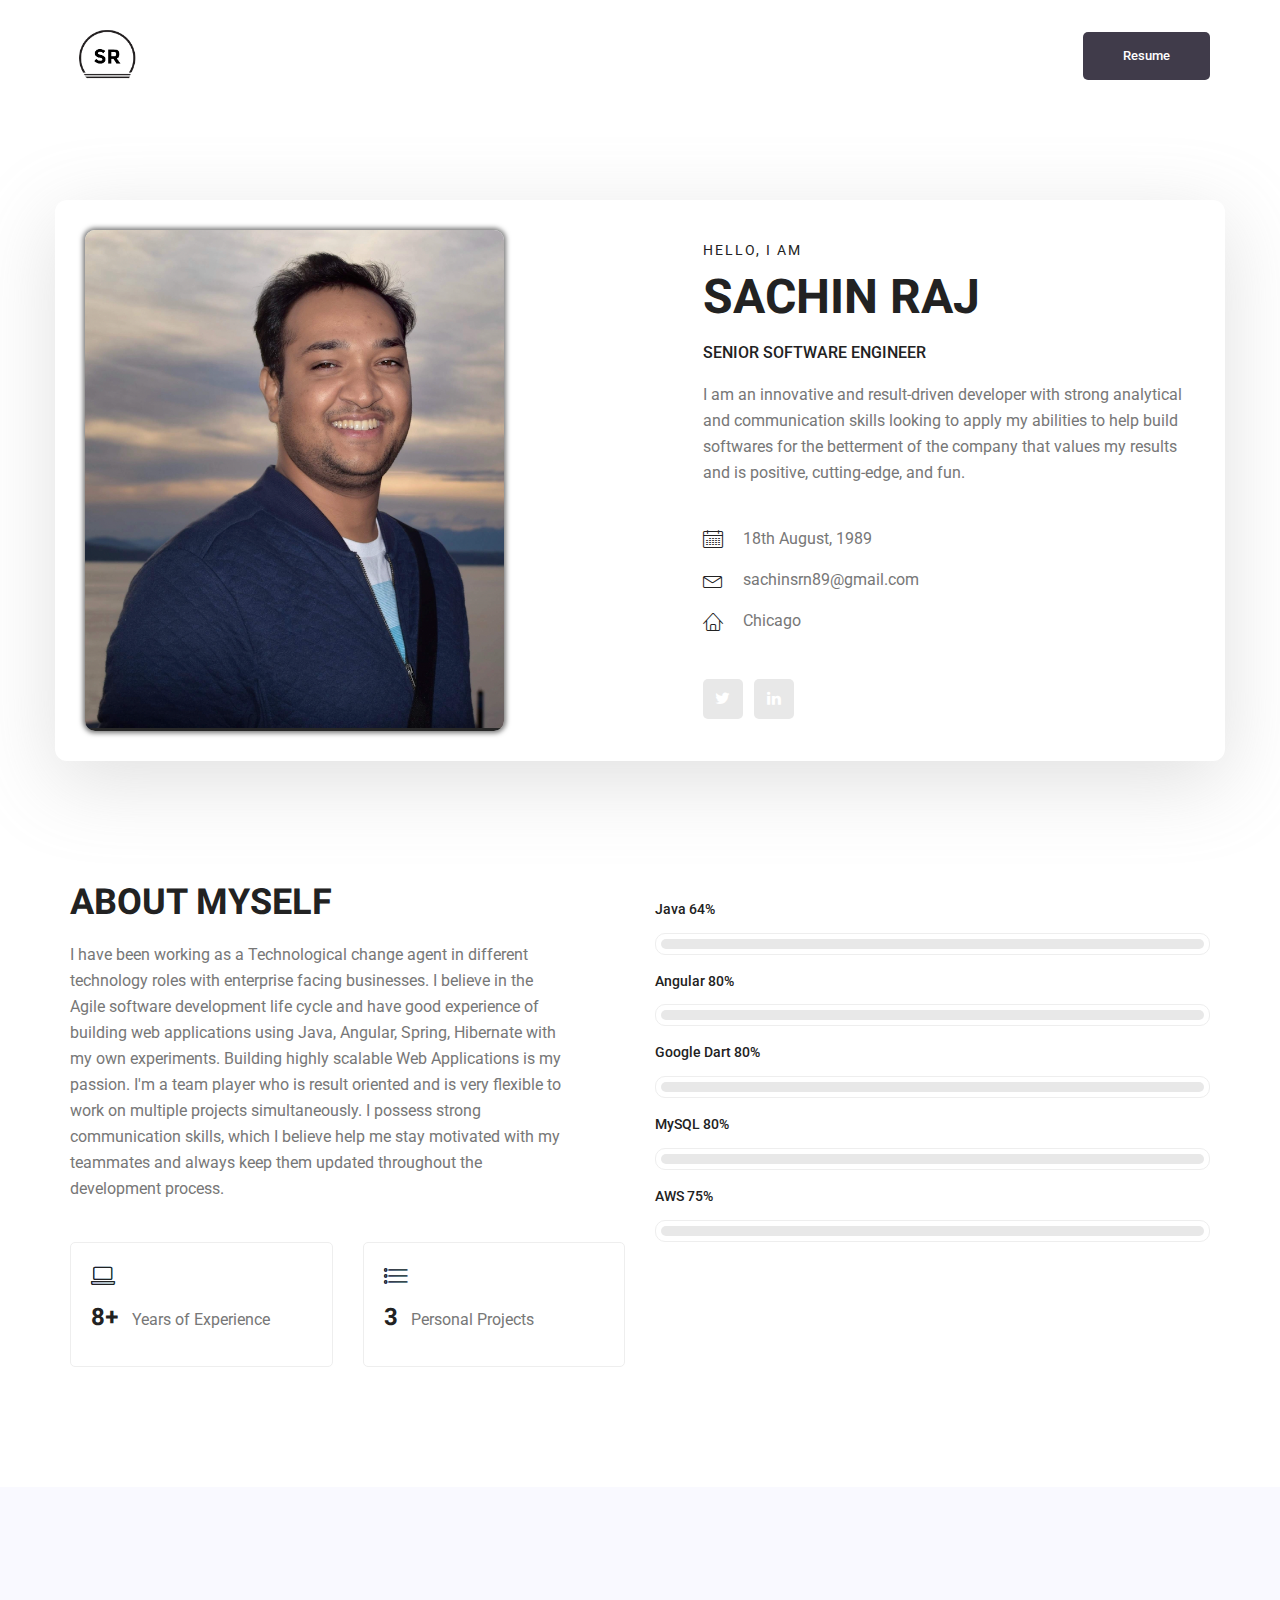
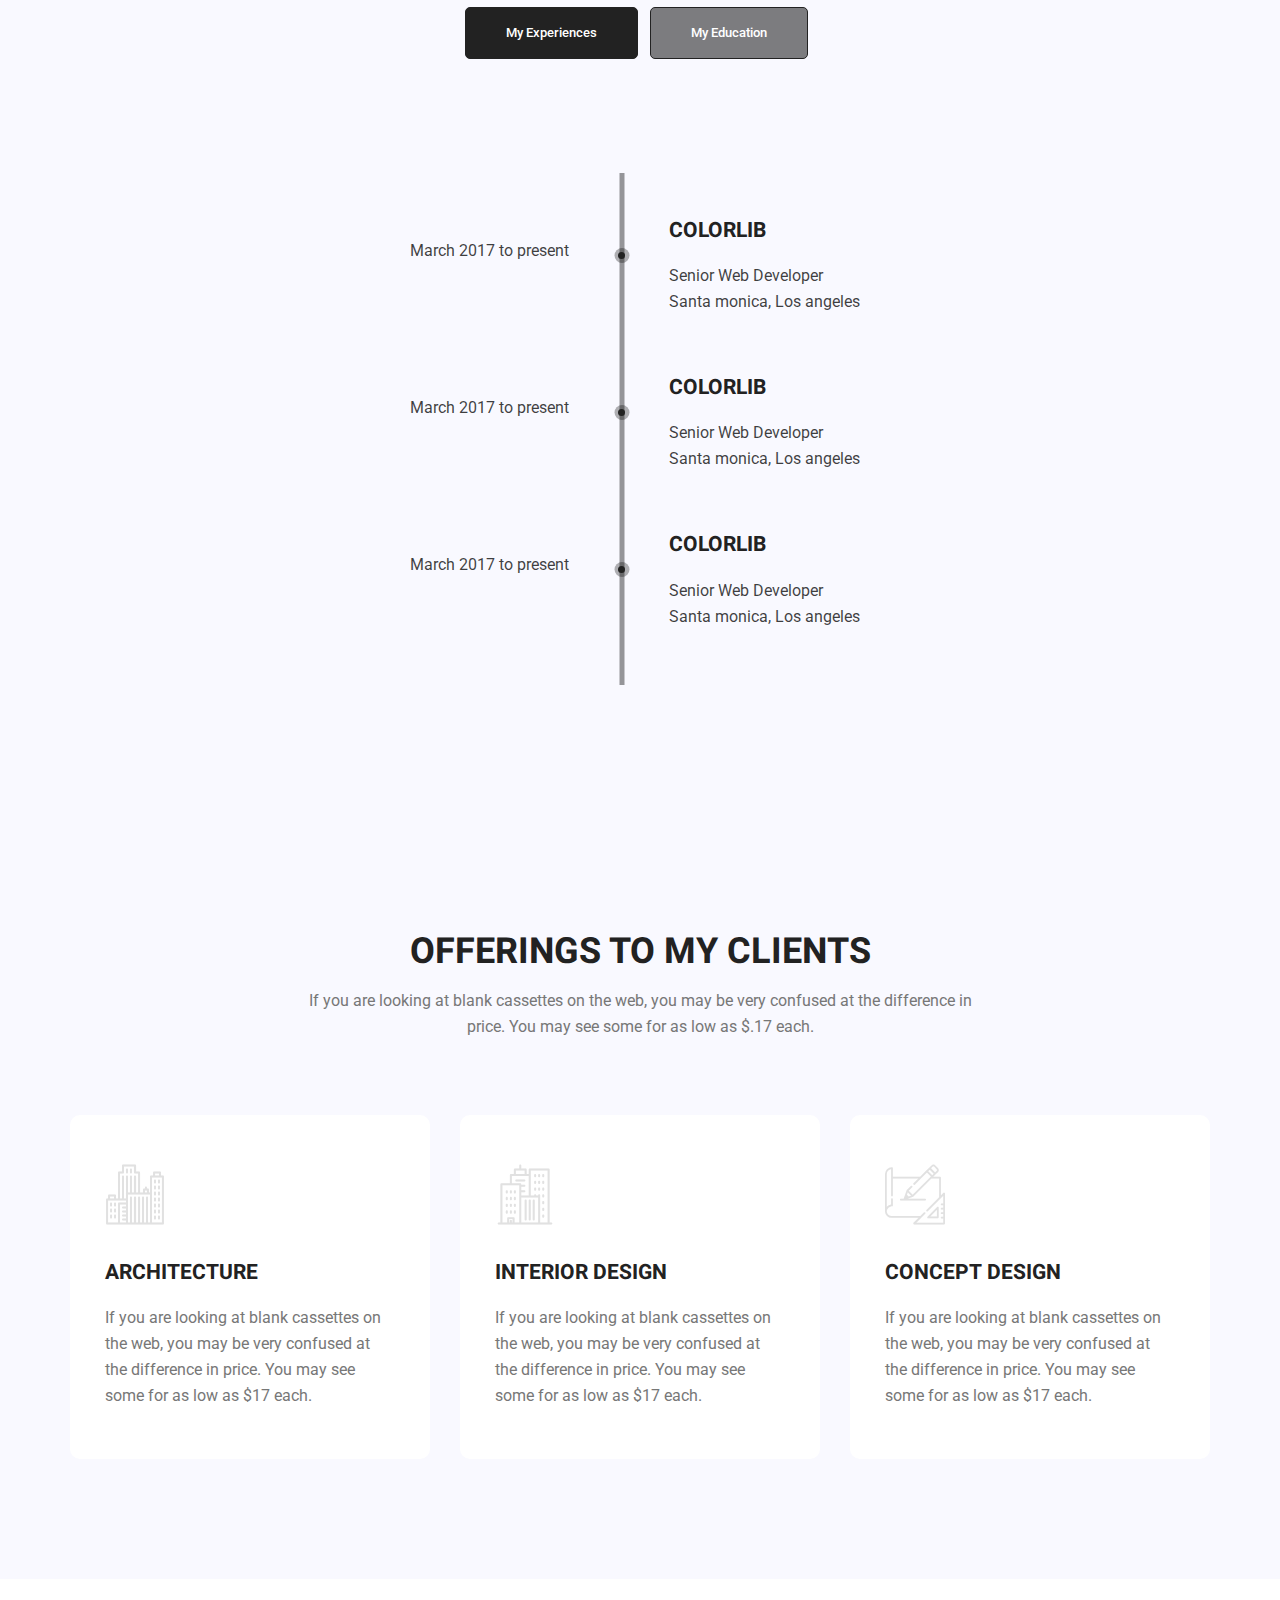
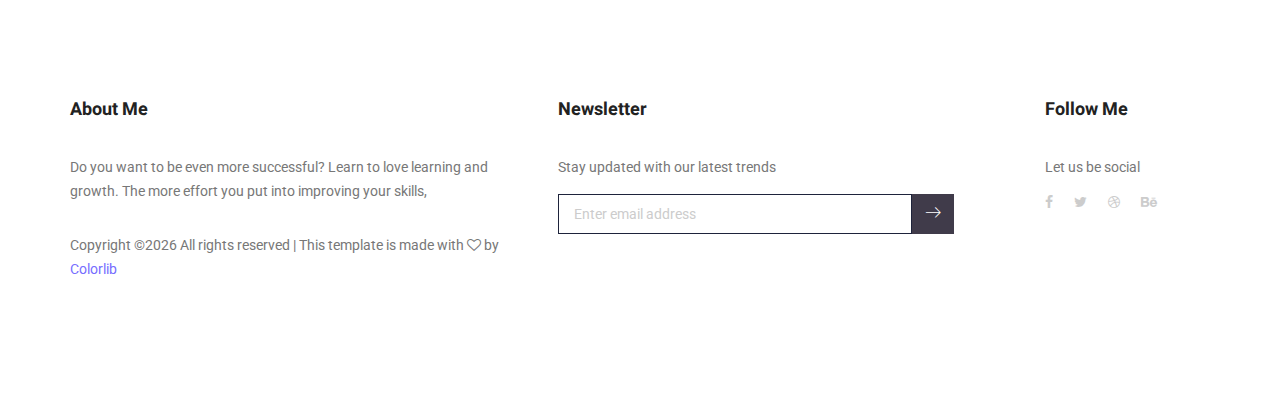
<file: index.html>
<!doctype html>
<html lang="en">
    <head>
        <!-- Required meta tags -->
        <meta charset="utf-8">
        <meta name="viewport" content="width=device-width, initial-scale=1, shrink-to-fit=no">
        <link rel="icon" href="img/favicon.png" type="image/png">
        <title>Sachin Raj Portfolio</title>
        <!-- Bootstrap CSS -->
        <link rel="stylesheet" href="css/bootstrap.css">
        <link rel="stylesheet" href="vendors/linericon/style.css">
        <link rel="stylesheet" href="css/font-awesome.min.css">
        <link rel="stylesheet" href="vendors/owl-carousel/owl.carousel.min.css">
        <link rel="stylesheet" href="vendors/lightbox/simpleLightbox.css">
        <link rel="stylesheet" href="vendors/nice-select/css/nice-select.css">
        <link rel="stylesheet" href="vendors/animate-css/animate.css">
        <link rel="stylesheet" href="vendors/popup/magnific-popup.css">
        <link rel="stylesheet" href="vendors/flaticon/flaticon.css">
        <!-- main css -->
        <link rel="stylesheet" href="css/style.css">
        <link rel="stylesheet" href="css/responsive.css">
    </head>
    <body>

        <!--================Header Menu Area =================-->
        <header class="header_area">
            <div class="main_menu">
            	<nav class="navbar navbar-expand-lg navbar-light">
					<div class="container box_1620">
						<!-- Brand and toggle get grouped for better mobile display -->
						<a class="navbar-brand logo_h" href="index.html"><img style="width:75px;" src="img/sraj-logo.png" alt=""></a>
						<button class="navbar-toggler" type="button" data-toggle="collapse" data-target="#navbarSupportedContent" aria-controls="navbarSupportedContent" aria-expanded="false" aria-label="Toggle navigation">
							<span class="icon-bar"></span>
							<span class="icon-bar"></span>
							<span class="icon-bar"></span>
						</button>
						<!-- Collect the nav links, forms, and other content for toggling -->
						<div class="" id="navbarSupportedContent">
							<ul class="nav navbar-nav menu_nav ml-auto">
								<li class="nav-item active"><a class="main_btn" target="_blank" href="assets/Resume-SachinRaj-2021.pdf">Resume</a></li>
								<!-- <li class="nav-item"><a class="nav-link" href="about-us.html">About</a></li>
								<li class="nav-item"><a class="nav-link" href="services.html">Services</a></li>
								<li class="nav-item submenu dropdown">
									<a href="#" class="nav-link dropdown-toggle" data-toggle="dropdown" role="button" aria-haspopup="true" aria-expanded="false">Pages</a>
									<ul class="dropdown-menu">
										<li class="nav-item"><a class="nav-link" href="portfolio.html">Portfolio</a></li>
										<li class="nav-item"><a class="nav-link" href="elements.html">Elements</a></li>
									</ul>
								</li>
								<li class="nav-item submenu dropdown">
									<a href="#" class="nav-link dropdown-toggle" data-toggle="dropdown" role="button" aria-haspopup="true" aria-expanded="false">Blog</a>
									<ul class="dropdown-menu">
										<li class="nav-item"><a class="nav-link" href="blog.html">Blog</a></li>
										<li class="nav-item"><a class="nav-link" href="single-blog.html">Blog Details</a></li>
									</ul>
								</li>
								<li class="nav-item"><a class="nav-link" href="contact.html">Contact</a></li>  -->
							</ul>
						</div>
					</div>
            	</nav>
            </div>
        </header>
        <!--================Header Menu Area =================-->

        <!--================Home Banner Area =================-->
        <section class="home_banner_area">
           	<div class="container box_1620">
           		<div class="banner_inner d-flex align-items-center">
					<div class="banner_content">
						<div class="media">
							<div class="d-flex d-flex-1">
								<img class="headshot" src="img/sachinraj.png" alt="">
							</div>
							<div class="media-body">
								<div class="personal_text">
									<h6>Hello, i am</h6>
									<h3>Sachin Raj</h3>
									<h4>Senior Software Engineer</h4>
                  <p>I am an innovative and result-driven developer with strong analytical and communication skills looking to apply my abilities to help build softwares for the betterment of the company that values my results and is positive, cutting-edge, and fun.</p>
									<ul class="list basic_info">
										<li><a href="#"><i class="lnr lnr-calendar-full"></i> 18th August, 1989</a></li>
										<li><a href="#"><i class="lnr lnr-envelope"></i> sachinsrn89@gmail.com</a></li>
										<li><a href="#"><i class="lnr lnr-home"></i> Chicago</a></li>
									</ul>
									<ul class="list personal_social">
										<li><a target="_blank" href="https://twitter.com/_SachinRaj"><i class="fa fa-twitter"></i></a></li>
										<li><a target="_blank" href="https://www.linkedin.com/in/rajsachin/"><i class="fa fa-linkedin"></i></a></li>
									</ul>
								</div>
							</div>
						</div>
					</div>
				</div>
            </div>
        </section>
        <!--================End Home Banner Area =================-->

        <!--================Welcome Area =================-->
        <section class="welcome_area p_120">
        	<div class="container">
        		<div class="row welcome_inner">
        			<div class="col-lg-6">
        				<div class="welcome_text">
        					<h4>About Myself</h4>
        					<p>I have been working as a Technological change agent in different technology roles with enterprise facing businesses. I believe in the Agile software development life cycle and have good experience of building web applications using Java, Angular, Spring, Hibernate with my own experiments. Building highly scalable Web Applications is my passion. I'm a team player who is result oriented and is very flexible to work on multiple projects simultaneously. I possess strong communication skills, which I believe help me stay motivated with my teammates and always keep them updated throughout the development process.</p>
        					<div class="row">
        						<div class="col-md-6">
        							<div class="wel_item">
        								<i class="lnr lnr-laptop"></i>
                        <div style="display: flex">
  								          <h4>8+ </h4>
    								        <p style="padding: 13px;">Years of Experience</p>
                        </div>
        							</div>
        						</div>
        						<div class="col-md-6">
        							<div class="wel_item">
        								<i class="lnr lnr-list"></i>
                        <div style="display: flex">
  								          <h4>3</h4>
    								        <p style="padding: 13px;">Personal Projects</p>
                        </div>
        							</div>
        						</div>
        					</div>
        				</div>
        			</div>
        			<div class="col-lg-6">
        				<div class="tools_expert">
        					<div class="skill_main">
								<div class="skill_item">
									<h4>Java <span class="counter">90</span>%</h4>
									<div class="progress_br">
										<div class="progress">
											<div class="progress-bar" role="progressbar" aria-valuenow="90" aria-valuemin="0" aria-valuemax="100"></div>
										</div>
									</div>
								</div>
								<div class="skill_item">
									<h4>Angular <span class="counter">80</span>%</h4>
									<div class="progress_br">
										<div class="progress">
											<div class="progress-bar" role="progressbar" aria-valuenow="80" aria-valuemin="0" aria-valuemax="100"></div>
										</div>
									</div>
								</div>
                <div class="skill_item">
									<h4>Google Dart <span class="counter">80</span>%</h4>
									<div class="progress_br">
										<div class="progress">
											<div class="progress-bar" role="progressbar" aria-valuenow="80" aria-valuemin="0" aria-valuemax="100"></div>
										</div>
									</div>
								</div>
								<div class="skill_item">
									<h4>MySQL <span class="counter">80</span>%</h4>
									<div class="progress_br">
										<div class="progress">
											<div class="progress-bar" role="progressbar" aria-valuenow="80" aria-valuemin="0" aria-valuemax="100"></div>
										</div>
									</div>
								</div>
								<div class="skill_item">
									<h4>AWS <span class="counter">75</span>%</h4>
									<div class="progress_br">
										<div class="progress">
											<div class="progress-bar" role="progressbar" aria-valuenow="75" aria-valuemin="0" aria-valuemax="100"></div>
										</div>
									</div>
								</div>
							</div>
        				</div>
        			</div>
        		</div>
        	</div>
        </section>
        <!--================End Welcome Area =================-->

        <!--================My Tabs Area =================-->
        <section class="mytabs_area p_120">
        	<div class="container">
        		<div class="tabs_inner">
					<ul class="nav nav-tabs" id="myTab" role="tablist">
						<li class="nav-item">
							<a class="nav-link active" id="home-tab" data-toggle="tab" href="#home" role="tab" aria-controls="home" aria-selected="true">My Experiences</a>
						</li>
						<li class="nav-item">
							<a class="nav-link" id="profile-tab" data-toggle="tab" href="#profile" role="tab" aria-controls="profile" aria-selected="false">My Education</a>
						</li>
					</ul>
					<div class="tab-content" id="myTabContent">
						<div class="tab-pane fade show active" id="home" role="tabpanel" aria-labelledby="home-tab">
							<ul class="list">
								<li>
									<span></span>
									<div class="media">
										<div class="d-flex">
											<p>March 2017 to present</p>
										</div>
										<div class="media-body">
											<h4>Colorlib</h4>
											<p>Senior Web Developer <br />Santa monica, Los angeles</p>
										</div>
									</div>
								</li>
								<li>
									<span></span>
									<div class="media">
										<div class="d-flex">
											<p>March 2017 to present</p>
										</div>
										<div class="media-body">
											<h4>Colorlib</h4>
											<p>Senior Web Developer <br />Santa monica, Los angeles</p>
										</div>
									</div>
								</li>
								<li>
								<span></span>
									<div class="media">
										<div class="d-flex">
											<p>March 2017 to present</p>
										</div>
										<div class="media-body">
											<h4>Colorlib</h4>
											<p>Senior Web Developer <br />Santa monica, Los angeles</p>
										</div>
									</div>
								</li>
							</ul>
						</div>
						<div class="tab-pane fade" id="profile" role="tabpanel" aria-labelledby="profile-tab">
							<ul class="list">
								<li>
									<span></span>
									<div class="media">
										<div class="d-flex">
											<p>March 2017 to present</p>
										</div>
										<div class="media-body">
											<h4>Colorlib</h4>
											<p>Senior Web Developer <br />Santa monica, Los angeles</p>
										</div>
									</div>
								</li>
								<li>
									<span></span>
									<div class="media">
										<div class="d-flex">
											<p>March 2017 to present</p>
										</div>
										<div class="media-body">
											<h4>Colorlib</h4>
											<p>Senior Web Developer <br />Santa monica, Los angeles</p>
										</div>
									</div>
								</li>
								<li>
								<span></span>
									<div class="media">
										<div class="d-flex">
											<p>March 2017 to present</p>
										</div>
										<div class="media-body">
											<h4>Colorlib</h4>
											<p>Senior Web Developer <br />Santa monica, Los angeles</p>
										</div>
									</div>
								</li>
							</ul>
						</div>
					</div>
        		</div>
        	</div>
        </section>
        <!--================End My Tabs Area =================-->

        <!--================Feature Area =================-->
        <section class="feature_area p_120">
        	<div class="container">
        		<div class="main_title">
        			<h2>offerings to my clients</h2>
        			<p>If you are looking at blank cassettes on the web, you may be very confused at the difference in price. You may see some for as low as $.17 each.</p>
        		</div>
        		<div class="feature_inner row">
        			<div class="col-lg-4 col-md-6">
        				<div class="feature_item">
        					<i class="flaticon-city"></i>
        					<h4>Architecture</h4>
        					<p>If you are looking at blank cassettes on the web, you may be very confused at the difference in price. You may see some for as low as $17 each.</p>
        				</div>
        			</div>
        			<div class="col-lg-4 col-md-6">
        				<div class="feature_item">
        					<i class="flaticon-skyline"></i>
        					<h4>Interior Design</h4>
        					<p>If you are looking at blank cassettes on the web, you may be very confused at the difference in price. You may see some for as low as $17 each.</p>
        				</div>
        			</div>
        			<div class="col-lg-4 col-md-6">
        				<div class="feature_item">
        					<i class="flaticon-sketch"></i>
        					<h4>Concept Design</h4>
        					<p>If you are looking at blank cassettes on the web, you may be very confused at the difference in price. You may see some for as low as $17 each.</p>
        				</div>
        			</div>
        		</div>
        	</div>
        </section>
        <!--================End Feature Area =================-->

        <!--================Footer Area =================-->
        <footer class="footer_area p_120">
        	<div class="container">
        		<div class="row footer_inner">
        			<div class="col-lg-5 col-sm-6">
        				<aside class="f_widget ab_widget">
        					<div class="f_title">
        						<h3>About Me</h3>
        					</div>
        					<p>Do you want to be even more successful? Learn to love learning and growth. The more effort you put into improving your skills,</p>
        					<p>
                    <!-- Link back to Colorlib can't be removed. Template is licensed under CC BY 3.0. -->
                    Copyright &copy;<script>document.write(new Date().getFullYear());</script> All rights reserved | This template is made with <i class="fa fa-heart-o" aria-hidden="true"></i> by <a href="https://colorlib.com" target="_blank">Colorlib</a>
                    <!-- Link back to Colorlib can't be removed. Template is licensed under CC BY 3.0. -->
                  </p>
        				</aside>
        			</div>
        			<div class="col-lg-5 col-sm-6">
        				<aside class="f_widget news_widget">
        					<div class="f_title">
        						<h3>Newsletter</h3>
        					</div>
        					<p>Stay updated with our latest trends</p>
        					<div id="mc_embed_signup">
                                <form target="_blank" action="https://spondonit.us12.list-manage.com/subscribe/post?u=1462626880ade1ac87bd9c93a&amp;id=92a4423d01" method="get" class="subscribe_form relative">
                                	<div class="input-group d-flex flex-row">
                                        <input name="EMAIL" placeholder="Enter email address" onfocus="this.placeholder = ''" onblur="this.placeholder = 'Email Address '" required="" type="email">
                                        <button class="btn sub-btn"><span class="lnr lnr-arrow-right"></span></button>
                                    </div>
                                    <div class="mt-10 info"></div>
                                </form>
                            </div>
        				</aside>
        			</div>
        			<div class="col-lg-2">
        				<aside class="f_widget social_widget">
        					<div class="f_title">
        						<h3>Follow Me</h3>
        					</div>
        					<p>Let us be social</p>
        					<ul class="list">
        						<li><a href="#"><i class="fa fa-facebook"></i></a></li>
        						<li><a href="#"><i class="fa fa-twitter"></i></a></li>
        						<li><a href="#"><i class="fa fa-dribbble"></i></a></li>
        						<li><a href="#"><i class="fa fa-behance"></i></a></li>
        					</ul>
        				</aside>
        			</div>
        		</div>
        	</div>
        </footer>
        <!--================End Footer Area =================-->






        <!-- Optional JavaScript -->
        <!-- jQuery first, then Popper.js, then Bootstrap JS -->
        <script src="js/jquery-3.3.1.min.js"></script>
        <script src="js/popper.js"></script>
        <script src="js/bootstrap.min.js"></script>
        <script src="js/stellar.js"></script>
        <script src="vendors/lightbox/simpleLightbox.min.js"></script>
        <script src="vendors/nice-select/js/jquery.nice-select.min.js"></script>
        <script src="vendors/isotope/imagesloaded.pkgd.min.js"></script>
        <script src="vendors/isotope/isotope.pkgd.min.js"></script>
        <script src="vendors/owl-carousel/owl.carousel.min.js"></script>
        <script src="vendors/popup/jquery.magnific-popup.min.js"></script>
        <script src="js/jquery.ajaxchimp.min.js"></script>
        <script src="vendors/counter-up/jquery.waypoints.min.js"></script>
        <script src="vendors/counter-up/jquery.counterup.min.js"></script>
        <script src="js/mail-script.js"></script>
        <script src="js/theme.js"></script>
    </body>
</html>
</file>
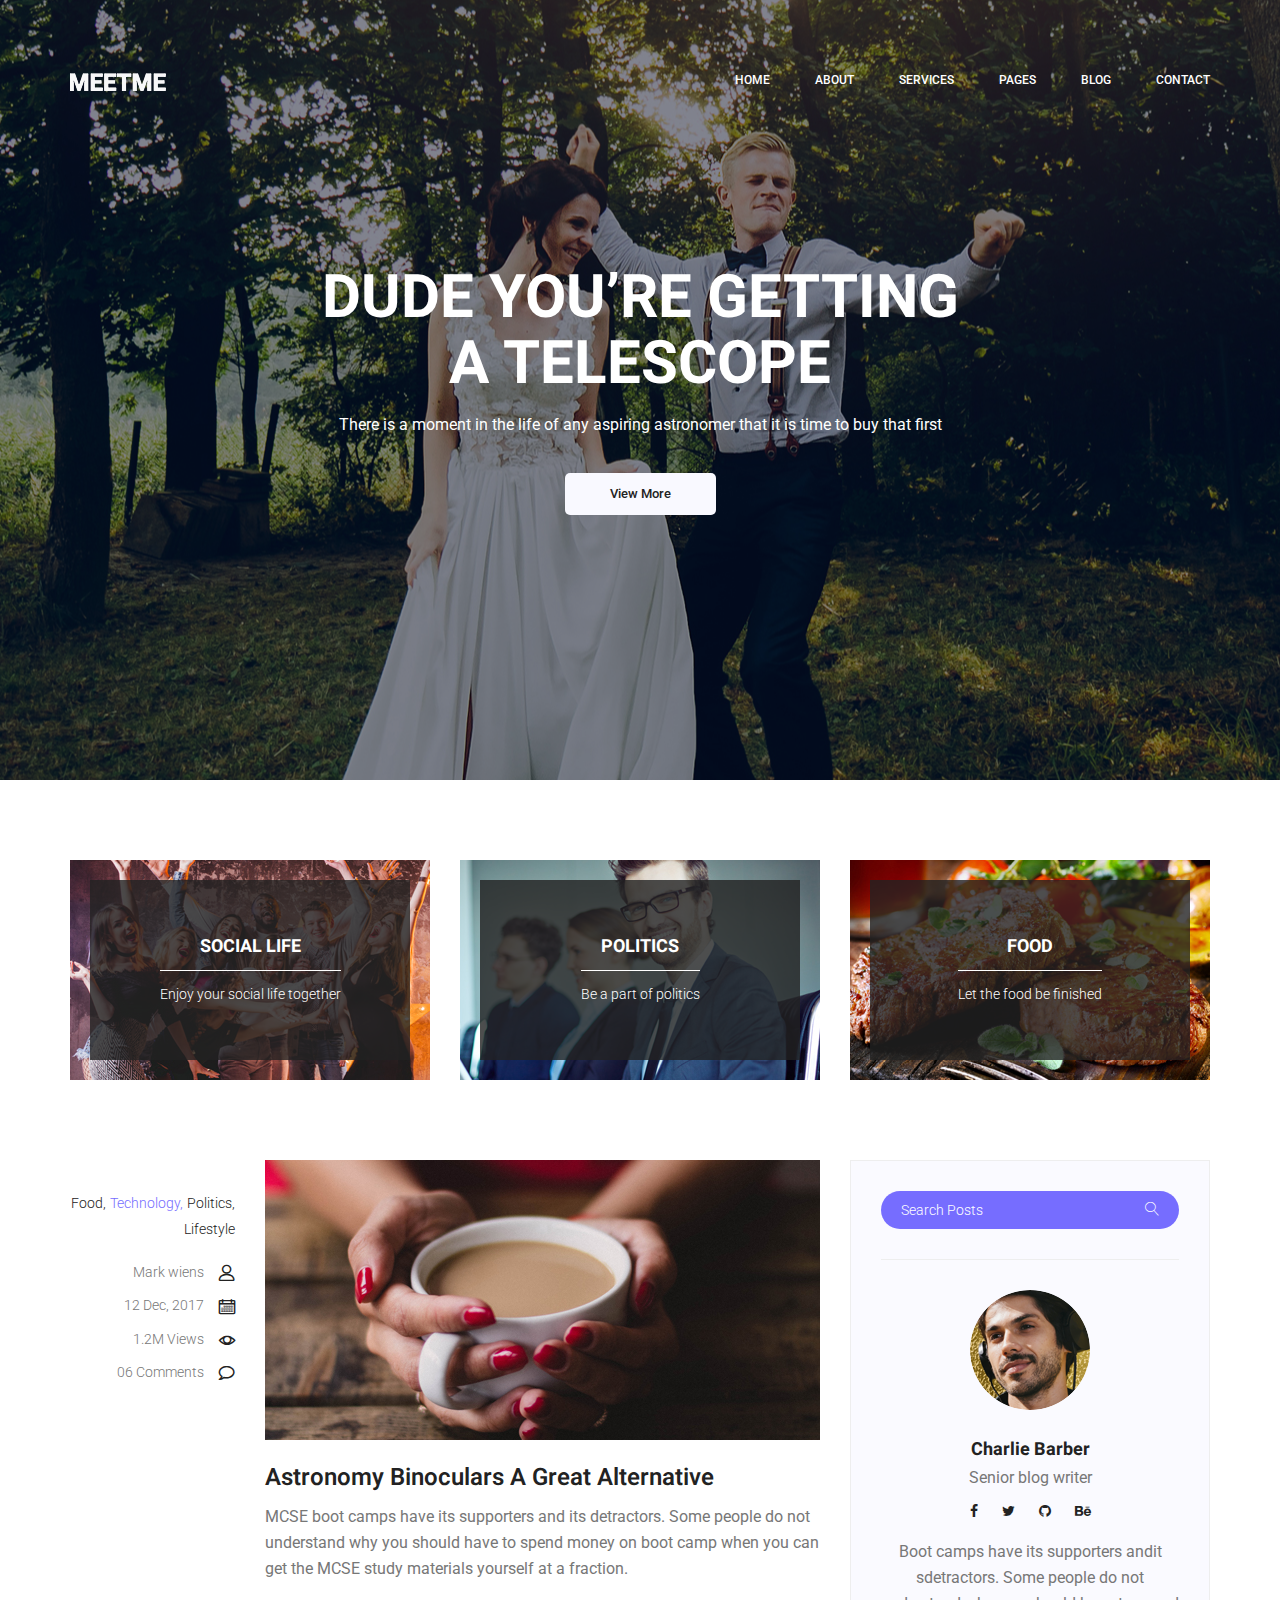
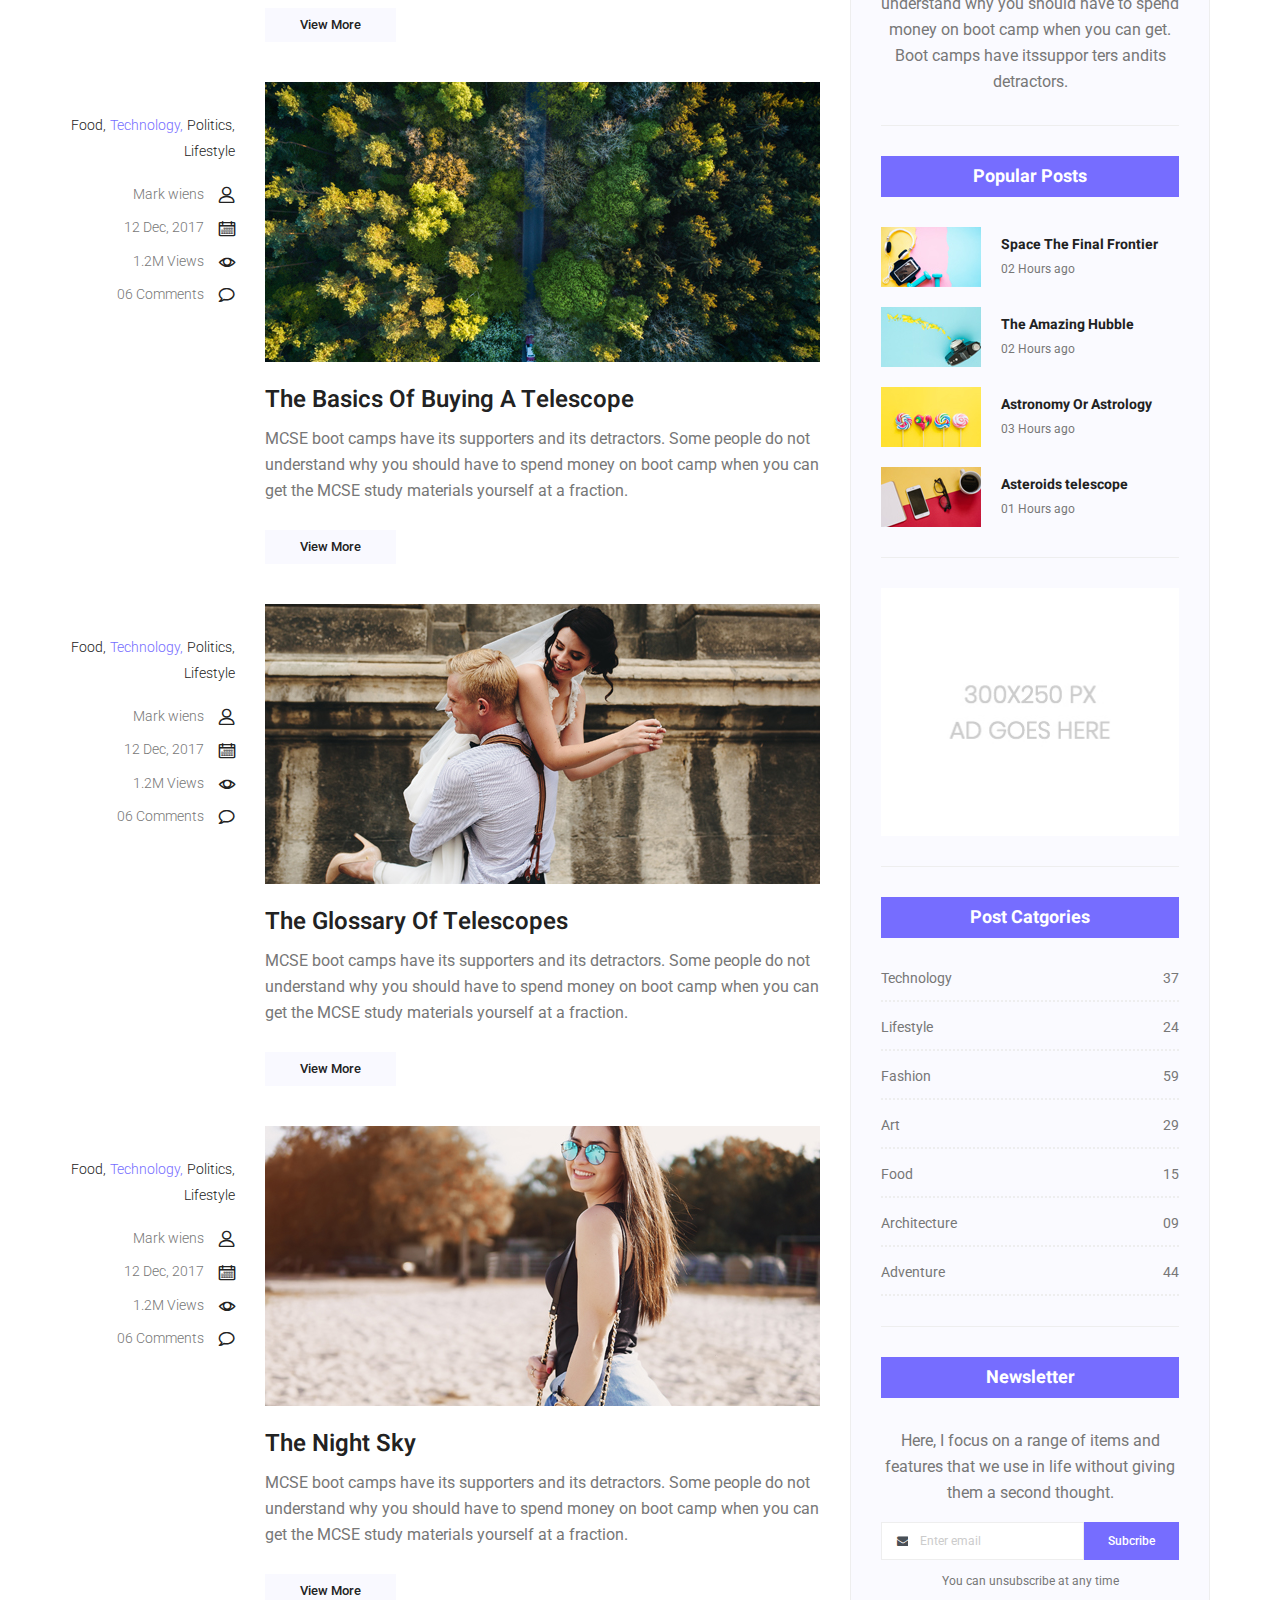
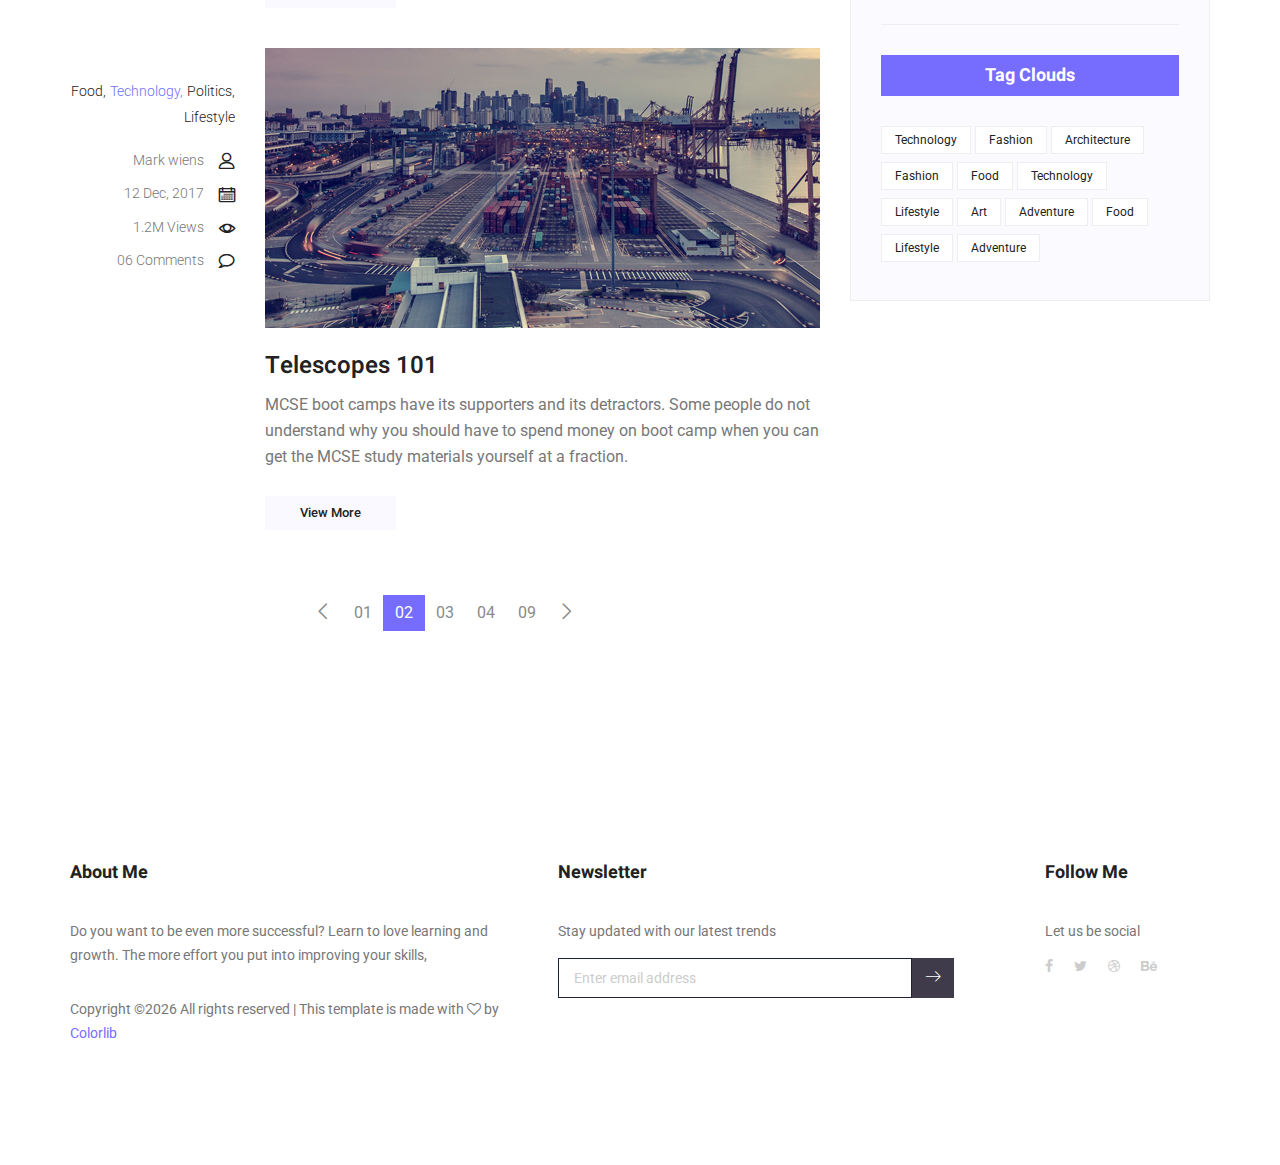
<file: blog.html>
<!doctype html>
<html lang="en">
    <head>
        <!-- Required meta tags -->
        <meta charset="utf-8">
        <meta name="viewport" content="width=device-width, initial-scale=1, shrink-to-fit=no">
        <link rel="icon" href="img/favicon.png" type="image/png">
        <title>MeetMe Personal</title>
        <!-- Bootstrap CSS -->
        <link rel="stylesheet" href="css/bootstrap.css">
        <link rel="stylesheet" href="vendors/linericon/style.css">
        <link rel="stylesheet" href="css/font-awesome.min.css">
        <link rel="stylesheet" href="vendors/owl-carousel/owl.carousel.min.css">
        <link rel="stylesheet" href="vendors/lightbox/simpleLightbox.css">
        <link rel="stylesheet" href="vendors/nice-select/css/nice-select.css">
        <link rel="stylesheet" href="vendors/animate-css/animate.css">
        <link rel="stylesheet" href="vendors/popup/magnific-popup.css">
        <!-- main css -->
        <link rel="stylesheet" href="css/style.css">
        <link rel="stylesheet" href="css/responsive.css">
    </head>
    <body>
        
        <!--================Header Menu Area =================-->
        <header class="header_area">
            <div class="main_menu">
            	<nav class="navbar navbar-expand-lg navbar-light">
					<div class="container box_1620">
						<!-- Brand and toggle get grouped for better mobile display -->
						<a class="navbar-brand logo_h" href="index.html"><img src="img/logo.png" alt=""></a>
						<button class="navbar-toggler" type="button" data-toggle="collapse" data-target="#navbarSupportedContent" aria-controls="navbarSupportedContent" aria-expanded="false" aria-label="Toggle navigation">
							<span class="icon-bar"></span>
							<span class="icon-bar"></span>
							<span class="icon-bar"></span>
						</button>
						<!-- Collect the nav links, forms, and other content for toggling -->
						<div class="collapse navbar-collapse offset" id="navbarSupportedContent">
							<ul class="nav navbar-nav menu_nav ml-auto">
								<li class="nav-item active"><a class="nav-link" href="index.html">Home</a></li> 
								<li class="nav-item"><a class="nav-link" href="about-us.html">About</a></li> 
								<li class="nav-item"><a class="nav-link" href="services.html">Services</a></li> 
								<li class="nav-item submenu dropdown">
									<a href="#" class="nav-link dropdown-toggle" data-toggle="dropdown" role="button" aria-haspopup="true" aria-expanded="false">Pages</a>
									<ul class="dropdown-menu">
										<li class="nav-item"><a class="nav-link" href="portfolio.html">Portfolio</a></li>
										<li class="nav-item"><a class="nav-link" href="elements.html">Elements</a></li>
									</ul>
								</li> 
								<li class="nav-item submenu dropdown">
									<a href="#" class="nav-link dropdown-toggle" data-toggle="dropdown" role="button" aria-haspopup="true" aria-expanded="false">Blog</a>
									<ul class="dropdown-menu">
										<li class="nav-item"><a class="nav-link" href="blog.html">Blog</a></li>
										<li class="nav-item"><a class="nav-link" href="single-blog.html">Blog Details</a></li>
									</ul>
								</li> 
								<li class="nav-item"><a class="nav-link" href="contact.html">Contact</a></li>
							</ul>
						</div> 
					</div>
            	</nav>
            </div>
        </header>
        <!--================Header Menu Area =================-->
        
        <!--================Home Banner Area =================-->
        <section class="home_banner_area blog_banner">
            <div class="banner_inner d-flex align-items-center">
            	<div class="overlay bg-parallax" data-stellar-ratio="0.9" data-stellar-vertical-offset="0" data-background=""></div>
				<div class="container">
					<div class="blog_b_text text-center">
						<h2>Dude You’re Getting <br /> a Telescope</h2>
						<p>There is a moment in the life of any aspiring astronomer that it is time to buy that first</p>
						<a class="white_bg_btn" href="#">View More</a>
					</div>
				</div>
            </div>
        </section>
        <!--================End Home Banner Area =================-->
        
        <!--================Blog Categorie Area =================-->
        <section class="blog_categorie_area">
            <div class="container">
                <div class="row">
                    <div class="col-lg-4">
                        <div class="categories_post">
                            <img src="img/blog/cat-post/cat-post-3.jpg" alt="post">
                            <div class="categories_details">
                                <div class="categories_text">
                                    <a href="blog-details.html"><h5>Social Life</h5></a>
                                    <div class="border_line"></div>
                                    <p>Enjoy your social life together</p>
                                </div>
                            </div>
                        </div>
                    </div>
                    <div class="col-lg-4">
                        <div class="categories_post">
                            <img src="img/blog/cat-post/cat-post-2.jpg" alt="post">
                            <div class="categories_details">
                                <div class="categories_text">
                                    <a href="blog-details.html"><h5>Politics</h5></a>
                                    <div class="border_line"></div>
                                    <p>Be a part of politics</p>
                                </div>
                            </div>
                        </div>
                    </div>
                    <div class="col-lg-4">
                        <div class="categories_post">
                            <img src="img/blog/cat-post/cat-post-1.jpg" alt="post">
                            <div class="categories_details">
                                <div class="categories_text">
                                    <a href="blog-details.html"><h5>Food</h5></a>
                                    <div class="border_line"></div>
                                    <p>Let the food be finished</p>
                                </div>
                            </div>
                        </div>
                    </div>
                </div>
            </div>
        </section>
        <!--================Blog Categorie Area =================-->
        
        <!--================Blog Area =================-->
        <section class="blog_area">
            <div class="container">
                <div class="row">
                    <div class="col-lg-8">
                        <div class="blog_left_sidebar">
                            <article class="row blog_item">
                               <div class="col-md-3">
                                   <div class="blog_info text-right">
                                        <div class="post_tag">
                                            <a href="#">Food,</a>
                                            <a class="active" href="#">Technology,</a>
                                            <a href="#">Politics,</a>
                                            <a href="#">Lifestyle</a>
                                        </div>
                                        <ul class="blog_meta list">
                                            <li><a href="#">Mark wiens<i class="lnr lnr-user"></i></a></li>
                                            <li><a href="#">12 Dec, 2017<i class="lnr lnr-calendar-full"></i></a></li>
                                            <li><a href="#">1.2M Views<i class="lnr lnr-eye"></i></a></li>
                                            <li><a href="#">06 Comments<i class="lnr lnr-bubble"></i></a></li>
                                        </ul>
                                    </div>
                               </div>
                                <div class="col-md-9">
                                    <div class="blog_post">
                                        <img src="img/blog/main-blog/m-blog-1.jpg" alt="">
                                        <div class="blog_details">
                                            <a href="single-blog.html"><h2>Astronomy Binoculars A Great Alternative</h2></a>
                                            <p>MCSE boot camps have its supporters and its detractors. Some people do not understand why you should have to spend money on boot camp when you can get the MCSE study materials yourself at a fraction.</p>
                                            <a href="single-blog.html" class="white_bg_btn">View More</a>
                                        </div>
                                    </div>
                                </div>
                            </article>
                            <article class="row blog_item">
                               <div class="col-md-3">
                                   <div class="blog_info text-right">
                                        <div class="post_tag">
                                            <a href="#">Food,</a>
                                            <a class="active" href="#">Technology,</a>
                                            <a href="#">Politics,</a>
                                            <a href="#">Lifestyle</a>
                                        </div>
                                        <ul class="blog_meta list">
                                            <li><a href="#">Mark wiens<i class="lnr lnr-user"></i></a></li>
                                            <li><a href="#">12 Dec, 2017<i class="lnr lnr-calendar-full"></i></a></li>
                                            <li><a href="#">1.2M Views<i class="lnr lnr-eye"></i></a></li>
                                            <li><a href="#">06 Comments<i class="lnr lnr-bubble"></i></a></li>
                                        </ul>
                                    </div>
                               </div>
                                <div class="col-md-9">
                                    <div class="blog_post">
                                        <img src="img/blog/main-blog/m-blog-2.jpg" alt="">
                                        <div class="blog_details">
                                            <a href="single-blog.html"><h2>The Basics Of Buying A Telescope</h2></a>
                                            <p>MCSE boot camps have its supporters and its detractors. Some people do not understand why you should have to spend money on boot camp when you can get the MCSE study materials yourself at a fraction.</p>
                                            <a href="single-blog.html" class="white_bg_btn">View More</a>
                                        </div>
                                    </div>
                                </div>
                            </article>
                            <article class="row blog_item">
                               <div class="col-md-3">
                                   <div class="blog_info text-right">
                                        <div class="post_tag">
                                            <a href="#">Food,</a>
                                            <a class="active" href="#">Technology,</a>
                                            <a href="#">Politics,</a>
                                            <a href="#">Lifestyle</a>
                                        </div>
                                        <ul class="blog_meta list">
                                            <li><a href="#">Mark wiens<i class="lnr lnr-user"></i></a></li>
                                            <li><a href="#">12 Dec, 2017<i class="lnr lnr-calendar-full"></i></a></li>
                                            <li><a href="#">1.2M Views<i class="lnr lnr-eye"></i></a></li>
                                            <li><a href="#">06 Comments<i class="lnr lnr-bubble"></i></a></li>
                                        </ul>
                                    </div>
                               </div>
                                <div class="col-md-9">
                                    <div class="blog_post">
                                        <img src="img/blog/main-blog/m-blog-3.jpg" alt="">
                                        <div class="blog_details">
                                            <a href="single-blog.html"><h2>The Glossary Of Telescopes</h2></a>
                                            <p>MCSE boot camps have its supporters and its detractors. Some people do not understand why you should have to spend money on boot camp when you can get the MCSE study materials yourself at a fraction.</p>
                                            <a href="single-blog.html" class="white_bg_btn">View More</a>
                                        </div>
                                    </div>
                                </div>
                            </article>
                            <article class="row blog_item">
                               <div class="col-md-3">
                                   <div class="blog_info text-right">
                                        <div class="post_tag">
                                            <a href="#">Food,</a>
                                            <a class="active" href="#">Technology,</a>
                                            <a href="#">Politics,</a>
                                            <a href="#">Lifestyle</a>
                                        </div>
                                        <ul class="blog_meta list">
                                            <li><a href="#">Mark wiens<i class="lnr lnr-user"></i></a></li>
                                            <li><a href="#">12 Dec, 2017<i class="lnr lnr-calendar-full"></i></a></li>
                                            <li><a href="#">1.2M Views<i class="lnr lnr-eye"></i></a></li>
                                            <li><a href="#">06 Comments<i class="lnr lnr-bubble"></i></a></li>
                                        </ul>
                                    </div>
                               </div>
                                <div class="col-md-9">
                                    <div class="blog_post">
                                        <img src="img/blog/main-blog/m-blog-4.jpg" alt="">
                                        <div class="blog_details">
                                            <a href="single-blog.html"><h2>The Night Sky</h2></a>
                                            <p>MCSE boot camps have its supporters and its detractors. Some people do not understand why you should have to spend money on boot camp when you can get the MCSE study materials yourself at a fraction.</p>
                                            <a href="single-blog.html" class="white_bg_btn">View More</a>
                                        </div>
                                    </div>
                                </div>
                            </article>
                            <article class="row blog_item">
                               <div class="col-md-3">
                                   <div class="blog_info text-right">
                                        <div class="post_tag">
                                            <a href="#">Food,</a>
                                            <a class="active" href="#">Technology,</a>
                                            <a href="#">Politics,</a>
                                            <a href="#">Lifestyle</a>
                                        </div>
                                        <ul class="blog_meta list">
                                            <li><a href="#">Mark wiens<i class="lnr lnr-user"></i></a></li>
                                            <li><a href="#">12 Dec, 2017<i class="lnr lnr-calendar-full"></i></a></li>
                                            <li><a href="#">1.2M Views<i class="lnr lnr-eye"></i></a></li>
                                            <li><a href="#">06 Comments<i class="lnr lnr-bubble"></i></a></li>
                                        </ul>
                                    </div>
                               </div>
                                <div class="col-md-9">
                                    <div class="blog_post">
                                        <img src="img/blog/main-blog/m-blog-5.jpg" alt="">
                                        <div class="blog_details">
                                            <a href="single-blog.html"><h2>Telescopes 101</h2></a>
                                            <p>MCSE boot camps have its supporters and its detractors. Some people do not understand why you should have to spend money on boot camp when you can get the MCSE study materials yourself at a fraction.</p>
                                            <a href="single-blog.html" class="white_bg_btn">View More</a>
                                        </div>
                                    </div>
                                </div>
                            </article>
                            <nav class="blog-pagination justify-content-center d-flex">
		                        <ul class="pagination">
		                            <li class="page-item">
		                                <a href="#" class="page-link" aria-label="Previous">
		                                    <span aria-hidden="true">
		                                        <span class="lnr lnr-chevron-left"></span>
		                                    </span>
		                                </a>
		                            </li>
		                            <li class="page-item"><a href="#" class="page-link">01</a></li>
		                            <li class="page-item active"><a href="#" class="page-link">02</a></li>
		                            <li class="page-item"><a href="#" class="page-link">03</a></li>
		                            <li class="page-item"><a href="#" class="page-link">04</a></li>
		                            <li class="page-item"><a href="#" class="page-link">09</a></li>
		                            <li class="page-item">
		                                <a href="#" class="page-link" aria-label="Next">
		                                    <span aria-hidden="true">
		                                        <span class="lnr lnr-chevron-right"></span>
		                                    </span>
		                                </a>
		                            </li>
		                        </ul>
		                    </nav>
                        </div>
                    </div>
                    <div class="col-lg-4">
                        <div class="blog_right_sidebar">
                            <aside class="single_sidebar_widget search_widget">
                                <div class="input-group">
                                    <input type="text" class="form-control" placeholder="Search Posts">
                                    <span class="input-group-btn">
                                        <button class="btn btn-default" type="button"><i class="lnr lnr-magnifier"></i></button>
                                    </span>
                                </div><!-- /input-group -->
                                <div class="br"></div>
                            </aside>
                            <aside class="single_sidebar_widget author_widget">
                                <img class="author_img rounded-circle" src="img/blog/author.png" alt="">
                                <h4>Charlie Barber</h4>
                                <p>Senior blog writer</p>
                                <div class="social_icon">
                                    <a href="#"><i class="fa fa-facebook"></i></a>
                                    <a href="#"><i class="fa fa-twitter"></i></a>
                                    <a href="#"><i class="fa fa-github"></i></a>
                                    <a href="#"><i class="fa fa-behance"></i></a>
                                </div>
                                <p>Boot camps have its supporters andit sdetractors. Some people do not understand why you should have to spend money on boot camp when you can get. Boot camps have itssuppor ters andits detractors.</p>
                                <div class="br"></div>
                            </aside>
                            <aside class="single_sidebar_widget popular_post_widget">
                                <h3 class="widget_title">Popular Posts</h3>
                                <div class="media post_item">
                                    <img src="img/blog/popular-post/post1.jpg" alt="post">
                                    <div class="media-body">
                                        <a href="blog-details.html"><h3>Space The Final Frontier</h3></a>
                                        <p>02 Hours ago</p>
                                    </div>
                                </div>
                                <div class="media post_item">
                                    <img src="img/blog/popular-post/post2.jpg" alt="post">
                                    <div class="media-body">
                                        <a href="blog-details.html"><h3>The Amazing Hubble</h3></a>
                                        <p>02 Hours ago</p>
                                    </div>
                                </div>
                                <div class="media post_item">
                                    <img src="img/blog/popular-post/post3.jpg" alt="post">
                                    <div class="media-body">
                                        <a href="blog-details.html"><h3>Astronomy Or Astrology</h3></a>
                                        <p>03 Hours ago</p>
                                    </div>
                                </div>
                                <div class="media post_item">
                                    <img src="img/blog/popular-post/post4.jpg" alt="post">
                                    <div class="media-body">
                                        <a href="blog-details.html"><h3>Asteroids telescope</h3></a>
                                        <p>01 Hours ago</p>
                                    </div>
                                </div>
                                <div class="br"></div>
                            </aside>
                            <aside class="single_sidebar_widget ads_widget">
                                <a href="#"><img class="img-fluid" src="img/blog/add.jpg" alt=""></a>
                                <div class="br"></div>
                            </aside>
                            <aside class="single_sidebar_widget post_category_widget">
                                <h4 class="widget_title">Post Catgories</h4>
                                <ul class="list cat-list">
                                    <li>
                                        <a href="#" class="d-flex justify-content-between">
                                            <p>Technology</p>
                                            <p>37</p>
                                        </a>
                                    </li>
                                    <li>
                                        <a href="#" class="d-flex justify-content-between">
                                            <p>Lifestyle</p>
                                            <p>24</p>
                                        </a>
                                    </li>
                                    <li>
                                        <a href="#" class="d-flex justify-content-between">
                                            <p>Fashion</p>
                                            <p>59</p>
                                        </a>
                                    </li>
                                    <li>
                                        <a href="#" class="d-flex justify-content-between">
                                            <p>Art</p>
                                            <p>29</p>
                                        </a>
                                    </li>
                                    <li>
                                        <a href="#" class="d-flex justify-content-between">
                                            <p>Food</p>
                                            <p>15</p>
                                        </a>
                                    </li>
                                    <li>
                                        <a href="#" class="d-flex justify-content-between">
                                            <p>Architecture</p>
                                            <p>09</p>
                                        </a>
                                    </li>
                                    <li>
                                        <a href="#" class="d-flex justify-content-between">
                                            <p>Adventure</p>
                                            <p>44</p>
                                        </a>
                                    </li>															
                                </ul>
                                <div class="br"></div>
                            </aside>
                            <aside class="single-sidebar-widget newsletter_widget">
                                <h4 class="widget_title">Newsletter</h4>
                                <p>
                                Here, I focus on a range of items and features that we use in life without
                                giving them a second thought.
                                </p>
                                <div class="form-group d-flex flex-row">
                                    <div class="input-group">
                                        <div class="input-group-prepend">
                                            <div class="input-group-text"><i class="fa fa-envelope" aria-hidden="true"></i></div>
                                        </div>
                                        <input type="text" class="form-control" id="inlineFormInputGroup" placeholder="Enter email" onfocus="this.placeholder = ''" onblur="this.placeholder = 'Enter email'">
                                    </div>
                                    <a href="#" class="bbtns">Subcribe</a>
                                </div>	
                                <p class="text-bottom">You can unsubscribe at any time</p>	
                                <div class="br"></div>							
                            </aside>
                            <aside class="single-sidebar-widget tag_cloud_widget">
                                <h4 class="widget_title">Tag Clouds</h4>
                                <ul class="list">
                                    <li><a href="#">Technology</a></li>
                                    <li><a href="#">Fashion</a></li>
                                    <li><a href="#">Architecture</a></li>
                                    <li><a href="#">Fashion</a></li>
                                    <li><a href="#">Food</a></li>
                                    <li><a href="#">Technology</a></li>
                                    <li><a href="#">Lifestyle</a></li>
                                    <li><a href="#">Art</a></li>
                                    <li><a href="#">Adventure</a></li>
                                    <li><a href="#">Food</a></li>
                                    <li><a href="#">Lifestyle</a></li>
                                    <li><a href="#">Adventure</a></li>
                                </ul>
                            </aside>
                        </div>
                    </div>
                </div>
            </div>
        </section>
        <!--================Blog Area =================-->
        
        <!--================Footer Area =================-->
        <footer class="footer_area p_120">
        	<div class="container">
        		<div class="row footer_inner">
        			<div class="col-lg-5 col-sm-6">
        				<aside class="f_widget ab_widget">
        					<div class="f_title">
        						<h3>About Me</h3>
        					</div>
        					<p>Do you want to be even more successful? Learn to love learning and growth. The more effort you put into improving your skills,</p>
        					<p><!-- Link back to Colorlib can't be removed. Template is licensed under CC BY 3.0. -->
Copyright &copy;<script>document.write(new Date().getFullYear());</script> All rights reserved | This template is made with <i class="fa fa-heart-o" aria-hidden="true"></i> by <a href="https://colorlib.com" target="_blank">Colorlib</a>
<!-- Link back to Colorlib can't be removed. Template is licensed under CC BY 3.0. --></p>
        				</aside>
        			</div>
        			<div class="col-lg-5 col-sm-6">
        				<aside class="f_widget news_widget">
        					<div class="f_title">
        						<h3>Newsletter</h3>
        					</div>
        					<p>Stay updated with our latest trends</p>
        					<div id="mc_embed_signup">
                                <form target="_blank" action="https://spondonit.us12.list-manage.com/subscribe/post?u=1462626880ade1ac87bd9c93a&amp;id=92a4423d01" method="get" class="subscribe_form relative">
                                	<div class="input-group d-flex flex-row">
                                        <input name="EMAIL" placeholder="Enter email address" onfocus="this.placeholder = ''" onblur="this.placeholder = 'Email Address '" required="" type="email">
                                        <button class="btn sub-btn"><span class="lnr lnr-arrow-right"></span></button>		
                                    </div>				
                                    <div class="mt-10 info"></div>
                                </form>
                            </div>
        				</aside>
        			</div>
        			<div class="col-lg-2">
        				<aside class="f_widget social_widget">
        					<div class="f_title">
        						<h3>Follow Me</h3>
        					</div>
        					<p>Let us be social</p>
        					<ul class="list">
        						<li><a href="#"><i class="fa fa-facebook"></i></a></li>
        						<li><a href="#"><i class="fa fa-twitter"></i></a></li>
        						<li><a href="#"><i class="fa fa-dribbble"></i></a></li>
        						<li><a href="#"><i class="fa fa-behance"></i></a></li>
        					</ul>
        				</aside>
        			</div>
        		</div>
        	</div>
        </footer>
        <!--================End Footer Area =================-->
        
        
        
        
        <!-- Optional JavaScript -->
        <!-- jQuery first, then Popper.js, then Bootstrap JS -->
        <script src="js/jquery-3.3.1.min.js"></script>
        <script src="js/popper.js"></script>
        <script src="js/bootstrap.min.js"></script>
        <script src="js/stellar.js"></script>
        <script src="vendors/lightbox/simpleLightbox.min.js"></script>
        <script src="vendors/nice-select/js/jquery.nice-select.min.js"></script>
        <script src="vendors/isotope/imagesloaded.pkgd.min.js"></script>
        <script src="vendors/isotope/isotope.pkgd.min.js"></script>
        <script src="vendors/owl-carousel/owl.carousel.min.js"></script>
        <script src="vendors/popup/jquery.magnific-popup.min.js"></script>
        <script src="js/jquery.ajaxchimp.min.js"></script>
        <script src="vendors/counter-up/jquery.waypoints.min.js"></script>
        <script src="vendors/counter-up/jquery.counterup.min.js"></script>
        <script src="js/mail-script.js"></script>
        <script src="js/theme.js"></script>
    </body>
</html>
</file>
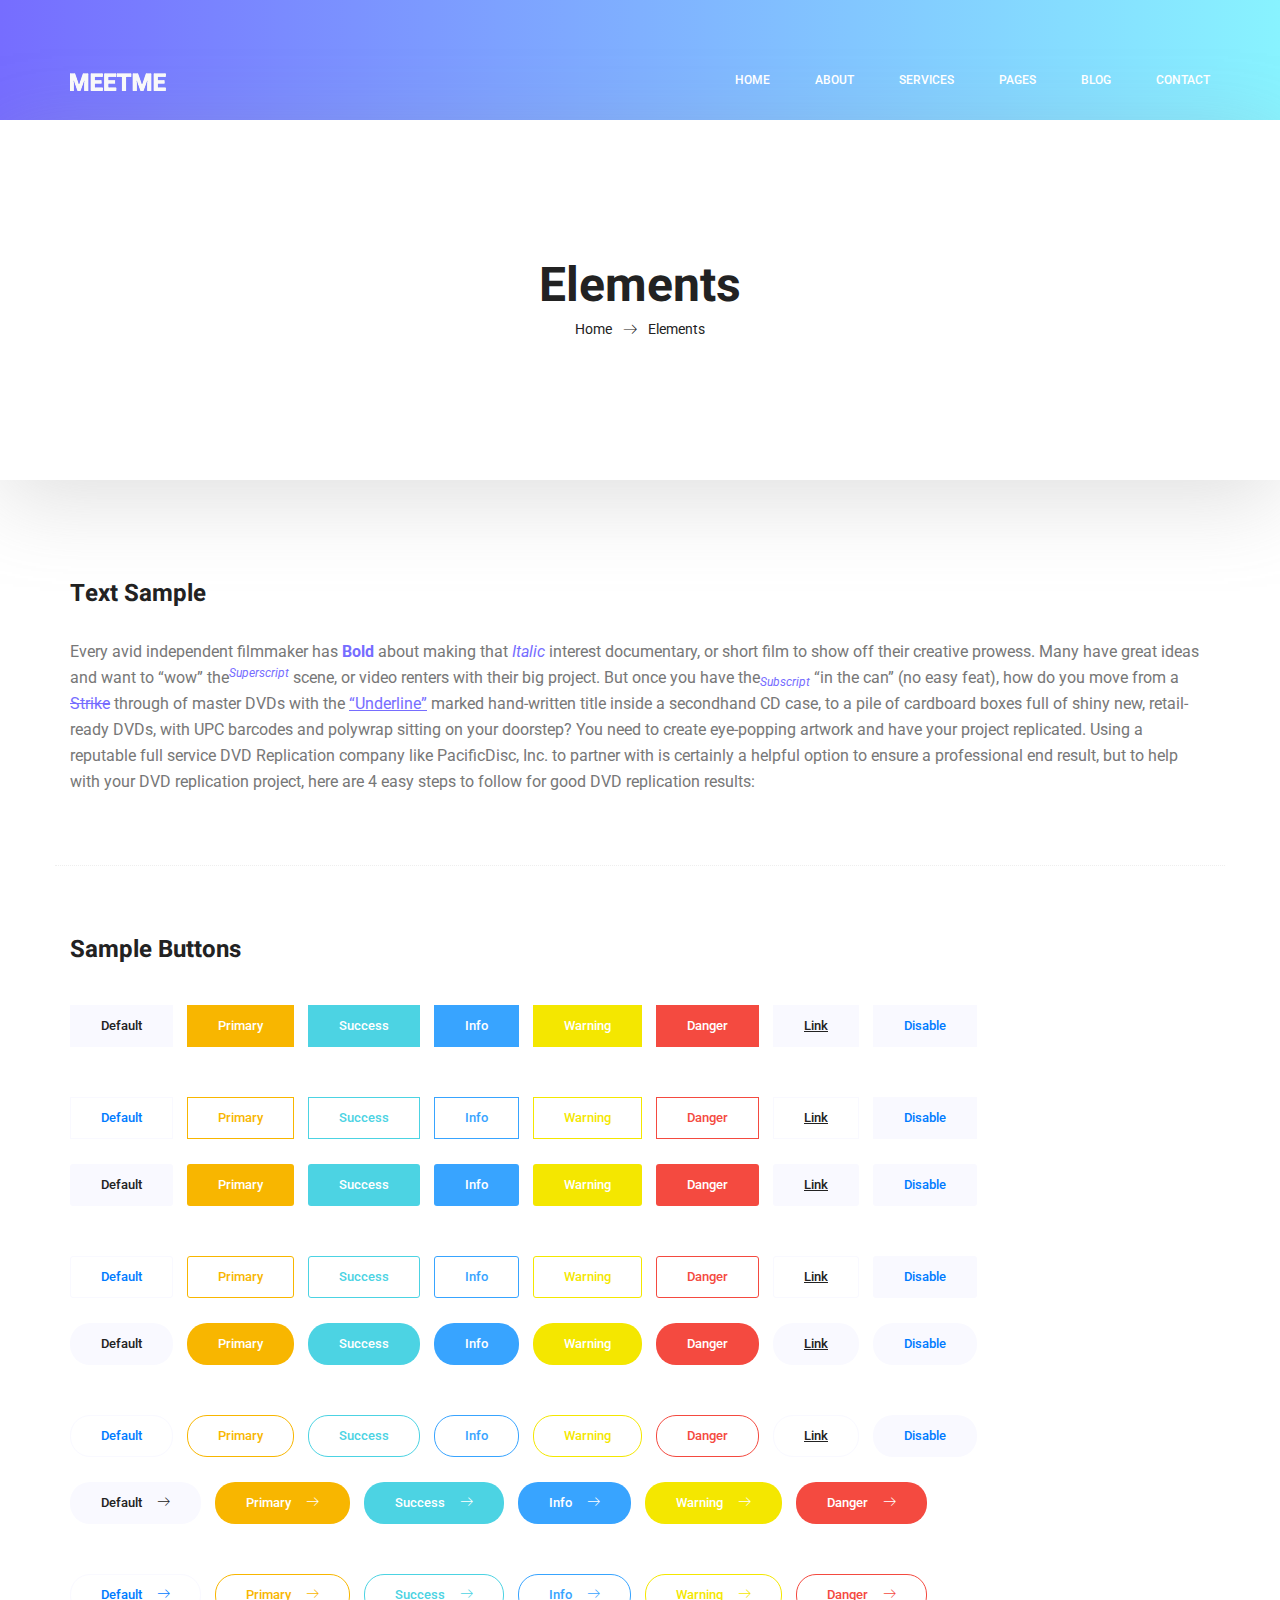
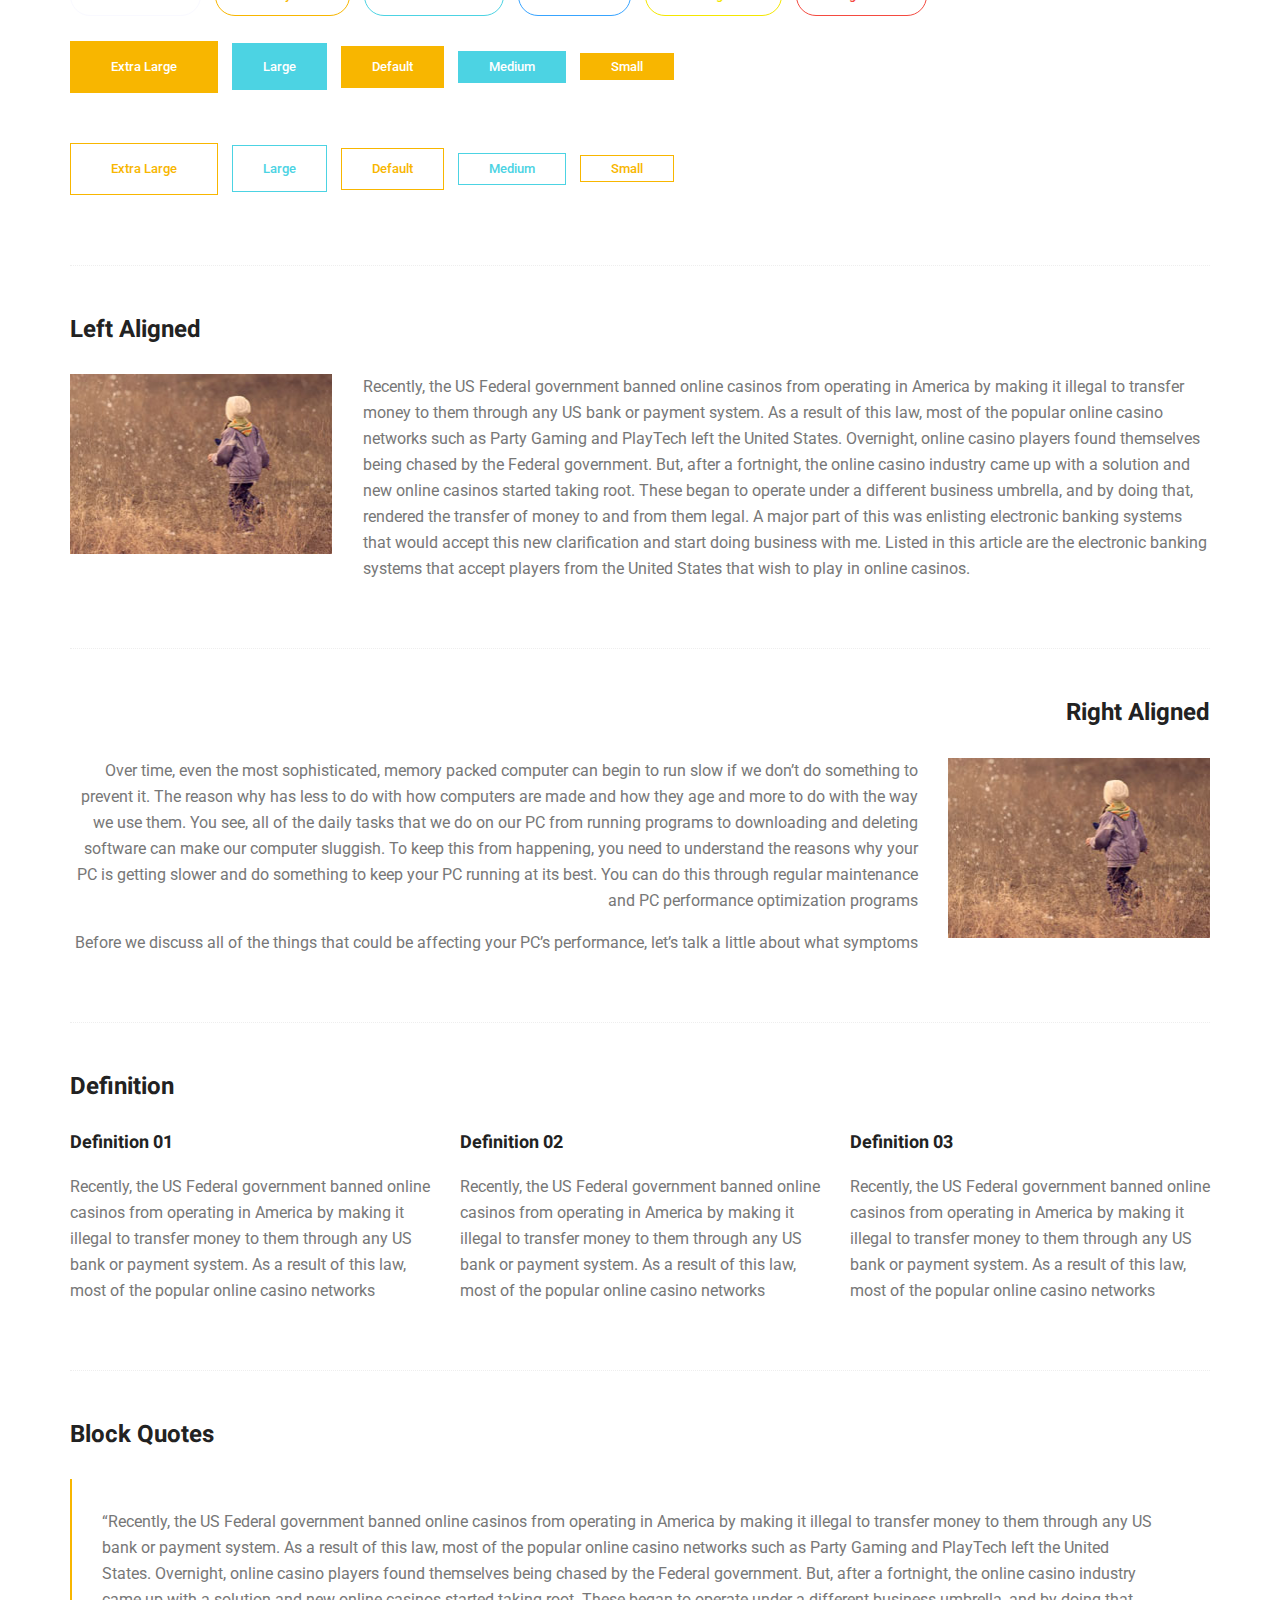
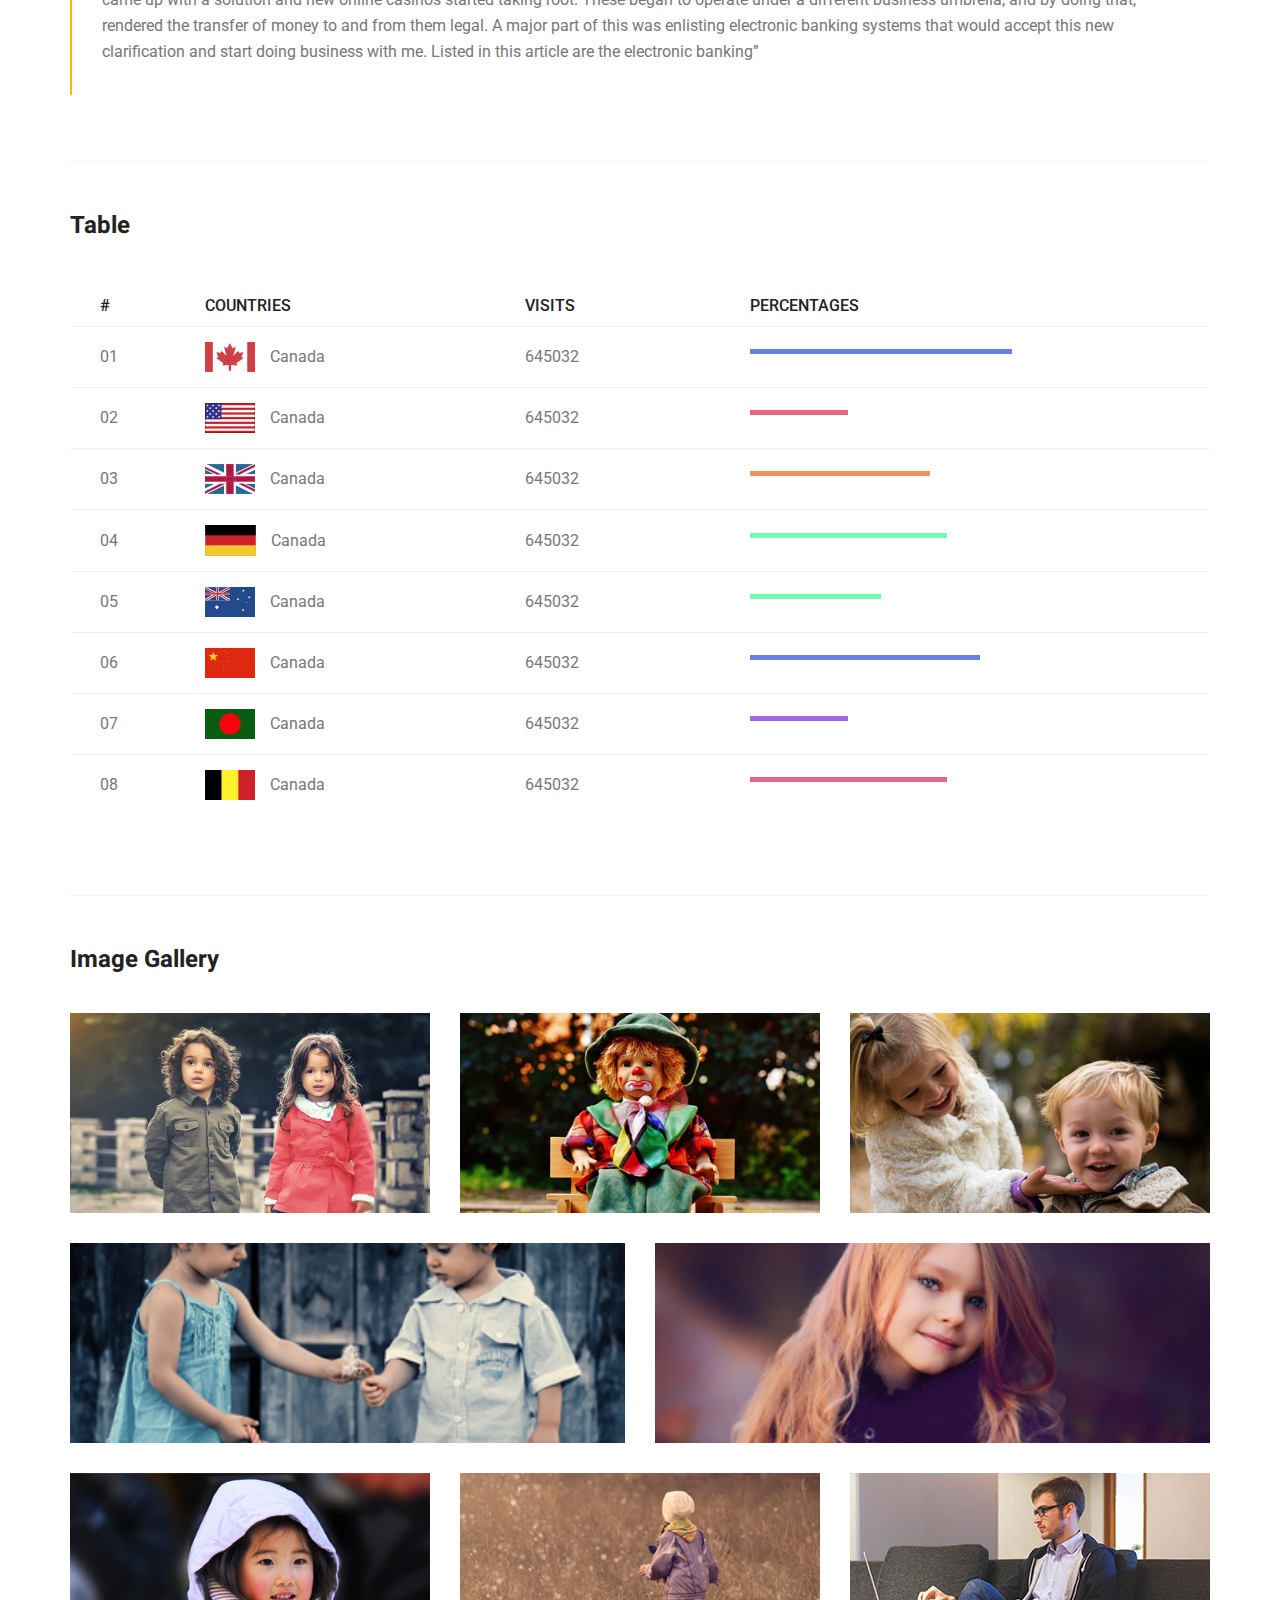
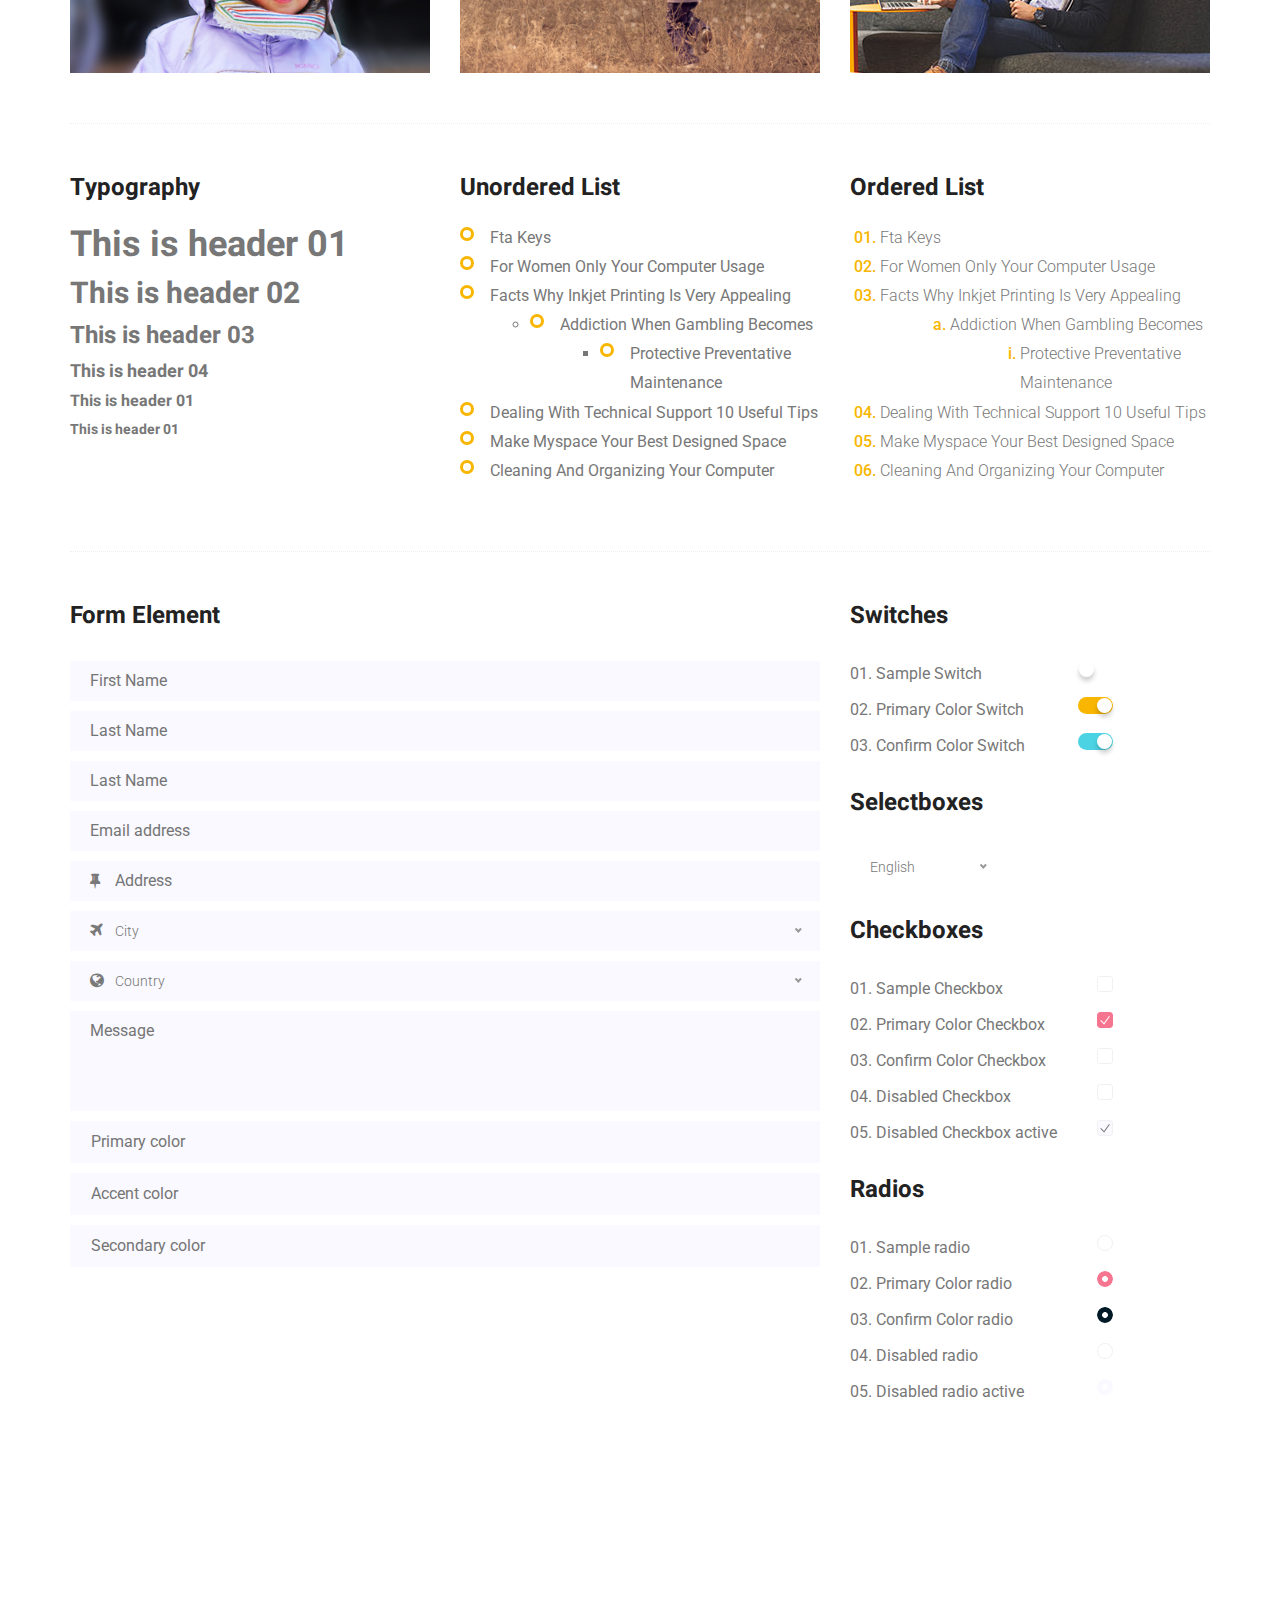
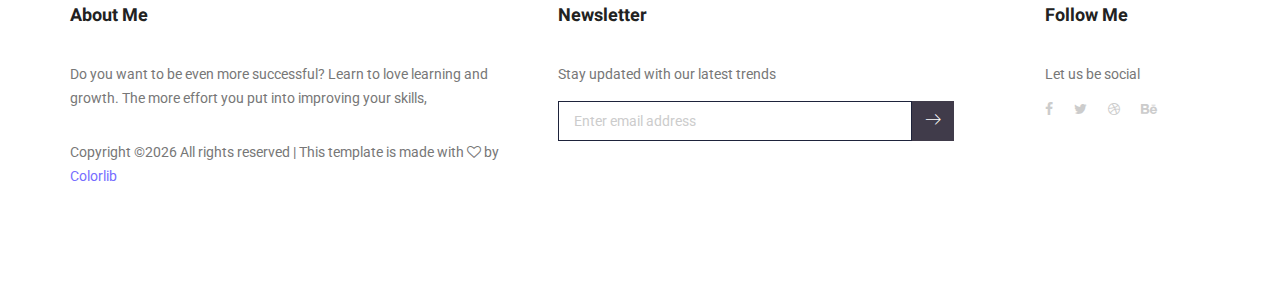
<file: elements.html>
<!doctype html>
<html lang="en">
    <head>
        <!-- Required meta tags -->
        <meta charset="utf-8">
        <meta name="viewport" content="width=device-width, initial-scale=1, shrink-to-fit=no">
        <link rel="icon" href="img/favicon.png" type="image/png">
        <title>MeetMe Personal</title>
        <!-- Bootstrap CSS -->
        <link rel="stylesheet" href="css/bootstrap.css">
        <link rel="stylesheet" href="vendors/linericon/style.css">
        <link rel="stylesheet" href="css/font-awesome.min.css">
        <link rel="stylesheet" href="vendors/owl-carousel/owl.carousel.min.css">
        <link rel="stylesheet" href="vendors/lightbox/simpleLightbox.css">
        <link rel="stylesheet" href="vendors/nice-select/css/nice-select.css">
        <link rel="stylesheet" href="vendors/animate-css/animate.css">
        <link rel="stylesheet" href="vendors/popup/magnific-popup.css">
        <!-- main css -->
        <link rel="stylesheet" href="css/style.css">
        <link rel="stylesheet" href="css/responsive.css">
    </head>
    <body>
        
        <!--================Header Menu Area =================-->
        <header class="header_area">
            <div class="main_menu">
            	<nav class="navbar navbar-expand-lg navbar-light">
					<div class="container box_1620">
						<!-- Brand and toggle get grouped for better mobile display -->
						<a class="navbar-brand logo_h" href="index.html"><img src="img/logo.png" alt=""></a>
						<button class="navbar-toggler" type="button" data-toggle="collapse" data-target="#navbarSupportedContent" aria-controls="navbarSupportedContent" aria-expanded="false" aria-label="Toggle navigation">
							<span class="icon-bar"></span>
							<span class="icon-bar"></span>
							<span class="icon-bar"></span>
						</button>
						<!-- Collect the nav links, forms, and other content for toggling -->
						<div class="collapse navbar-collapse offset" id="navbarSupportedContent">
							<ul class="nav navbar-nav menu_nav ml-auto">
								<li class="nav-item active"><a class="nav-link" href="index.html">Home</a></li> 
								<li class="nav-item"><a class="nav-link" href="about-us.html">About</a></li> 
								<li class="nav-item"><a class="nav-link" href="services.html">Services</a></li> 
								<li class="nav-item submenu dropdown">
									<a href="#" class="nav-link dropdown-toggle" data-toggle="dropdown" role="button" aria-haspopup="true" aria-expanded="false">Pages</a>
									<ul class="dropdown-menu">
										<li class="nav-item"><a class="nav-link" href="portfolio.html">Portfolio</a></li>
										<li class="nav-item"><a class="nav-link" href="elements.html">Elements</a></li>
									</ul>
								</li> 
								<li class="nav-item submenu dropdown">
									<a href="#" class="nav-link dropdown-toggle" data-toggle="dropdown" role="button" aria-haspopup="true" aria-expanded="false">Blog</a>
									<ul class="dropdown-menu">
										<li class="nav-item"><a class="nav-link" href="blog.html">Blog</a></li>
										<li class="nav-item"><a class="nav-link" href="single-blog.html">Blog Details</a></li>
									</ul>
								</li> 
								<li class="nav-item"><a class="nav-link" href="contact.html">Contact</a></li>
							</ul>
						</div> 
					</div>
            	</nav>
            </div>
        </header>
        <!--================Header Menu Area =================-->
        
        <!--================Home Banner Area =================-->
        <section class="banner_area">
            <div class="box_1620">
				<div class="banner_inner d-flex align-items-center">
					<div class="container">
						<div class="banner_content text-center">
							<h2>Elements</h2>
							<div class="page_link">
								<a href="index.html">Home</a>
								<a href="elements.html">Elements</a>
							</div>
						</div>
					</div>
				</div>
            </div>
        </section>
        <!--================End Home Banner Area =================-->
        
        
        <!-- Start Sample Area -->
			<section class="sample-text-area">
				<div class="container">
					<h3 class="text-heading title_color">Text Sample</h3>
					<p class="sample-text">
						Every avid independent filmmaker has <b>Bold</b> about making that <i>Italic</i> interest documentary, or short film to show off their creative prowess. Many have great ideas and want to “wow” the<sup>Superscript</sup> scene, or video renters with their big project.  But once you have the<sub>Subscript</sub> “in the can” (no easy feat), how do you move from a <del>Strike</del> through of master DVDs with the <u>“Underline”</u> marked hand-written title inside a secondhand CD case, to a pile of cardboard boxes full of shiny new, retail-ready DVDs, with UPC barcodes and polywrap sitting on your doorstep?  You need to create eye-popping artwork and have your project replicated. Using a reputable full service DVD Replication company like PacificDisc, Inc. to partner with is certainly a helpful option to ensure a professional end result, but to help with your DVD replication project, here are 4 easy steps to follow for good DVD replication results: 

					</p>
				</div>
			</section>
			<!-- End Sample Area -->
			<!-- Start Button -->
			<section class="button-area">
				<div class="container border-top-generic">
					<h3 class="text-heading title_color">Sample Buttons</h3>
					<div class="button-group-area">
						<a href="#" class="genric-btn default">Default</a>
						<a href="#" class="genric-btn primary">Primary</a>
						<a href="#" class="genric-btn success">Success</a>
						<a href="#" class="genric-btn info">Info</a>
						<a href="#" class="genric-btn warning">Warning</a>
						<a href="#" class="genric-btn danger">Danger</a>
						<a href="#" class="genric-btn link">Link</a>
						<a href="#" class="genric-btn disable">Disable</a>
					</div>
					<div class="button-group-area mt-10">
						<a href="#" class="genric-btn default-border">Default</a>
						<a href="#" class="genric-btn primary-border">Primary</a>
						<a href="#" class="genric-btn success-border">Success</a>
						<a href="#" class="genric-btn info-border">Info</a>
						<a href="#" class="genric-btn warning-border">Warning</a>
						<a href="#" class="genric-btn danger-border">Danger</a>
						<a href="#" class="genric-btn link-border">Link</a>
						<a href="#" class="genric-btn disable">Disable</a>
					</div>
					<div class="button-group-area mt-40">
						<a href="#" class="genric-btn default radius">Default</a>
						<a href="#" class="genric-btn primary radius">Primary</a>
						<a href="#" class="genric-btn success radius">Success</a>
						<a href="#" class="genric-btn info radius">Info</a>
						<a href="#" class="genric-btn warning radius">Warning</a>
						<a href="#" class="genric-btn danger radius">Danger</a>
						<a href="#" class="genric-btn link radius">Link</a>
						<a href="#" class="genric-btn disable radius">Disable</a>
					</div>
					<div class="button-group-area mt-10">
						<a href="#" class="genric-btn default-border radius">Default</a>
						<a href="#" class="genric-btn primary-border radius">Primary</a>
						<a href="#" class="genric-btn success-border radius">Success</a>
						<a href="#" class="genric-btn info-border radius">Info</a>
						<a href="#" class="genric-btn warning-border radius">Warning</a>
						<a href="#" class="genric-btn danger-border radius">Danger</a>
						<a href="#" class="genric-btn link-border radius">Link</a>
						<a href="#" class="genric-btn disable radius">Disable</a>
					</div>
					<div class="button-group-area mt-40">
						<a href="#" class="genric-btn default circle">Default</a>
						<a href="#" class="genric-btn primary circle">Primary</a>
						<a href="#" class="genric-btn success circle">Success</a>
						<a href="#" class="genric-btn info circle">Info</a>
						<a href="#" class="genric-btn warning circle">Warning</a>
						<a href="#" class="genric-btn danger circle">Danger</a>
						<a href="#" class="genric-btn link circle">Link</a>
						<a href="#" class="genric-btn disable circle">Disable</a>
					</div>
					<div class="button-group-area mt-10">
						<a href="#" class="genric-btn default-border circle">Default</a>
						<a href="#" class="genric-btn primary-border circle">Primary</a>
						<a href="#" class="genric-btn success-border circle">Success</a>
						<a href="#" class="genric-btn info-border circle">Info</a>
						<a href="#" class="genric-btn warning-border circle">Warning</a>
						<a href="#" class="genric-btn danger-border circle">Danger</a>
						<a href="#" class="genric-btn link-border circle">Link</a>
						<a href="#" class="genric-btn disable circle">Disable</a>
					</div>
					<div class="button-group-area mt-40">
						<a href="#" class="genric-btn default circle arrow">Default<span class="lnr lnr-arrow-right"></span></a>
						<a href="#" class="genric-btn primary circle arrow">Primary<span class="lnr lnr-arrow-right"></span></a>
						<a href="#" class="genric-btn success circle arrow">Success<span class="lnr lnr-arrow-right"></span></a>
						<a href="#" class="genric-btn info circle arrow">Info<span class="lnr lnr-arrow-right"></span></a>
						<a href="#" class="genric-btn warning circle arrow">Warning<span class="lnr lnr-arrow-right"></span></a>
						<a href="#" class="genric-btn danger circle arrow">Danger<span class="lnr lnr-arrow-right"></span></a>
					</div>
					<div class="button-group-area mt-10">
						<a href="#" class="genric-btn default-border circle arrow">Default<span class="lnr lnr-arrow-right"></span></a>
						<a href="#" class="genric-btn primary-border circle arrow">Primary<span class="lnr lnr-arrow-right"></span></a>
						<a href="#" class="genric-btn success-border circle arrow">Success<span class="lnr lnr-arrow-right"></span></a>
						<a href="#" class="genric-btn info-border circle arrow">Info<span class="lnr lnr-arrow-right"></span></a>
						<a href="#" class="genric-btn warning-border circle arrow">Warning<span class="lnr lnr-arrow-right"></span></a>
						<a href="#" class="genric-btn danger-border circle arrow">Danger<span class="lnr lnr-arrow-right"></span></a>
					</div>
					<div class="button-group-area mt-40">
						<a href="#" class="genric-btn primary e-large">Extra Large</a>
						<a href="#" class="genric-btn success large">Large</a>
						<a href="#" class="genric-btn primary">Default</a>
						<a href="#" class="genric-btn success medium">Medium</a>
						<a href="#" class="genric-btn primary small">Small</a>
					</div>
					<div class="button-group-area mt-10">
						<a href="#" class="genric-btn primary-border e-large">Extra Large</a>
						<a href="#" class="genric-btn success-border large">Large</a>
						<a href="#" class="genric-btn primary-border">Default</a>
						<a href="#" class="genric-btn success-border medium">Medium</a>
						<a href="#" class="genric-btn primary-border small">Small</a>
					</div>
				</div>
			</section>
			<!-- End Button -->
			<!-- Start Align Area -->
			<div class="whole-wrap">
				<div class="container">
					<div class="section-top-border">
						<h3 class="mb-30 title_color">Left Aligned</h3>
						<div class="row">
							<div class="col-md-3">
								<img src="img/elements/d.jpg" alt="" class="img-fluid">
							</div>
							<div class="col-md-9 mt-sm-20 left-align-p">
								<p>Recently, the US Federal government banned online casinos from operating in America by making it illegal to transfer money to them through any US bank or payment system. As a result of this law, most of the popular online casino networks such as Party Gaming and PlayTech left the United States. Overnight, online casino players found themselves being chased by the Federal government. But, after a fortnight, the online casino industry came up with a solution and new online casinos started taking root. These began to operate under a different business umbrella, and by doing that, rendered the transfer of money to and from them legal. A major part of this was enlisting electronic banking systems that would accept this new clarification and start doing business with me. Listed in this article are the electronic banking systems that accept players from the United States that wish to play in online casinos.</p>
							</div>
						</div>
					</div>
					<div class="section-top-border text-right">
						<h3 class="mb-30 title_color">Right Aligned</h3>
						<div class="row">
							<div class="col-md-9">
								<p class="text-right">Over time, even the most sophisticated, memory packed computer can begin to run slow if we don’t do something to prevent it. The reason why has less to do with how computers are made and how they age and more to do with the way we use them. You see, all of the daily tasks that we do on our PC from running programs to downloading and deleting software can make our computer sluggish. To keep this from happening, you need to understand the reasons why your PC is getting slower and do something to keep your PC running at its best. You can do this through regular maintenance and PC performance optimization programs</p>
								<p class="text-right">Before we discuss all of the things that could be affecting your PC’s performance, let’s talk a little about what symptoms</p>
							</div>
							<div class="col-md-3">
								<img src="img/elements/d.jpg" alt="" class="img-fluid">
							</div>
						</div>
					</div>
					<div class="section-top-border">
						<h3 class="mb-30 title_color">Definition</h3>
						<div class="row">
							<div class="col-md-4">
								<div class="single-defination">
									<h4 class="mb-20">Definition 01</h4>
									<p>Recently, the US Federal government banned online casinos from operating in America by making it illegal to transfer money to them through any US bank or payment system. As a result of this law, most of the popular online casino networks</p>
								</div>
							</div>
							<div class="col-md-4">
								<div class="single-defination">
									<h4 class="mb-20">Definition 02</h4>
									<p>Recently, the US Federal government banned online casinos from operating in America by making it illegal to transfer money to them through any US bank or payment system. As a result of this law, most of the popular online casino networks</p>
								</div>
							</div>
							<div class="col-md-4">
								<div class="single-defination">
									<h4 class="mb-20">Definition 03</h4>
									<p>Recently, the US Federal government banned online casinos from operating in America by making it illegal to transfer money to them through any US bank or payment system. As a result of this law, most of the popular online casino networks</p>
								</div>
							</div>
						</div>
					</div>
					<div class="section-top-border">
						<h3 class="mb-30 title_color">Block Quotes</h3>
						<div class="row">
							<div class="col-lg-12">
								<blockquote class="generic-blockquote">
									“Recently, the US Federal government banned online casinos from operating in America by making it illegal to transfer money to them through any US bank or payment system. As a result of this law, most of the popular online casino networks such as Party Gaming and PlayTech left the United States. Overnight, online casino players found themselves being chased by the Federal government. But, after a fortnight, the online casino industry came up with a solution and new online casinos started taking root. These began to operate under a different business umbrella, and by doing that, rendered the transfer of money to and from them legal. A major part of this was enlisting electronic banking systems that would accept this new clarification and start doing business with me. Listed in this article are the electronic banking” 
								</blockquote>
							</div>
						</div>
					</div>
					<div class="section-top-border">
						<h3 class="mb-30 title_color">Table</h3>
						<div class="progress-table-wrap">
							<div class="progress-table">
								<div class="table-head">
									<div class="serial">#</div>
									<div class="country">Countries</div>
									<div class="visit">Visits</div>
									<div class="percentage">Percentages</div>
								</div>
								<div class="table-row">
									<div class="serial">01</div>
									<div class="country"> <img src="img/elements/f1.jpg" alt="flag">Canada</div>
									<div class="visit">645032</div>
									<div class="percentage">
										<div class="progress">
											<div class="progress-bar color-1" role="progressbar" style="width: 80%" aria-valuenow="80" aria-valuemin="0" aria-valuemax="100"></div>
										</div>
									</div>
								</div>
								<div class="table-row">
									<div class="serial">02</div>
									<div class="country"> <img src="img/elements/f2.jpg" alt="flag">Canada</div>
									<div class="visit">645032</div>
									<div class="percentage">
										<div class="progress">
											<div class="progress-bar color-2" role="progressbar" style="width: 30%" aria-valuenow="30" aria-valuemin="0" aria-valuemax="100"></div>
										</div>
									</div>
								</div>
								<div class="table-row">
									<div class="serial">03</div>
									<div class="country"> <img src="img/elements/f3.jpg" alt="flag">Canada</div>
									<div class="visit">645032</div>
									<div class="percentage">
										<div class="progress">
											<div class="progress-bar color-3" role="progressbar" style="width: 55%" aria-valuenow="55" aria-valuemin="0" aria-valuemax="100"></div>
										</div>
									</div>
								</div>
								<div class="table-row">
									<div class="serial">04</div>
									<div class="country"> <img src="img/elements/f4.jpg" alt="flag">Canada</div>
									<div class="visit">645032</div>
									<div class="percentage">
										<div class="progress">
											<div class="progress-bar color-4" role="progressbar" style="width: 60%" aria-valuenow="60" aria-valuemin="0" aria-valuemax="100"></div>
										</div>
									</div>
								</div>
								<div class="table-row">
									<div class="serial">05</div>
									<div class="country"> <img src="img/elements/f5.jpg" alt="flag">Canada</div>
									<div class="visit">645032</div>
									<div class="percentage">
										<div class="progress">
											<div class="progress-bar color-5" role="progressbar" style="width: 40%" aria-valuenow="40" aria-valuemin="0" aria-valuemax="100"></div>
										</div>
									</div>
								</div>
								<div class="table-row">
									<div class="serial">06</div>
									<div class="country"> <img src="img/elements/f6.jpg" alt="flag">Canada</div>
									<div class="visit">645032</div>
									<div class="percentage">
										<div class="progress">
											<div class="progress-bar color-6" role="progressbar" style="width: 70%" aria-valuenow="70" aria-valuemin="0" aria-valuemax="100"></div>
										</div>
									</div>
								</div>
								<div class="table-row">
									<div class="serial">07</div>
									<div class="country"> <img src="img/elements/f7.jpg" alt="flag">Canada</div>
									<div class="visit">645032</div>
									<div class="percentage">
										<div class="progress">
											<div class="progress-bar color-7" role="progressbar" style="width: 30%" aria-valuenow="30" aria-valuemin="0" aria-valuemax="100"></div>
										</div>
									</div>
								</div>
								<div class="table-row">
									<div class="serial">08</div>
									<div class="country"> <img src="img/elements/f8.jpg" alt="flag">Canada</div>
									<div class="visit">645032</div>
									<div class="percentage">
										<div class="progress">
											<div class="progress-bar color-8" role="progressbar" style="width: 60%" aria-valuenow="60" aria-valuemin="0" aria-valuemax="100"></div>
										</div>
									</div>
								</div>
							</div>
						</div>
					</div>
					<div class="section-top-border">
						<h3 class="title_color">Image Gallery</h3>
						<div class="row gallery-item">
							<div class="col-md-4">
								<a href="img/elements/g1.jpg" class="img-gal"><div class="single-gallery-image" style="background: url(img/elements/g1.jpg);"></div></a>
							</div>
							<div class="col-md-4">
								<a href="img/elements/g2.jpg" class="img-gal"><div class="single-gallery-image" style="background: url(img/elements/g2.jpg);"></div></a>
							</div>
							<div class="col-md-4">
								<a href="img/elements/g3.jpg" class="img-gal"><div class="single-gallery-image" style="background: url(img/elements/g3.jpg);"></div></a>
							</div>
							<div class="col-md-6">
								<a href="img/elements/g4.jpg" class="img-gal"><div class="single-gallery-image" style="background: url(img/elements/g4.jpg);"></div></a>
							</div>
							<div class="col-md-6">
								<a href="img/elements/g5.jpg" class="img-gal"><div class="single-gallery-image" style="background: url(img/elements/g5.jpg);"></div></a>
							</div>
							<div class="col-md-4">
								<a href="img/elements/g6.jpg" class="img-gal"><div class="single-gallery-image" style="background: url(img/elements/g6.jpg);"></div></a>
							</div>
							<div class="col-md-4">
								<a href="img/elements/g7.jpg" class="img-gal"><div class="single-gallery-image" style="background: url(img/elements/g7.jpg);"></div></a>
							</div>
							<div class="col-md-4">
								<a href="img/elements/g8.jpg" class="img-gal"><div class="single-gallery-image" style="background: url(img/elements/g8.jpg);"></div></a>
							</div>
						</div>
					</div>
					<div class="section-top-border">
						<div class="row">
							<div class="col-lg-4 col-sm-6 typo-sec">
								<h3 class="mb-20 title_color">Typography</h3>
								<div class="typography">
									<h1 class="typo-list">This is header 01</h1>
									<h2 class="typo-list">This is header 02</h2>
									<h3 class="typo-list">This is header 03</h3>
									<h4 class="typo-list">This is header 04</h4>
									<h5 class="typo-list">This is header 01</h5>
									<h6 class="typo-list">This is header 01</h6>
								</div>
							</div>
							<div class="col-lg-4 col-sm-6 mt-sm-30 typo-sec">
								<h3 class="mb-20 title_color">Unordered List</h3>
								<div class="">
									<ul class="unordered-list">
										<li>Fta Keys</li>
										<li>For Women Only Your Computer Usage</li>
										<li>Facts Why Inkjet Printing Is Very Appealing
											<ul>
												<li>Addiction When Gambling Becomes
													<ul>
														<li>Protective Preventative Maintenance</li>
													</ul>
												</li>
											</ul>
										</li>
										<li>Dealing With Technical Support 10 Useful Tips</li>
										<li>Make Myspace Your Best Designed Space</li>
										<li>Cleaning And Organizing Your Computer</li>
									</ul>
								</div>
							</div>
							<div class="col-lg-4 col-sm-6 mt-sm-30 typo-sec">
								<h3 class="mb-20 title_color">Ordered List</h3>
								<div class="">
									<ol class="ordered-list">
										<li><span>Fta Keys</span></li>
										<li><span>For Women Only Your Computer Usage</span></li>
										<li><span>Facts Why Inkjet Printing Is Very Appealing</span>
											<ol class="ordered-list-alpha">
												<li><span>Addiction When Gambling Becomes</span>
													<ol class="ordered-list-roman">
														<li><span>Protective Preventative Maintenance</span></li>
													</ol>
												</li>
											</ol>
										</li>
										<li><span>Dealing With Technical Support 10 Useful Tips</span></li>
										<li><span>Make Myspace Your Best Designed Space</span></li>
										<li><span>Cleaning And Organizing Your Computer</span></li>
									</ol>
								</div>
							</div>
						</div>
					</div>
					<div class="section-top-border">
						<div class="row">
							<div class="col-lg-8 col-md-8">
								<h3 class="mb-30 title_color">Form Element</h3>
								<form action="#">
									<div class="mt-10">
										<input type="text" name="first_name" placeholder="First Name" onfocus="this.placeholder = ''" onblur="this.placeholder = 'First Name'" required class="single-input">
									</div>
									<div class="mt-10">
										<input type="text" name="last_name" placeholder="Last Name" onfocus="this.placeholder = ''" onblur="this.placeholder = 'Last Name'" required class="single-input">
									</div>
									<div class="mt-10">
										<input type="text" name="last_name" placeholder="Last Name" onfocus="this.placeholder = ''" onblur="this.placeholder = 'Last Name'" required class="single-input">
									</div>
									<div class="mt-10">
										<input type="email" name="EMAIL" placeholder="Email address" onfocus="this.placeholder = ''" onblur="this.placeholder = 'Email address'" required class="single-input">
									</div>
									<div class="input-group-icon mt-10">
										<div class="icon"><i class="fa fa-thumb-tack" aria-hidden="true"></i></div>
										<input type="text" name="address" placeholder="Address" onfocus="this.placeholder = ''" onblur="this.placeholder = 'Address'" required class="single-input">
									</div>
									<div class="input-group-icon mt-10">
										<div class="icon"><i class="fa fa-plane" aria-hidden="true"></i></div>
										<div class="form-select" id="default-select">
											<select>
												<option value="1">City</option>
												<option value="1">Dhaka</option>
												<option value="1">Dilli</option>
												<option value="1">Newyork</option>
												<option value="1">Islamabad</option>
											</select>
										</div>
									</div>
									<div class="input-group-icon mt-10">
										<div class="icon"><i class="fa fa-globe" aria-hidden="true"></i></div>
										<div class="form-select" id="default-select2">
											<select>
												<option value="1">Country</option>
												<option value="1">Bangladesh</option>
												<option value="1">India</option>
												<option value="1">England</option>
												<option value="1">Srilanka</option>
											</select>
										</div>
									</div>
									
									<div class="mt-10">
										<textarea class="single-textarea" placeholder="Message" onfocus="this.placeholder = ''" onblur="this.placeholder = 'Message'" required></textarea>
									</div>
									<div class="mt-10">
										<input type="text" name="first_name" placeholder="Primary color" onfocus="this.placeholder = ''" onblur="this.placeholder = 'Primary color'" required class="single-input-primary">
									</div>
									<div class="mt-10">
										<input type="text" name="first_name" placeholder="Accent color" onfocus="this.placeholder = ''" onblur="this.placeholder = 'Accent color'" required class="single-input-accent">
									</div>
									<div class="mt-10">
										<input type="text" name="first_name" placeholder="Secondary color" onfocus="this.placeholder = ''" onblur="this.placeholder = 'Secondary color'" required class="single-input-secondary">
									</div>
								</form>
							</div>
							<div class="col-lg-3 col-md-4 mt-sm-30 element-wrap">
								<div class="single-element-widget">
									<h3 class="mb-30 title_color">Switches</h3>
									<div class="switch-wrap d-flex justify-content-between">
										<p>01. Sample Switch</p>
										<div class="primary-switch">
											<input type="checkbox" id="default-switch">
											<label for="default-switch"></label>
										</div>
									</div>
									<div class="switch-wrap d-flex justify-content-between">
										<p>02. Primary Color Switch</p>
										<div class="primary-switch">
											<input type="checkbox" id="primary-switch" checked>
											<label for="primary-switch"></label>
										</div>
									</div>
									<div class="switch-wrap d-flex justify-content-between">
										<p>03. Confirm Color Switch</p>
										<div class="confirm-switch">
											<input type="checkbox" id="confirm-switch" checked>
											<label for="confirm-switch"></label>
										</div>
									</div>
								</div>
								<div class="single-element-widget">
									<h3 class="mb-30 title_color">Selectboxes</h3>
									<div class="default-select" id="default-select">
										<select>
											<option value="1">English</option>
											<option value="1">Spanish</option>
											<option value="1">Arabic</option>
											<option value="1">Portuguise</option>
											<option value="1">Bengali</option>
										</select>
									</div>
								</div>
								<div class="single-element-widget">
									<h3 class="mb-30 title_color">Checkboxes</h3>
									<div class="switch-wrap d-flex justify-content-between">
										<p>01. Sample Checkbox</p>
										<div class="primary-checkbox">
											<input type="checkbox" id="default-checkbox">
											<label for="default-checkbox"></label>
										</div>
									</div>
									<div class="switch-wrap d-flex justify-content-between">
										<p>02. Primary Color Checkbox</p>
										<div class="primary-checkbox">
											<input type="checkbox" id="primary-checkbox" checked>
											<label for="primary-checkbox"></label>
										</div>
									</div>
									<div class="switch-wrap d-flex justify-content-between">
										<p>03. Confirm Color Checkbox</p>
										<div class="confirm-checkbox">
											<input type="checkbox" id="confirm-checkbox">
											<label for="confirm-checkbox"></label>
										</div>
									</div>
									<div class="switch-wrap d-flex justify-content-between">
										<p>04. Disabled Checkbox</p>
										<div class="disabled-checkbox">
											<input type="checkbox" id="disabled-checkbox" disabled>
											<label for="disabled-checkbox"></label>
										</div>
									</div>
									<div class="switch-wrap d-flex justify-content-between">
										<p>05. Disabled Checkbox active</p>
										<div class="disabled-checkbox">
											<input type="checkbox" id="disabled-checkbox-active" checked disabled>
											<label for="disabled-checkbox-active"></label>
										</div>
									</div>
								</div>
								<div class="single-element-widget">
									<h3 class="mb-30 title_color">Radios</h3>
									<div class="switch-wrap d-flex justify-content-between">
										<p>01. Sample radio</p>
										<div class="primary-radio">
											<input type="checkbox" id="default-radio">
											<label for="default-radio"></label>
										</div>
									</div>
									<div class="switch-wrap d-flex justify-content-between">
										<p>02. Primary Color radio</p>
										<div class="primary-radio">
											<input type="checkbox" id="primary-radio" checked>
											<label for="primary-radio"></label>
										</div>
									</div>
									<div class="switch-wrap d-flex justify-content-between">
										<p>03. Confirm Color radio</p>
										<div class="confirm-radio">
											<input type="checkbox" id="confirm-radio" checked>
											<label for="confirm-radio"></label>
										</div>
									</div>
									<div class="switch-wrap d-flex justify-content-between">
										<p>04. Disabled radio</p>
										<div class="disabled-radio">
											<input type="checkbox" id="disabled-radio" disabled>
											<label for="disabled-radio"></label>
										</div>
									</div>
									<div class="switch-wrap d-flex justify-content-between">
										<p>05. Disabled radio active</p>
										<div class="disabled-radio">
											<input type="checkbox" id="disabled-radio-active" checked disabled>
											<label for="disabled-radio-active"></label>
										</div>
									</div>
								</div>
							</div>
						</div>
					</div>
				</div>
			</div>
			<!-- End Align Area -->
        
        
        <!--================Footer Area =================-->
        <footer class="footer_area p_120">
        	<div class="container">
        		<div class="row footer_inner">
        			<div class="col-lg-5 col-sm-6">
        				<aside class="f_widget ab_widget">
        					<div class="f_title">
        						<h3>About Me</h3>
        					</div>
        					<p>Do you want to be even more successful? Learn to love learning and growth. The more effort you put into improving your skills,</p>
        					<p><!-- Link back to Colorlib can't be removed. Template is licensed under CC BY 3.0. -->
Copyright &copy;<script>document.write(new Date().getFullYear());</script> All rights reserved | This template is made with <i class="fa fa-heart-o" aria-hidden="true"></i> by <a href="https://colorlib.com" target="_blank">Colorlib</a>
<!-- Link back to Colorlib can't be removed. Template is licensed under CC BY 3.0. --></p>
        				</aside>
        			</div>
        			<div class="col-lg-5 col-sm-6">
        				<aside class="f_widget news_widget">
        					<div class="f_title">
        						<h3>Newsletter</h3>
        					</div>
        					<p>Stay updated with our latest trends</p>
        					<div id="mc_embed_signup">
                                <form target="_blank" action="https://spondonit.us12.list-manage.com/subscribe/post?u=1462626880ade1ac87bd9c93a&amp;id=92a4423d01" method="get" class="subscribe_form relative">
                                	<div class="input-group d-flex flex-row">
                                        <input name="EMAIL" placeholder="Enter email address" onfocus="this.placeholder = ''" onblur="this.placeholder = 'Email Address '" required="" type="email">
                                        <button class="btn sub-btn"><span class="lnr lnr-arrow-right"></span></button>		
                                    </div>				
                                    <div class="mt-10 info"></div>
                                </form>
                            </div>
        				</aside>
        			</div>
        			<div class="col-lg-2">
        				<aside class="f_widget social_widget">
        					<div class="f_title">
        						<h3>Follow Me</h3>
        					</div>
        					<p>Let us be social</p>
        					<ul class="list">
        						<li><a href="#"><i class="fa fa-facebook"></i></a></li>
        						<li><a href="#"><i class="fa fa-twitter"></i></a></li>
        						<li><a href="#"><i class="fa fa-dribbble"></i></a></li>
        						<li><a href="#"><i class="fa fa-behance"></i></a></li>
        					</ul>
        				</aside>
        			</div>
        		</div>
        	</div>
        </footer>
        <!--================End Footer Area =================-->
        
        
        
        
        <!-- Optional JavaScript -->
        <!-- jQuery first, then Popper.js, then Bootstrap JS -->
        <script src="js/jquery-3.3.1.min.js"></script>
        <script src="js/popper.js"></script>
        <script src="js/bootstrap.min.js"></script>
        <script src="js/stellar.js"></script>
        <script src="vendors/lightbox/simpleLightbox.min.js"></script>
        <script src="vendors/nice-select/js/jquery.nice-select.min.js"></script>
        <script src="vendors/isotope/imagesloaded.pkgd.min.js"></script>
        <script src="vendors/isotope/isotope.pkgd.min.js"></script>
        <script src="vendors/owl-carousel/owl.carousel.min.js"></script>
        <script src="vendors/popup/jquery.magnific-popup.min.js"></script>
        <script src="js/jquery.ajaxchimp.min.js"></script>
        <script src="vendors/counter-up/jquery.waypoints.min.js"></script>
        <script src="vendors/counter-up/jquery.counterup.min.js"></script>
        <script src="js/mail-script.js"></script>
        <script src="js/theme.js"></script>
    </body>
</html>
</file>
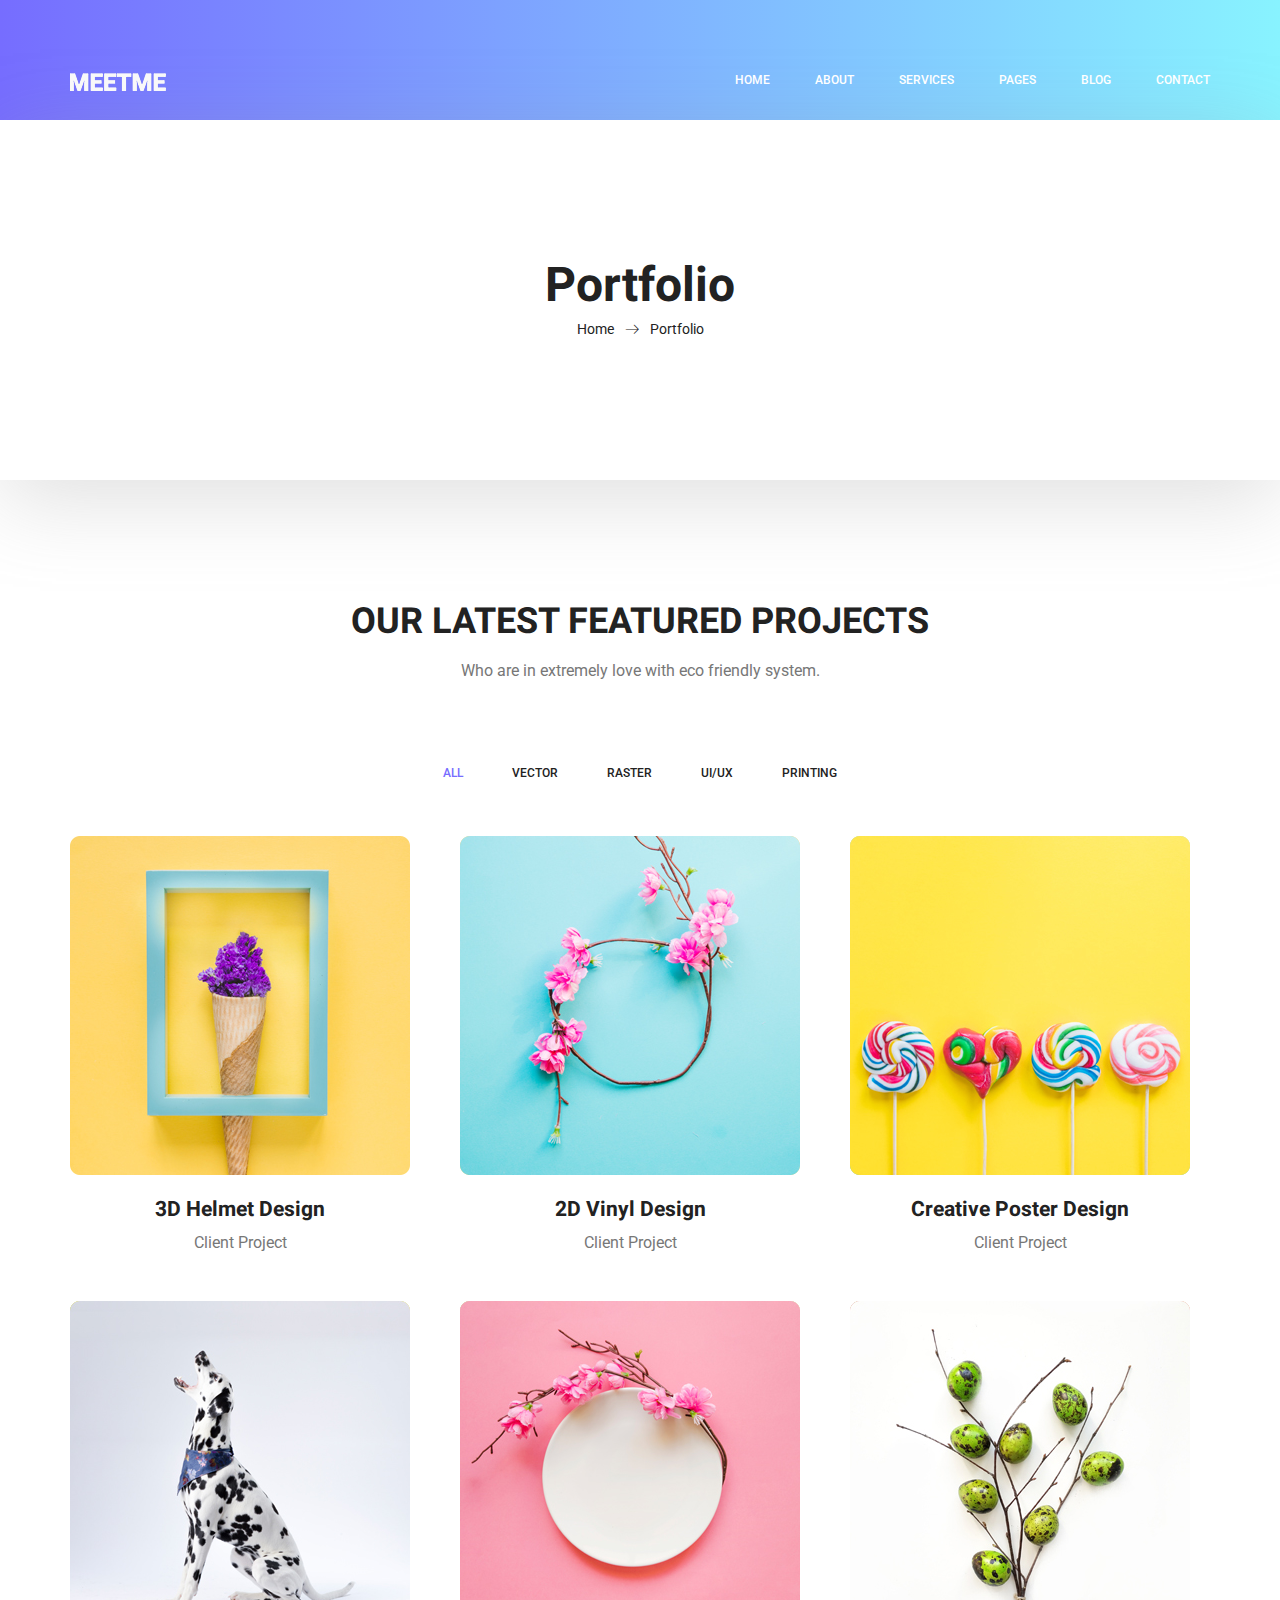
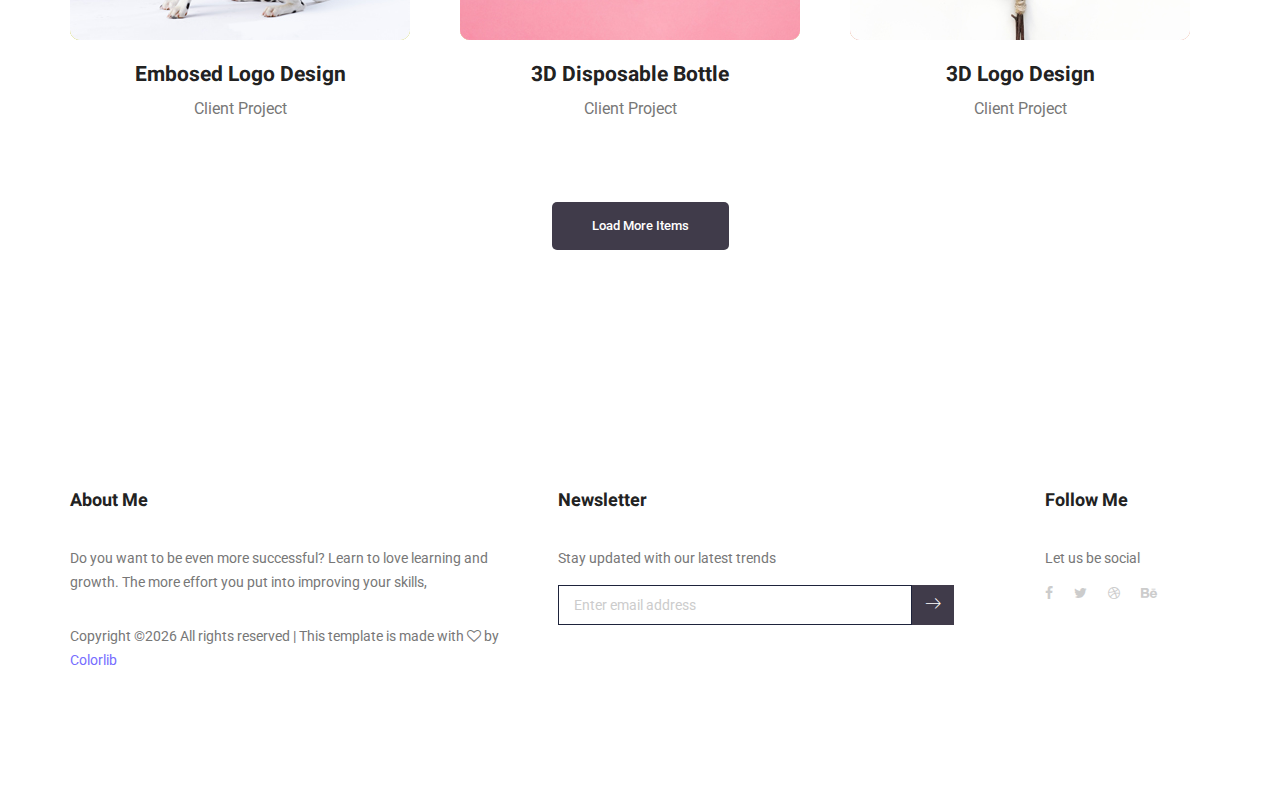
<file: portfolio.html>
<!doctype html>
<html lang="en">
    <head>
        <!-- Required meta tags -->
        <meta charset="utf-8">
        <meta name="viewport" content="width=device-width, initial-scale=1, shrink-to-fit=no">
        <link rel="icon" href="img/favicon.png" type="image/png">
        <title>MeetMe Personal</title>
        <!-- Bootstrap CSS -->
        <link rel="stylesheet" href="css/bootstrap.css">
        <link rel="stylesheet" href="vendors/linericon/style.css">
        <link rel="stylesheet" href="css/font-awesome.min.css">
        <link rel="stylesheet" href="vendors/owl-carousel/owl.carousel.min.css">
        <link rel="stylesheet" href="vendors/lightbox/simpleLightbox.css">
        <link rel="stylesheet" href="vendors/nice-select/css/nice-select.css">
        <link rel="stylesheet" href="vendors/animate-css/animate.css">
        <link rel="stylesheet" href="vendors/popup/magnific-popup.css">
        <link rel="stylesheet" href="vendors/flaticon/flaticon.css">
        <!-- main css -->
        <link rel="stylesheet" href="css/style.css">
        <link rel="stylesheet" href="css/responsive.css">
    </head>
    <body>
        
        <!--================Header Menu Area =================-->
        <header class="header_area">
            <div class="main_menu">
            	<nav class="navbar navbar-expand-lg navbar-light">
					<div class="container box_1620">
						<!-- Brand and toggle get grouped for better mobile display -->
						<a class="navbar-brand logo_h" href="index.html"><img src="img/logo.png" alt=""></a>
						<button class="navbar-toggler" type="button" data-toggle="collapse" data-target="#navbarSupportedContent" aria-controls="navbarSupportedContent" aria-expanded="false" aria-label="Toggle navigation">
							<span class="icon-bar"></span>
							<span class="icon-bar"></span>
							<span class="icon-bar"></span>
						</button>
						<!-- Collect the nav links, forms, and other content for toggling -->
						<div class="collapse navbar-collapse offset" id="navbarSupportedContent">
							<ul class="nav navbar-nav menu_nav ml-auto">
								<li class="nav-item active"><a class="nav-link" href="index.html">Home</a></li> 
								<li class="nav-item"><a class="nav-link" href="about-us.html">About</a></li> 
								<li class="nav-item"><a class="nav-link" href="services.html">Services</a></li> 
								<li class="nav-item submenu dropdown">
									<a href="#" class="nav-link dropdown-toggle" data-toggle="dropdown" role="button" aria-haspopup="true" aria-expanded="false">Pages</a>
									<ul class="dropdown-menu">
										<li class="nav-item"><a class="nav-link" href="portfolio.html">Portfolio</a></li>
										<li class="nav-item"><a class="nav-link" href="elements.html">Elements</a></li>
									</ul>
								</li> 
								<li class="nav-item submenu dropdown">
									<a href="#" class="nav-link dropdown-toggle" data-toggle="dropdown" role="button" aria-haspopup="true" aria-expanded="false">Blog</a>
									<ul class="dropdown-menu">
										<li class="nav-item"><a class="nav-link" href="blog.html">Blog</a></li>
										<li class="nav-item"><a class="nav-link" href="single-blog.html">Blog Details</a></li>
									</ul>
								</li> 
								<li class="nav-item"><a class="nav-link" href="contact.html">Contact</a></li>
							</ul>
						</div> 
					</div>
            	</nav>
            </div>
        </header>
        <!--================Header Menu Area =================-->
        
        <!--================Home Banner Area =================-->
        <section class="banner_area">
            <div class="box_1620">
				<div class="banner_inner d-flex align-items-center">
					<div class="container">
						<div class="banner_content text-center">
							<h2>Portfolio</h2>
							<div class="page_link">
								<a href="index.html">Home</a>
								<a href="portfolio.html">Portfolio</a>
							</div>
						</div>
					</div>
				</div>
            </div>
        </section>
        <!--================End Home Banner Area =================-->
        
        <!--================Home Gallery Area =================-->
        <section class="home_gallery_area p_120">
        	<div class="container">
        		<div class="main_title">
        			<h2>Our Latest Featured Projects</h2>
        			<p>Who are in extremely love with eco friendly system.</p>
        		</div>
        		<div class="isotope_fillter">
        			<ul class="gallery_filter list">
						<li class="active" data-filter="*"><a href="#">All</a></li>
						<li data-filter=".brand"><a href="#">Vector</a></li>
						<li data-filter=".manipul"><a href="#">Raster</a></li>
						<li data-filter=".creative"><a href="#">UI/UX</a></li>
						<li data-filter=".design"><a href="#">Printing</a></li>
					</ul>
        		</div>
        	</div>
        	<div class="container">
        		<div class="gallery_f_inner row imageGallery1">
        			<div class="col-lg-4 col-md-4 col-sm-6 brand manipul design print">
        				<div class="h_gallery_item">
        					<div class="g_img_item">
        						<img class="img-fluid" src="img/gallery/project-1.jpg" alt="">
        						<a class="light" href="img/gallery/project-1.jpg"><img src="img/gallery/icon.png" alt=""></a>
        					</div>
        					<div class="g_item_text">
        						<h4>3D Helmet Design</h4>
        						<p>Client Project</p>
        					</div>
        				</div>
        			</div>
        			<div class="col-lg-4 col-md-4 col-sm-6 brand manipul creative">
        				<div class="h_gallery_item">
        					<div class="g_img_item">
        						<img class="img-fluid" src="img/gallery/project-2.jpg" alt="">
        						<a class="light" href="img/gallery/project-2.jpg"><img src="img/gallery/icon.png" alt=""></a>
        					</div>
        					<div class="g_item_text">
        						<h4>2D Vinyl Design</h4>
        						<p>Client Project</p>
        					</div>
        				</div>
        			</div>
        			<div class="col-lg-4 col-md-4 col-sm-6 manipul creative design print">
        				<div class="h_gallery_item">
        					<div class="g_img_item">
        						<img class="img-fluid" src="img/gallery/project-3.jpg" alt="">
        						<a class="light" href="img/gallery/project-3.jpg"><img src="img/gallery/icon.png" alt=""></a>
        					</div>
        					<div class="g_item_text">
        						<h4>Creative Poster Design</h4>
        						<p>Client Project</p>
        					</div>
        				</div>
        			</div>
        			<div class="col-lg-4 col-md-4 col-sm-6 brand creative print">
        				<div class="h_gallery_item">
        					<div class="g_img_item">
        						<img class="img-fluid" src="img/gallery/project-4.jpg" alt="">
        						<a class="light" href="img/gallery/project-4.jpg"><img src="img/gallery/icon.png" alt=""></a>
        					</div>
        					<div class="g_item_text">
        						<h4>Embosed Logo Design</h4>
        						<p>Client Project</p>
        					</div>
        				</div>
        			</div>
        			<div class="col-lg-4 col-md-4 col-sm-6 brand manipul design">
        				<div class="h_gallery_item">
        					<div class="g_img_item">
        						<img class="img-fluid" src="img/gallery/project-5.jpg" alt="">
        						<a class="light" href="img/gallery/project-5.jpg"><img src="img/gallery/icon.png" alt=""></a>
        					</div>
        					<div class="g_item_text">
        						<h4>3D Disposable Bottle</h4>
        						<p>Client Project</p>
        					</div>
        				</div>
        			</div>
        			<div class="col-lg-4 col-md-4 col-sm-6 brand creative">
        				<div class="h_gallery_item">
        					<div class="g_img_item">
        						<img class="img-fluid" src="img/gallery/project-6.jpg" alt="">
        						<a class="light" href="img/gallery/project-6.jpg"><img src="img/gallery/icon.png" alt=""></a>
        					</div>
        					<div class="g_item_text">
        						<h4>3D Logo Design</h4>
        						<p>Client Project</p>
        					</div>
        				</div>
        			</div>
        		</div>
        		<div class="more_btn">
        			<a class="main_btn" href="#">Load More Items</a>
        		</div>
        	</div>
        </section>
        <!--================End Home Gallery Area =================-->
        
        <!--================Footer Area =================-->
        <footer class="footer_area p_120">
        	<div class="container">
        		<div class="row footer_inner">
        			<div class="col-lg-5 col-sm-6">
        				<aside class="f_widget ab_widget">
        					<div class="f_title">
        						<h3>About Me</h3>
        					</div>
        					<p>Do you want to be even more successful? Learn to love learning and growth. The more effort you put into improving your skills,</p>
        					<p><!-- Link back to Colorlib can't be removed. Template is licensed under CC BY 3.0. -->
Copyright &copy;<script>document.write(new Date().getFullYear());</script> All rights reserved | This template is made with <i class="fa fa-heart-o" aria-hidden="true"></i> by <a href="https://colorlib.com" target="_blank">Colorlib</a>
<!-- Link back to Colorlib can't be removed. Template is licensed under CC BY 3.0. --></p>
        				</aside>
        			</div>
        			<div class="col-lg-5 col-sm-6">
        				<aside class="f_widget news_widget">
        					<div class="f_title">
        						<h3>Newsletter</h3>
        					</div>
        					<p>Stay updated with our latest trends</p>
        					<div id="mc_embed_signup">
                                <form target="_blank" action="https://spondonit.us12.list-manage.com/subscribe/post?u=1462626880ade1ac87bd9c93a&amp;id=92a4423d01" method="get" class="subscribe_form relative">
                                	<div class="input-group d-flex flex-row">
                                        <input name="EMAIL" placeholder="Enter email address" onfocus="this.placeholder = ''" onblur="this.placeholder = 'Email Address '" required="" type="email">
                                        <button class="btn sub-btn"><span class="lnr lnr-arrow-right"></span></button>		
                                    </div>				
                                    <div class="mt-10 info"></div>
                                </form>
                            </div>
        				</aside>
        			</div>
        			<div class="col-lg-2">
        				<aside class="f_widget social_widget">
        					<div class="f_title">
        						<h3>Follow Me</h3>
        					</div>
        					<p>Let us be social</p>
        					<ul class="list">
        						<li><a href="#"><i class="fa fa-facebook"></i></a></li>
        						<li><a href="#"><i class="fa fa-twitter"></i></a></li>
        						<li><a href="#"><i class="fa fa-dribbble"></i></a></li>
        						<li><a href="#"><i class="fa fa-behance"></i></a></li>
        					</ul>
        				</aside>
        			</div>
        		</div>
        	</div>
        </footer>
        <!--================End Footer Area =================-->
        
        
        
        
        <!-- Optional JavaScript -->
        <!-- jQuery first, then Popper.js, then Bootstrap JS -->
        <script src="js/jquery-3.3.1.min.js"></script>
        <script src="js/popper.js"></script>
        <script src="js/bootstrap.min.js"></script>
        <script src="js/stellar.js"></script>
        <script src="vendors/lightbox/simpleLightbox.min.js"></script>
        <script src="vendors/nice-select/js/jquery.nice-select.min.js"></script>
        <script src="vendors/isotope/imagesloaded.pkgd.min.js"></script>
        <script src="vendors/isotope/isotope.pkgd.min.js"></script>
        <script src="vendors/owl-carousel/owl.carousel.min.js"></script>
        <script src="vendors/popup/jquery.magnific-popup.min.js"></script>
        <script src="js/jquery.ajaxchimp.min.js"></script>
        <script src="vendors/counter-up/jquery.waypoints.min.js"></script>
        <script src="vendors/counter-up/jquery.counterup.min.js"></script>
        <script src="js/mail-script.js"></script>
        <script src="js/theme.js"></script>
    </body>
</html>
</file>
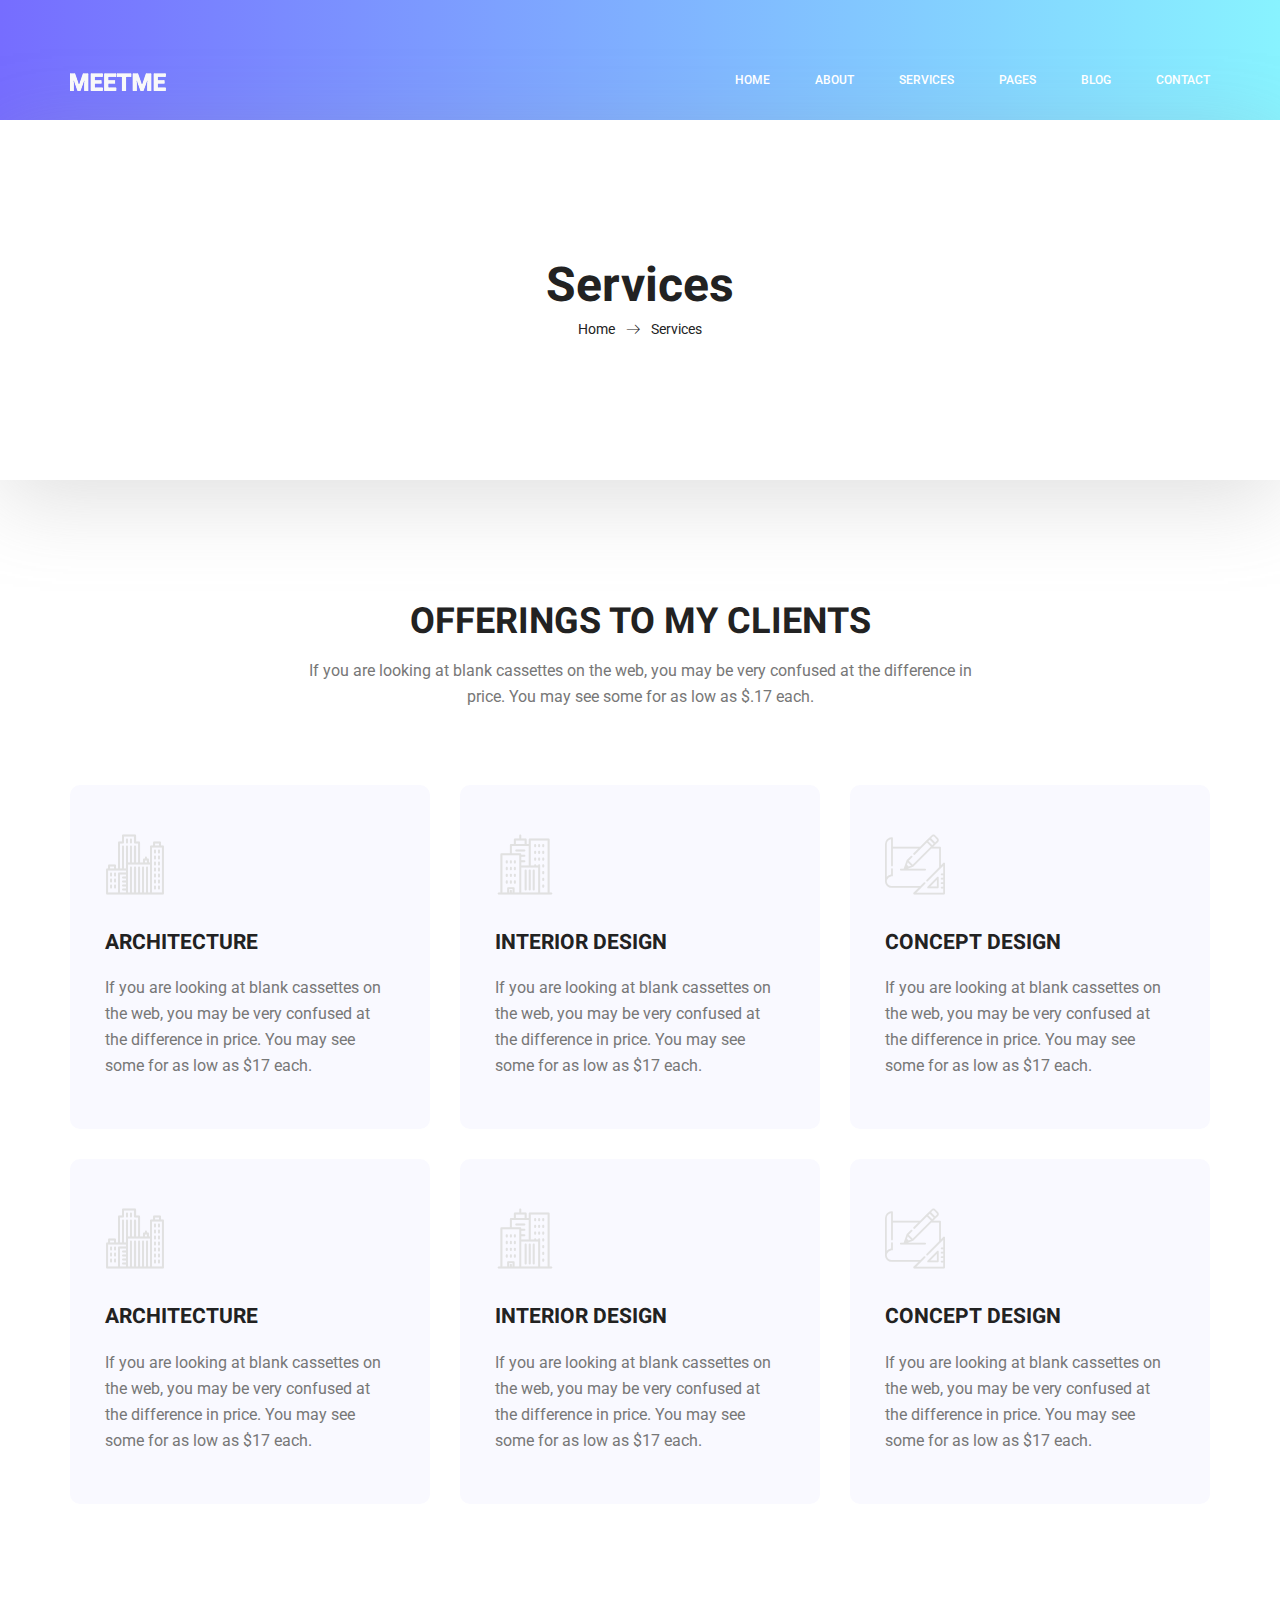
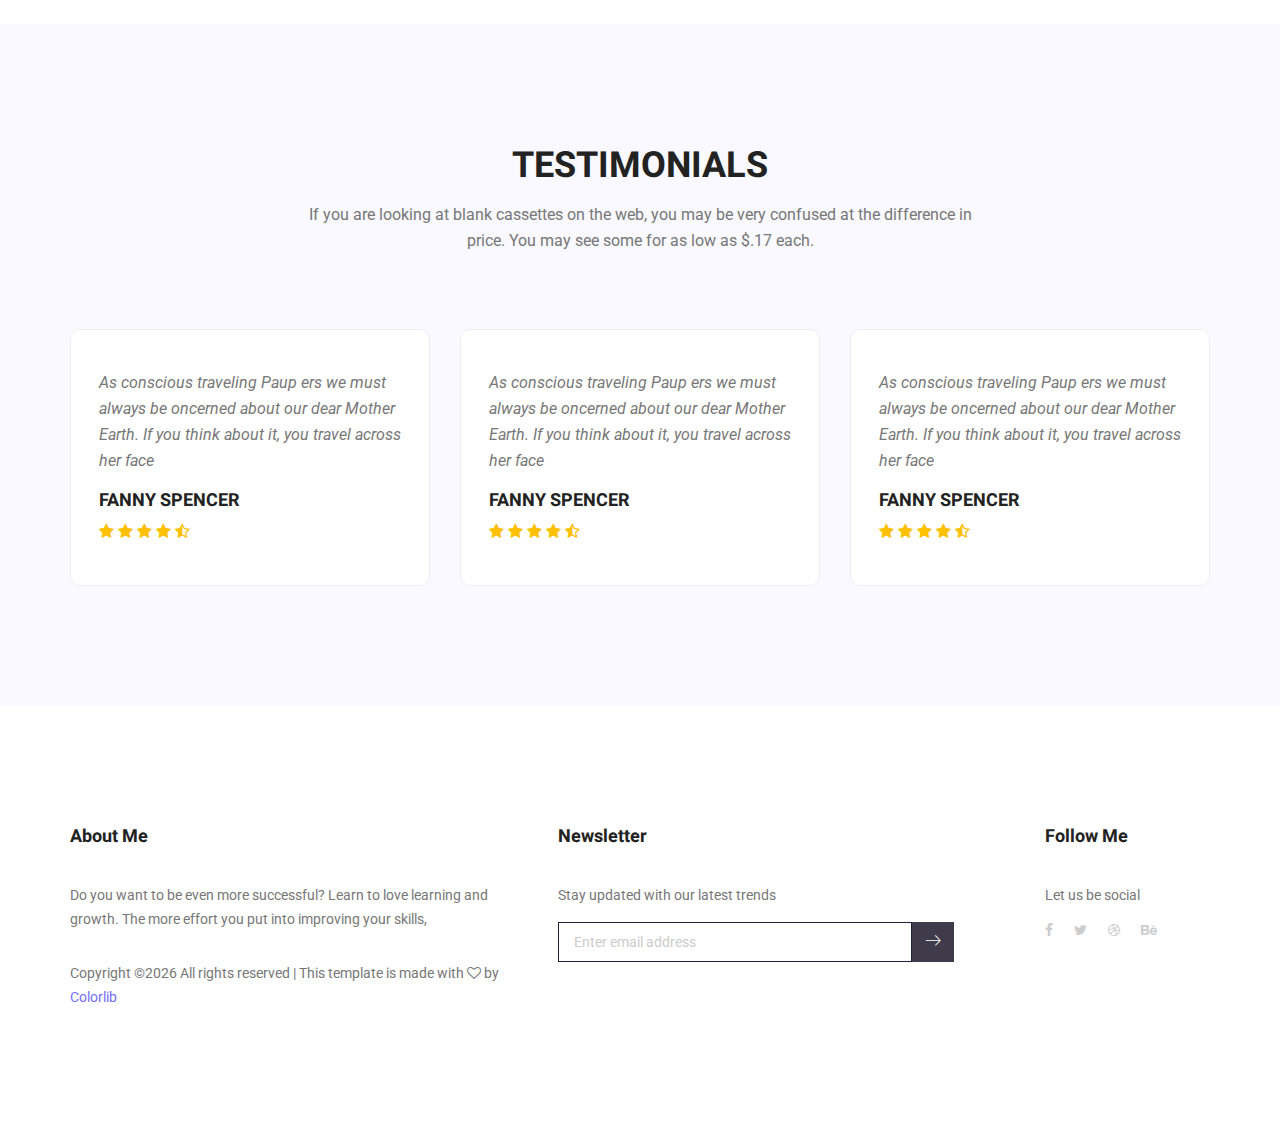
<file: services.html>
<!doctype html>
<html lang="en">
    <head>
        <!-- Required meta tags -->
        <meta charset="utf-8">
        <meta name="viewport" content="width=device-width, initial-scale=1, shrink-to-fit=no">
        <link rel="icon" href="img/favicon.png" type="image/png">
        <title>MeetMe Personal</title>
        <!-- Bootstrap CSS -->
        <link rel="stylesheet" href="css/bootstrap.css">
        <link rel="stylesheet" href="vendors/linericon/style.css">
        <link rel="stylesheet" href="css/font-awesome.min.css">
        <link rel="stylesheet" href="vendors/owl-carousel/owl.carousel.min.css">
        <link rel="stylesheet" href="vendors/lightbox/simpleLightbox.css">
        <link rel="stylesheet" href="vendors/nice-select/css/nice-select.css">
        <link rel="stylesheet" href="vendors/animate-css/animate.css">
        <link rel="stylesheet" href="vendors/popup/magnific-popup.css">
        <link rel="stylesheet" href="vendors/flaticon/flaticon.css">
        <!-- main css -->
        <link rel="stylesheet" href="css/style.css">
        <link rel="stylesheet" href="css/responsive.css">
    </head>
    <body>
        
        <!--================Header Menu Area =================-->
        <header class="header_area">
            <div class="main_menu">
            	<nav class="navbar navbar-expand-lg navbar-light">
					<div class="container box_1620">
						<!-- Brand and toggle get grouped for better mobile display -->
						<a class="navbar-brand logo_h" href="index.html"><img src="img/logo.png" alt=""></a>
						<button class="navbar-toggler" type="button" data-toggle="collapse" data-target="#navbarSupportedContent" aria-controls="navbarSupportedContent" aria-expanded="false" aria-label="Toggle navigation">
							<span class="icon-bar"></span>
							<span class="icon-bar"></span>
							<span class="icon-bar"></span>
						</button>
						<!-- Collect the nav links, forms, and other content for toggling -->
						<div class="collapse navbar-collapse offset" id="navbarSupportedContent">
							<ul class="nav navbar-nav menu_nav ml-auto">
								<li class="nav-item active"><a class="nav-link" href="index.html">Home</a></li> 
								<li class="nav-item"><a class="nav-link" href="about-us.html">About</a></li> 
								<li class="nav-item"><a class="nav-link" href="services.html">Services</a></li> 
								<li class="nav-item submenu dropdown">
									<a href="#" class="nav-link dropdown-toggle" data-toggle="dropdown" role="button" aria-haspopup="true" aria-expanded="false">Pages</a>
									<ul class="dropdown-menu">
										<li class="nav-item"><a class="nav-link" href="portfolio.html">Portfolio</a></li>
										<li class="nav-item"><a class="nav-link" href="elements.html">Elements</a></li>
									</ul>
								</li> 
								<li class="nav-item submenu dropdown">
									<a href="#" class="nav-link dropdown-toggle" data-toggle="dropdown" role="button" aria-haspopup="true" aria-expanded="false">Blog</a>
									<ul class="dropdown-menu">
										<li class="nav-item"><a class="nav-link" href="blog.html">Blog</a></li>
										<li class="nav-item"><a class="nav-link" href="single-blog.html">Blog Details</a></li>
									</ul>
								</li> 
								<li class="nav-item"><a class="nav-link" href="contact.html">Contact</a></li>
							</ul>
						</div> 
					</div>
            	</nav>
            </div>
        </header>
        <!--================Header Menu Area =================-->
        
        <!--================Home Banner Area =================-->
        <section class="banner_area">
            <div class="box_1620">
				<div class="banner_inner d-flex align-items-center">
					<div class="container">
						<div class="banner_content text-center">
							<h2>Services</h2>
							<div class="page_link">
								<a href="index.html">Home</a>
								<a href="services.html">Services</a>
							</div>
						</div>
					</div>
				</div>
            </div>
        </section>
        <!--================End Home Banner Area =================-->
        
        <!--================Feature Area =================-->
        <section class="feature_area white_feature p_120">
        	<div class="container">
        		<div class="main_title">
        			<h2>offerings to my clients</h2>
        			<p>If you are looking at blank cassettes on the web, you may be very confused at the difference in price. You may see some for as low as $.17 each.</p>
        		</div>
        		<div class="feature_inner row">
        			<div class="col-lg-4 col-md-6">
        				<div class="feature_item">
        					<i class="flaticon-city"></i>
        					<h4>Architecture</h4>
        					<p>If you are looking at blank cassettes on the web, you may be very confused at the difference in price. You may see some for as low as $17 each.</p>
        				</div>
        			</div>
        			<div class="col-lg-4 col-md-6">
        				<div class="feature_item">
        					<i class="flaticon-skyline"></i>
        					<h4>Interior Design</h4>
        					<p>If you are looking at blank cassettes on the web, you may be very confused at the difference in price. You may see some for as low as $17 each.</p>
        				</div>
        			</div>
        			<div class="col-lg-4 col-md-6">
        				<div class="feature_item">
        					<i class="flaticon-sketch"></i>
        					<h4>Concept Design</h4>
        					<p>If you are looking at blank cassettes on the web, you may be very confused at the difference in price. You may see some for as low as $17 each.</p>
        				</div>
        			</div>
        			<div class="col-lg-4 col-md-6">
        				<div class="feature_item">
        					<i class="flaticon-city"></i>
        					<h4>Architecture</h4>
        					<p>If you are looking at blank cassettes on the web, you may be very confused at the difference in price. You may see some for as low as $17 each.</p>
        				</div>
        			</div>
        			<div class="col-lg-4 col-md-6">
        				<div class="feature_item">
        					<i class="flaticon-skyline"></i>
        					<h4>Interior Design</h4>
        					<p>If you are looking at blank cassettes on the web, you may be very confused at the difference in price. You may see some for as low as $17 each.</p>
        				</div>
        			</div>
        			<div class="col-lg-4 col-md-6">
        				<div class="feature_item">
        					<i class="flaticon-sketch"></i>
        					<h4>Concept Design</h4>
        					<p>If you are looking at blank cassettes on the web, you may be very confused at the difference in price. You may see some for as low as $17 each.</p>
        				</div>
        			</div>
        		</div>
        	</div>
        </section>
        <!--================End Feature Area =================-->
        
        <!--================Testimonials Area =================-->
        <section class="testimonials_area p_120">
        	<div class="container">
        		<div class="main_title">
        			<h2>Testimonials</h2>
        			<p>If you are looking at blank cassettes on the web, you may be very confused at the difference in price. You may see some for as low as $.17 each.</p>
        		</div>
        		<div class="testi_inner">
					<div class="testi_slider owl-carousel">
						<div class="item">
							<div class="testi_item">
								<p>As conscious traveling Paup ers we must always be oncerned about our dear Mother Earth. If you think about it, you travel across her face</p>
								<h4>Fanny Spencer</h4>
								<a href="#"><i class="fa fa-star"></i></a>
								<a href="#"><i class="fa fa-star"></i></a>
								<a href="#"><i class="fa fa-star"></i></a>
								<a href="#"><i class="fa fa-star"></i></a>
								<a href="#"><i class="fa fa-star-half-o"></i></a>
							</div>
						</div>
						<div class="item">
							<div class="testi_item">
								<p>As conscious traveling Paup ers we must always be oncerned about our dear Mother Earth. If you think about it, you travel across her face</p>
								<h4>Fanny Spencer</h4>
								<a href="#"><i class="fa fa-star"></i></a>
								<a href="#"><i class="fa fa-star"></i></a>
								<a href="#"><i class="fa fa-star"></i></a>
								<a href="#"><i class="fa fa-star"></i></a>
								<a href="#"><i class="fa fa-star-half-o"></i></a>
							</div>
						</div>
						<div class="item">
							<div class="testi_item">
								<p>As conscious traveling Paup ers we must always be oncerned about our dear Mother Earth. If you think about it, you travel across her face</p>
								<h4>Fanny Spencer</h4>
								<a href="#"><i class="fa fa-star"></i></a>
								<a href="#"><i class="fa fa-star"></i></a>
								<a href="#"><i class="fa fa-star"></i></a>
								<a href="#"><i class="fa fa-star"></i></a>
								<a href="#"><i class="fa fa-star-half-o"></i></a>
							</div>
						</div>
					</div>
        		</div>
        	</div>
        </section>
        <!--================End Testimonials Area =================-->
        
        <!--================Footer Area =================-->
        <footer class="footer_area p_120">
        	<div class="container">
        		<div class="row footer_inner">
        			<div class="col-lg-5 col-sm-6">
        				<aside class="f_widget ab_widget">
        					<div class="f_title">
        						<h3>About Me</h3>
        					</div>
        					<p>Do you want to be even more successful? Learn to love learning and growth. The more effort you put into improving your skills,</p>
        					<p><!-- Link back to Colorlib can't be removed. Template is licensed under CC BY 3.0. -->
Copyright &copy;<script>document.write(new Date().getFullYear());</script> All rights reserved | This template is made with <i class="fa fa-heart-o" aria-hidden="true"></i> by <a href="https://colorlib.com" target="_blank">Colorlib</a>
<!-- Link back to Colorlib can't be removed. Template is licensed under CC BY 3.0. --></p>
        				</aside>
        			</div>
        			<div class="col-lg-5 col-sm-6">
        				<aside class="f_widget news_widget">
        					<div class="f_title">
        						<h3>Newsletter</h3>
        					</div>
        					<p>Stay updated with our latest trends</p>
        					<div id="mc_embed_signup">
                                <form target="_blank" action="https://spondonit.us12.list-manage.com/subscribe/post?u=1462626880ade1ac87bd9c93a&amp;id=92a4423d01" method="get" class="subscribe_form relative">
                                	<div class="input-group d-flex flex-row">
                                        <input name="EMAIL" placeholder="Enter email address" onfocus="this.placeholder = ''" onblur="this.placeholder = 'Email Address '" required="" type="email">
                                        <button class="btn sub-btn"><span class="lnr lnr-arrow-right"></span></button>		
                                    </div>				
                                    <div class="mt-10 info"></div>
                                </form>
                            </div>
        				</aside>
        			</div>
        			<div class="col-lg-2">
        				<aside class="f_widget social_widget">
        					<div class="f_title">
        						<h3>Follow Me</h3>
        					</div>
        					<p>Let us be social</p>
        					<ul class="list">
        						<li><a href="#"><i class="fa fa-facebook"></i></a></li>
        						<li><a href="#"><i class="fa fa-twitter"></i></a></li>
        						<li><a href="#"><i class="fa fa-dribbble"></i></a></li>
        						<li><a href="#"><i class="fa fa-behance"></i></a></li>
        					</ul>
        				</aside>
        			</div>
        		</div>
        	</div>
        </footer>
        <!--================End Footer Area =================-->
        
        
        
        
        <!-- Optional JavaScript -->
        <!-- jQuery first, then Popper.js, then Bootstrap JS -->
        <script src="js/jquery-3.3.1.min.js"></script>
        <script src="js/popper.js"></script>
        <script src="js/bootstrap.min.js"></script>
        <script src="js/stellar.js"></script>
        <script src="vendors/lightbox/simpleLightbox.min.js"></script>
        <script src="vendors/nice-select/js/jquery.nice-select.min.js"></script>
        <script src="vendors/isotope/imagesloaded.pkgd.min.js"></script>
        <script src="vendors/isotope/isotope.pkgd.min.js"></script>
        <script src="vendors/owl-carousel/owl.carousel.min.js"></script>
        <script src="vendors/popup/jquery.magnific-popup.min.js"></script>
        <script src="js/jquery.ajaxchimp.min.js"></script>
        <script src="vendors/counter-up/jquery.waypoints.min.js"></script>
        <script src="vendors/counter-up/jquery.counterup.min.js"></script>
        <script src="js/mail-script.js"></script>
        <script src="js/theme.js"></script>
    </body>
</html>
</file>
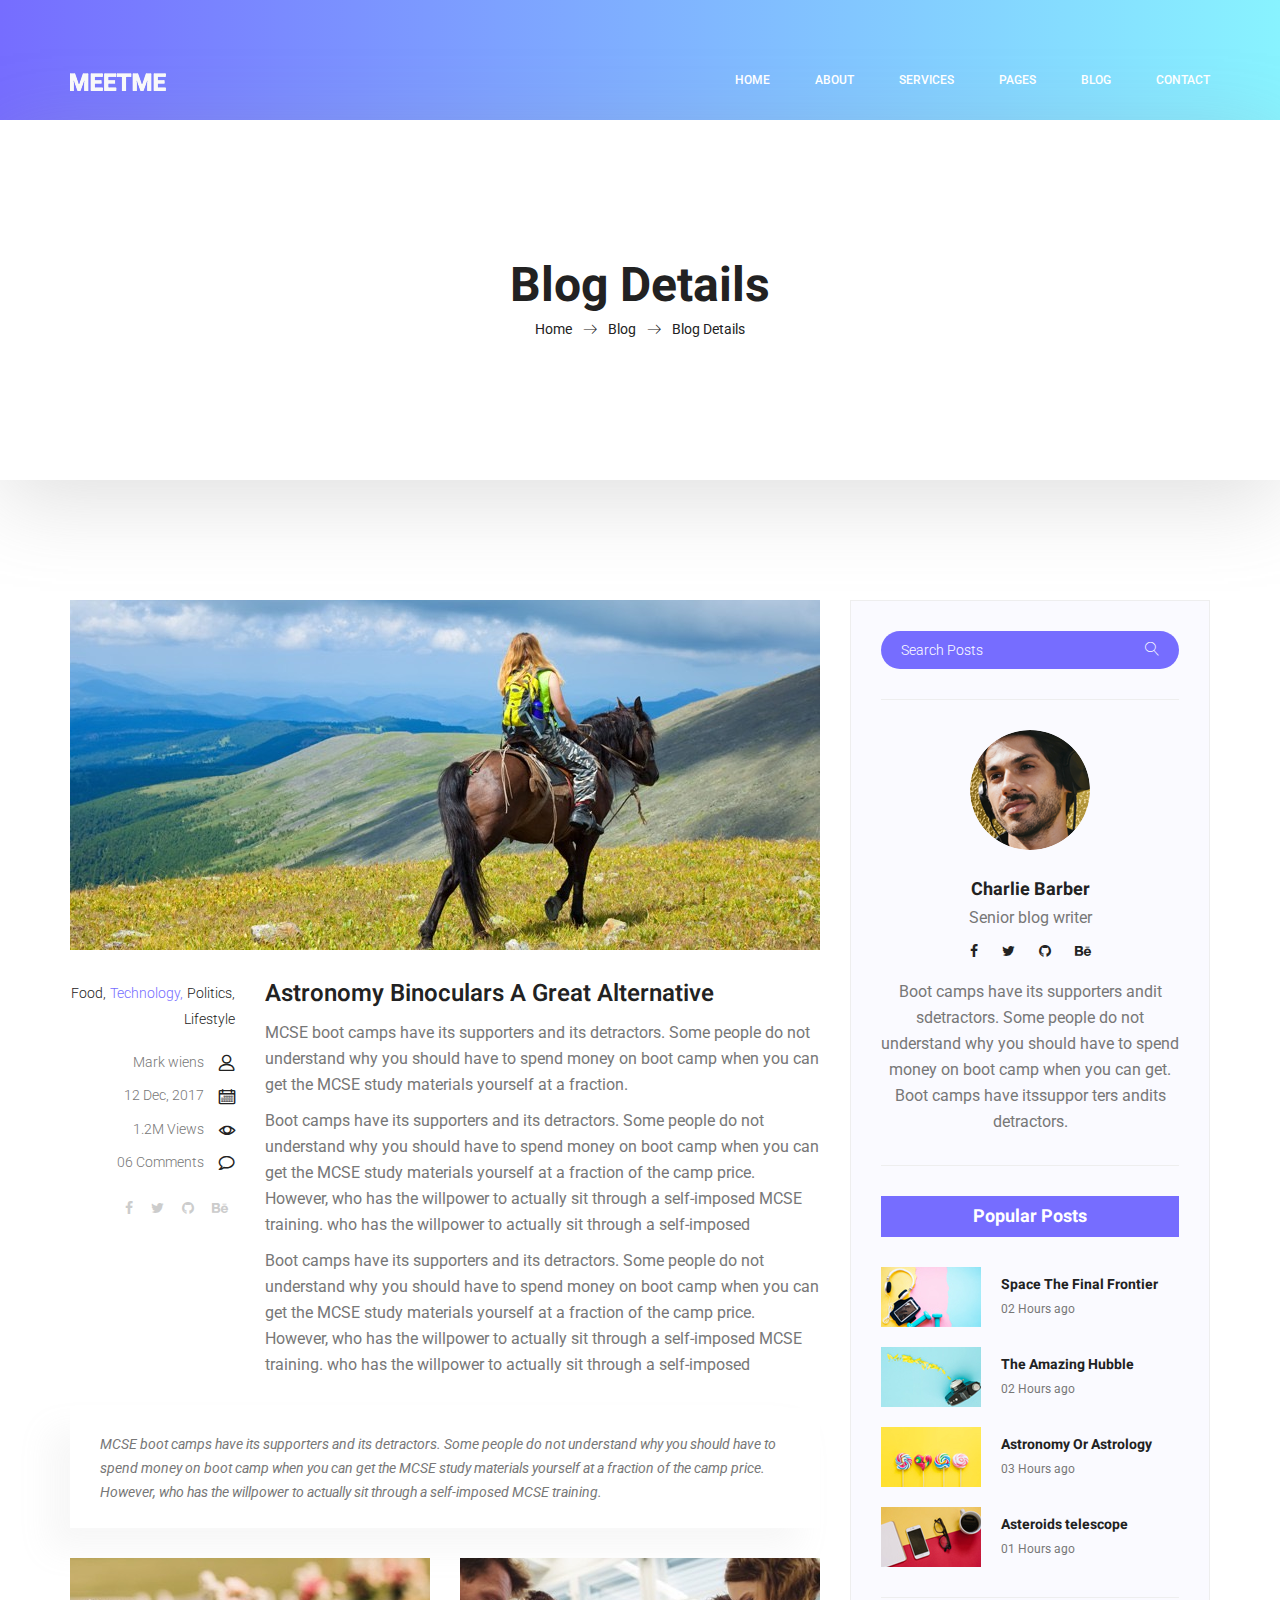
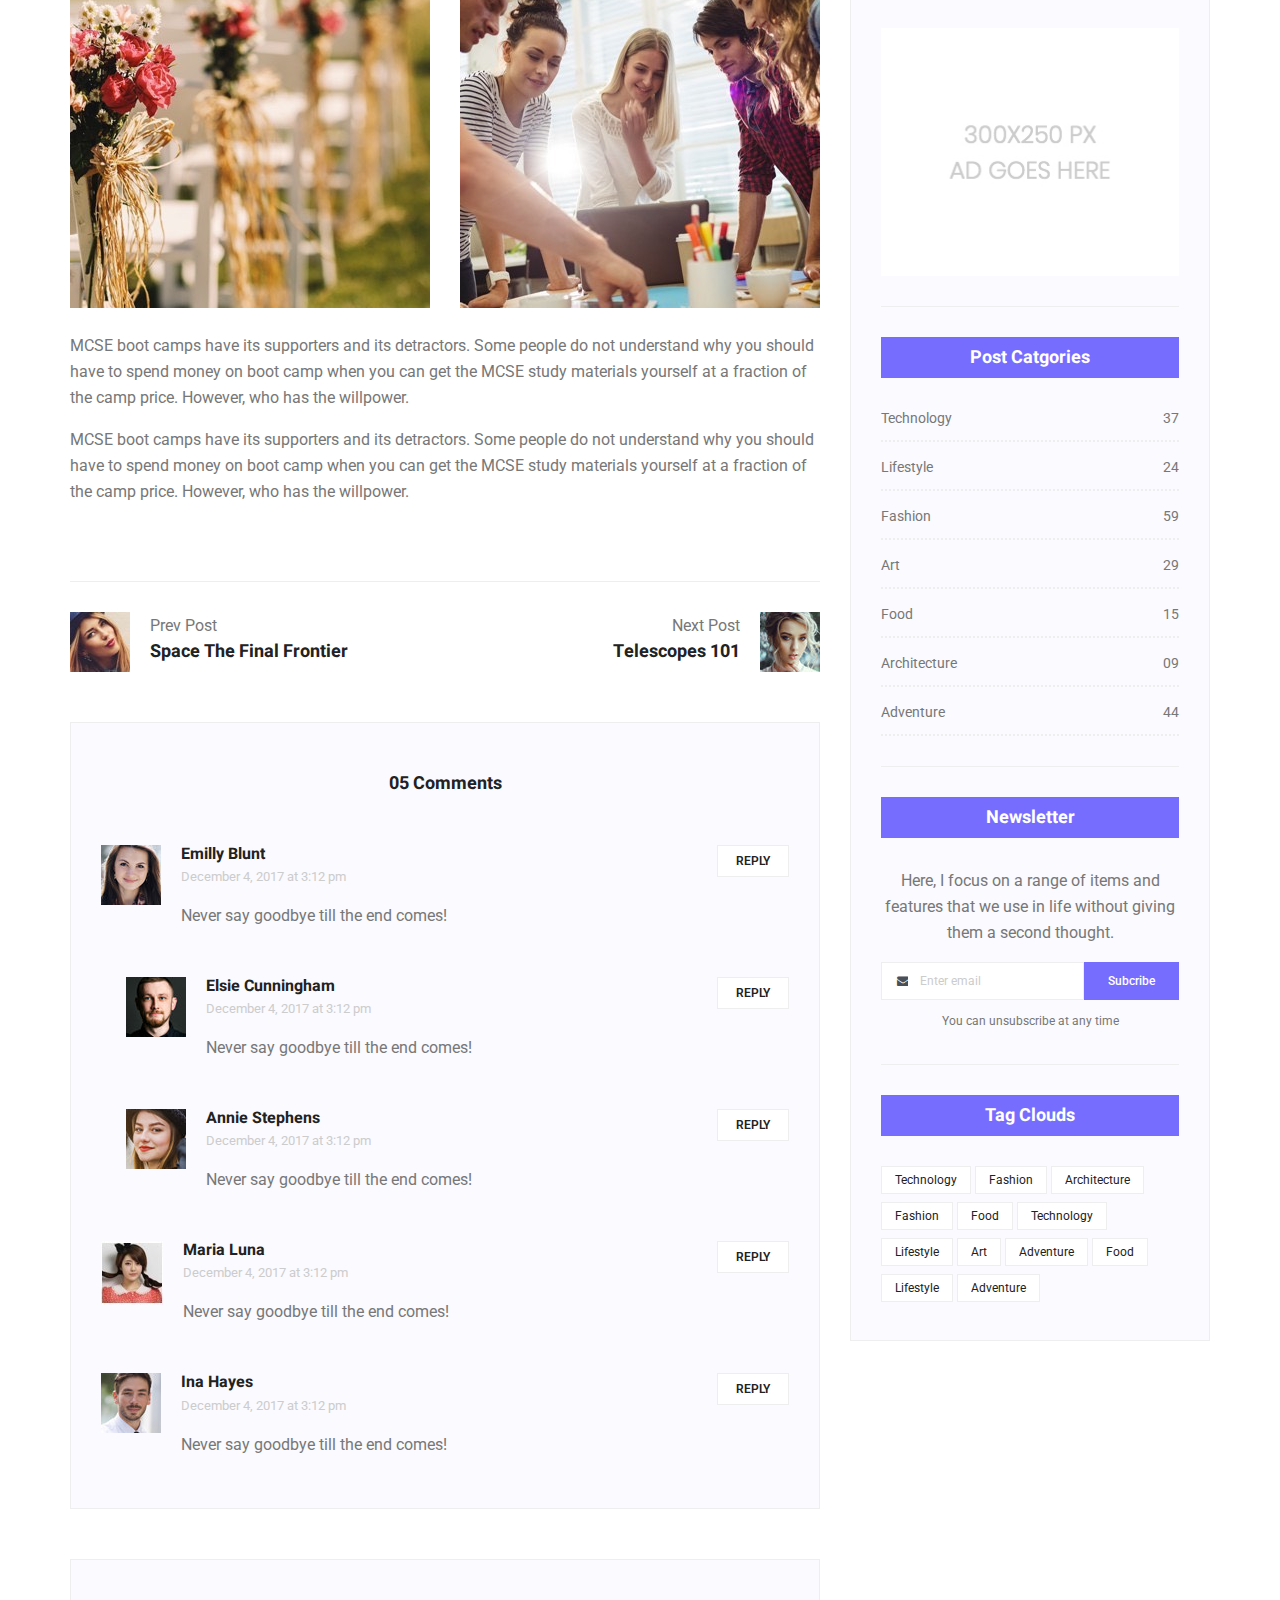
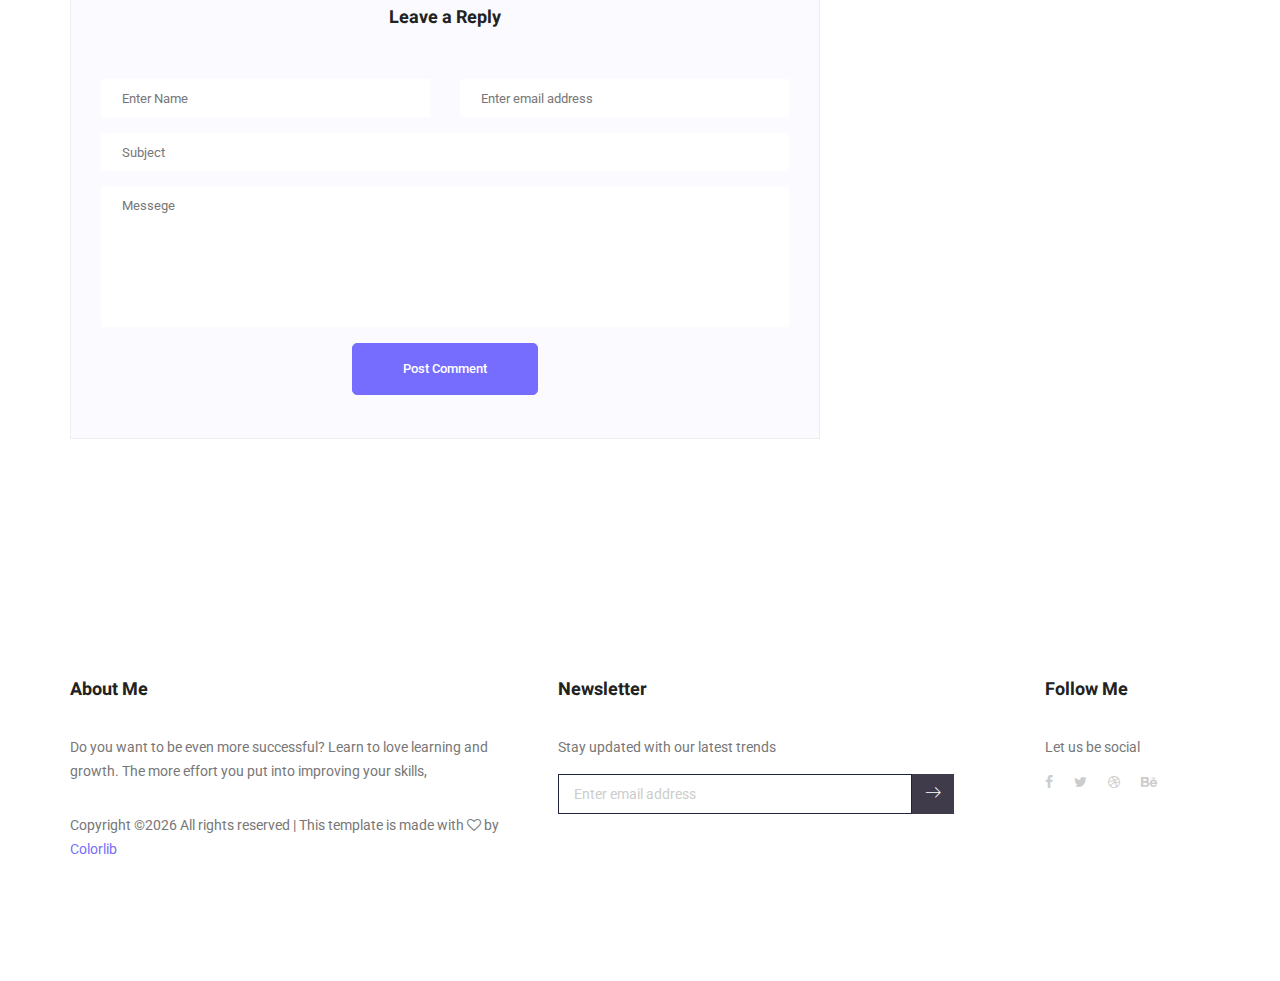
<file: single-blog.html>
<!doctype html>
<html lang="en">
    <head>
        <!-- Required meta tags -->
        <meta charset="utf-8">
        <meta name="viewport" content="width=device-width, initial-scale=1, shrink-to-fit=no">
        <link rel="icon" href="img/favicon.png" type="image/png">
        <title>MeetMe Personal</title>
        <!-- Bootstrap CSS -->
        <link rel="stylesheet" href="css/bootstrap.css">
        <link rel="stylesheet" href="vendors/linericon/style.css">
        <link rel="stylesheet" href="css/font-awesome.min.css">
        <link rel="stylesheet" href="vendors/owl-carousel/owl.carousel.min.css">
        <link rel="stylesheet" href="vendors/lightbox/simpleLightbox.css">
        <link rel="stylesheet" href="vendors/nice-select/css/nice-select.css">
        <link rel="stylesheet" href="vendors/animate-css/animate.css">
        <link rel="stylesheet" href="vendors/popup/magnific-popup.css">
        <!-- main css -->
        <link rel="stylesheet" href="css/style.css">
        <link rel="stylesheet" href="css/responsive.css">
    </head>
    <body>
        
        <!--================Header Menu Area =================-->
        <header class="header_area">
            <div class="main_menu">
            	<nav class="navbar navbar-expand-lg navbar-light">
					<div class="container box_1620">
						<!-- Brand and toggle get grouped for better mobile display -->
						<a class="navbar-brand logo_h" href="index.html"><img src="img/logo.png" alt=""></a>
						<button class="navbar-toggler" type="button" data-toggle="collapse" data-target="#navbarSupportedContent" aria-controls="navbarSupportedContent" aria-expanded="false" aria-label="Toggle navigation">
							<span class="icon-bar"></span>
							<span class="icon-bar"></span>
							<span class="icon-bar"></span>
						</button>
						<!-- Collect the nav links, forms, and other content for toggling -->
						<div class="collapse navbar-collapse offset" id="navbarSupportedContent">
							<ul class="nav navbar-nav menu_nav ml-auto">
								<li class="nav-item active"><a class="nav-link" href="index.html">Home</a></li> 
								<li class="nav-item"><a class="nav-link" href="about-us.html">About</a></li> 
								<li class="nav-item"><a class="nav-link" href="services.html">Services</a></li> 
								<li class="nav-item submenu dropdown">
									<a href="#" class="nav-link dropdown-toggle" data-toggle="dropdown" role="button" aria-haspopup="true" aria-expanded="false">Pages</a>
									<ul class="dropdown-menu">
										<li class="nav-item"><a class="nav-link" href="portfolio.html">Portfolio</a></li>
										<li class="nav-item"><a class="nav-link" href="elements.html">Elements</a></li>
									</ul>
								</li> 
								<li class="nav-item submenu dropdown">
									<a href="#" class="nav-link dropdown-toggle" data-toggle="dropdown" role="button" aria-haspopup="true" aria-expanded="false">Blog</a>
									<ul class="dropdown-menu">
										<li class="nav-item"><a class="nav-link" href="blog.html">Blog</a></li>
										<li class="nav-item"><a class="nav-link" href="single-blog.html">Blog Details</a></li>
									</ul>
								</li> 
								<li class="nav-item"><a class="nav-link" href="contact.html">Contact</a></li>
							</ul>
						</div> 
					</div>
            	</nav>
            </div>
        </header>
        <!--================Header Menu Area =================-->
        
        <!--================Home Banner Area =================-->
        <section class="banner_area">
            <div class="box_1620">
				<div class="banner_inner d-flex align-items-center">
					<div class="container">
						<div class="banner_content text-center">
							<h2>Blog Details</h2>
							<div class="page_link">
								<a href="index.html">Home</a>
								<a href="blog.html">Blog</a>
								<a href="single-blog.html">Blog Details</a>
							</div>
						</div>
					</div>
				</div>
            </div>
        </section>
        <!--================End Home Banner Area =================-->
        
        <!--================Blog Area =================-->
        <section class="blog_area single-post-area p_120">
            <div class="container">
                <div class="row">
                    <div class="col-lg-8 posts-list">
                        <div class="single-post row">
                            <div class="col-lg-12">
                                <div class="feature-img">
                                    <img class="img-fluid" src="img/blog/feature-img1.jpg" alt="">
                                </div>									
                            </div>
                            <div class="col-lg-3  col-md-3">
                                <div class="blog_info text-right">
                                    <div class="post_tag">
                                        <a href="#">Food,</a>
                                        <a class="active" href="#">Technology,</a>
                                        <a href="#">Politics,</a>
                                        <a href="#">Lifestyle</a>
                                    </div>
                                    <ul class="blog_meta list">
                                        <li><a href="#">Mark wiens<i class="lnr lnr-user"></i></a></li>
                                        <li><a href="#">12 Dec, 2017<i class="lnr lnr-calendar-full"></i></a></li>
                                        <li><a href="#">1.2M Views<i class="lnr lnr-eye"></i></a></li>
                                        <li><a href="#">06 Comments<i class="lnr lnr-bubble"></i></a></li>
                                    </ul>
                                    <ul class="social-links">
                                        <li><a href="#"><i class="fa fa-facebook"></i></a></li>
                                        <li><a href="#"><i class="fa fa-twitter"></i></a></li>
                                        <li><a href="#"><i class="fa fa-github"></i></a></li>
                                        <li><a href="#"><i class="fa fa-behance"></i></a></li>
                                    </ul>
                                </div>
                            </div>
                            <div class="col-lg-9 col-md-9 blog_details">
                                <h2>Astronomy Binoculars A Great Alternative</h2>
                                <p class="excert">
                                    MCSE boot camps have its supporters and its detractors. Some people do not understand why you should have to spend money on boot camp when you can get the MCSE study materials yourself at a fraction.
                                </p>
                                <p>
                                    Boot camps have its supporters and its detractors. Some people do not understand why you should have to spend money on boot camp when you can get the MCSE study materials yourself at a fraction of the camp price. However, who has the willpower to actually sit through a self-imposed MCSE training. who has the willpower to actually sit through a self-imposed
                                </p>
                                <p>
                                    Boot camps have its supporters and its detractors. Some people do not understand why you should have to spend money on boot camp when you can get the MCSE study materials yourself at a fraction of the camp price. However, who has the willpower to actually sit through a self-imposed MCSE training. who has the willpower to actually sit through a self-imposed
                                </p>
                            </div>
                            <div class="col-lg-12">
                                <div class="quotes">
                                    MCSE boot camps have its supporters and its detractors. Some people do not understand why you should have to spend money on boot camp when you can get the MCSE study materials yourself at a fraction of the camp price. However, who has the willpower to actually sit through a self-imposed MCSE training.										
                                </div>
                                <div class="row">
                                    <div class="col-6">
                                        <img class="img-fluid" src="img/blog/post-img1.jpg" alt="">
                                    </div>
                                    <div class="col-6">
                                        <img class="img-fluid" src="img/blog/post-img2.jpg" alt="">
                                    </div>	
                                    <div class="col-lg-12 mt-25">
                                        <p>
                                            MCSE boot camps have its supporters and its detractors. Some people do not understand why you should have to spend money on boot camp when you can get the MCSE study materials yourself at a fraction of the camp price. However, who has the willpower.
                                        </p>
                                        <p>
                                            MCSE boot camps have its supporters and its detractors. Some people do not understand why you should have to spend money on boot camp when you can get the MCSE study materials yourself at a fraction of the camp price. However, who has the willpower.
                                        </p>											
                                    </div>									
                                </div>
                            </div>
                        </div>
                        <div class="navigation-area">
                            <div class="row">
                                <div class="col-lg-6 col-md-6 col-12 nav-left flex-row d-flex justify-content-start align-items-center">
                                    <div class="thumb">
                                        <a href="#"><img class="img-fluid" src="img/blog/prev.jpg" alt=""></a>
                                    </div>
                                    <div class="arrow">
                                        <a href="#"><span class="lnr text-white lnr-arrow-left"></span></a>
                                    </div>
                                    <div class="detials">
                                        <p>Prev Post</p>
                                        <a href="#"><h4>Space The Final Frontier</h4></a>
                                    </div>
                                </div>
                                <div class="col-lg-6 col-md-6 col-12 nav-right flex-row d-flex justify-content-end align-items-center">
                                    <div class="detials">
                                        <p>Next Post</p>
                                        <a href="#"><h4>Telescopes 101</h4></a>
                                    </div>
                                    <div class="arrow">
                                        <a href="#"><span class="lnr text-white lnr-arrow-right"></span></a>
                                    </div>
                                    <div class="thumb">
                                        <a href="#"><img class="img-fluid" src="img/blog/next.jpg" alt=""></a>
                                    </div>										
                                </div>									
                            </div>
                        </div>
                        <div class="comments-area">
                            <h4>05 Comments</h4>
                            <div class="comment-list">
                                <div class="single-comment justify-content-between d-flex">
                                    <div class="user justify-content-between d-flex">
                                        <div class="thumb">
                                            <img src="img/blog/c1.jpg" alt="">
                                        </div>
                                        <div class="desc">
                                            <h5><a href="#">Emilly Blunt</a></h5>
                                            <p class="date">December 4, 2017 at 3:12 pm </p>
                                            <p class="comment">
                                                Never say goodbye till the end comes!
                                            </p>
                                        </div>
                                    </div>
                                    <div class="reply-btn">
                                           <a href="" class="btn-reply text-uppercase">reply</a> 
                                    </div>
                                </div>
                            </div>	
                            <div class="comment-list left-padding">
                                <div class="single-comment justify-content-between d-flex">
                                    <div class="user justify-content-between d-flex">
                                        <div class="thumb">
                                            <img src="img/blog/c2.jpg" alt="">
                                        </div>
                                        <div class="desc">
                                            <h5><a href="#">Elsie Cunningham</a></h5>
                                            <p class="date">December 4, 2017 at 3:12 pm </p>
                                            <p class="comment">
                                                Never say goodbye till the end comes!
                                            </p>
                                        </div>
                                    </div>
                                    <div class="reply-btn">
                                           <a href="" class="btn-reply text-uppercase">reply</a> 
                                    </div>
                                </div>
                            </div>	
                            <div class="comment-list left-padding">
                                <div class="single-comment justify-content-between d-flex">
                                    <div class="user justify-content-between d-flex">
                                        <div class="thumb">
                                            <img src="img/blog/c3.jpg" alt="">
                                        </div>
                                        <div class="desc">
                                            <h5><a href="#">Annie Stephens</a></h5>
                                            <p class="date">December 4, 2017 at 3:12 pm </p>
                                            <p class="comment">
                                                Never say goodbye till the end comes!
                                            </p>
                                        </div>
                                    </div>
                                    <div class="reply-btn">
                                           <a href="" class="btn-reply text-uppercase">reply</a> 
                                    </div>
                                </div>
                            </div>	
                            <div class="comment-list">
                                <div class="single-comment justify-content-between d-flex">
                                    <div class="user justify-content-between d-flex">
                                        <div class="thumb">
                                            <img src="img/blog/c4.jpg" alt="">
                                        </div>
                                        <div class="desc">
                                            <h5><a href="#">Maria Luna</a></h5>
                                            <p class="date">December 4, 2017 at 3:12 pm </p>
                                            <p class="comment">
                                                Never say goodbye till the end comes!
                                            </p>
                                        </div>
                                    </div>
                                    <div class="reply-btn">
                                           <a href="" class="btn-reply text-uppercase">reply</a> 
                                    </div>
                                </div>
                            </div>	
                            <div class="comment-list">
                                <div class="single-comment justify-content-between d-flex">
                                    <div class="user justify-content-between d-flex">
                                        <div class="thumb">
                                            <img src="img/blog/c5.jpg" alt="">
                                        </div>
                                        <div class="desc">
                                            <h5><a href="#">Ina Hayes</a></h5>
                                            <p class="date">December 4, 2017 at 3:12 pm </p>
                                            <p class="comment">
                                                Never say goodbye till the end comes!
                                            </p>
                                        </div>
                                    </div>
                                    <div class="reply-btn">
                                           <a href="" class="btn-reply text-uppercase">reply</a> 
                                    </div>
                                </div>
                            </div>	                                             				
                        </div>
                        <div class="comment-form">
                            <h4>Leave a Reply</h4>
                            <form>
                                <div class="form-group form-inline">
                                  <div class="form-group col-lg-6 col-md-6 name">
                                    <input type="text" class="form-control" id="name" placeholder="Enter Name" onfocus="this.placeholder = ''" onblur="this.placeholder = 'Enter Name'">
                                  </div>
                                  <div class="form-group col-lg-6 col-md-6 email">
                                    <input type="email" class="form-control" id="email" placeholder="Enter email address" onfocus="this.placeholder = ''" onblur="this.placeholder = 'Enter email address'">
                                  </div>										
                                </div>
                                <div class="form-group">
                                    <input type="text" class="form-control" id="subject" placeholder="Subject" onfocus="this.placeholder = ''" onblur="this.placeholder = 'Subject'">
                                </div>
                                <div class="form-group">
                                    <textarea class="form-control mb-10" rows="5" name="message" placeholder="Messege" onfocus="this.placeholder = ''" onblur="this.placeholder = 'Messege'" required=""></textarea>
                                </div>
                                <a href="#" class="primary-btn submit_btn">Post Comment</a>	
                            </form>
                        </div>
                    </div>
                    <div class="col-lg-4">
                        <div class="blog_right_sidebar">
                            <aside class="single_sidebar_widget search_widget">
                                <div class="input-group">
                                    <input type="text" class="form-control" placeholder="Search Posts">
                                    <span class="input-group-btn">
                                        <button class="btn btn-default" type="button"><i class="lnr lnr-magnifier"></i></button>
                                    </span>
                                </div><!-- /input-group -->
                                <div class="br"></div>
                            </aside>
                            <aside class="single_sidebar_widget author_widget">
                                <img class="author_img rounded-circle" src="img/blog/author.png" alt="">
                                <h4>Charlie Barber</h4>
                                <p>Senior blog writer</p>
                                <div class="social_icon">
                                    <a href="#"><i class="fa fa-facebook"></i></a>
                                    <a href="#"><i class="fa fa-twitter"></i></a>
                                    <a href="#"><i class="fa fa-github"></i></a>
                                    <a href="#"><i class="fa fa-behance"></i></a>
                                </div>
                                <p>Boot camps have its supporters andit sdetractors. Some people do not understand why you should have to spend money on boot camp when you can get. Boot camps have itssuppor ters andits detractors.</p>
                                <div class="br"></div>
                            </aside>
                            <aside class="single_sidebar_widget popular_post_widget">
                                <h3 class="widget_title">Popular Posts</h3>
                                <div class="media post_item">
                                    <img src="img/blog/popular-post/post1.jpg" alt="post">
                                    <div class="media-body">
                                        <a href="blog-details.html"><h3>Space The Final Frontier</h3></a>
                                        <p>02 Hours ago</p>
                                    </div>
                                </div>
                                <div class="media post_item">
                                    <img src="img/blog/popular-post/post2.jpg" alt="post">
                                    <div class="media-body">
                                        <a href="blog-details.html"><h3>The Amazing Hubble</h3></a>
                                        <p>02 Hours ago</p>
                                    </div>
                                </div>
                                <div class="media post_item">
                                    <img src="img/blog/popular-post/post3.jpg" alt="post">
                                    <div class="media-body">
                                        <a href="blog-details.html"><h3>Astronomy Or Astrology</h3></a>
                                        <p>03 Hours ago</p>
                                    </div>
                                </div>
                                <div class="media post_item">
                                    <img src="img/blog/popular-post/post4.jpg" alt="post">
                                    <div class="media-body">
                                        <a href="blog-details.html"><h3>Asteroids telescope</h3></a>
                                        <p>01 Hours ago</p>
                                    </div>
                                </div>
                                <div class="br"></div>
                            </aside>
                            <aside class="single_sidebar_widget ads_widget">
                                <a href="#"><img class="img-fluid" src="img/blog/add.jpg" alt=""></a>
                                <div class="br"></div>
                            </aside>
                            <aside class="single_sidebar_widget post_category_widget">
                                <h4 class="widget_title">Post Catgories</h4>
                                <ul class="list cat-list">
                                    <li>
                                        <a href="#" class="d-flex justify-content-between">
                                            <p>Technology</p>
                                            <p>37</p>
                                        </a>
                                    </li>
                                    <li>
                                        <a href="#" class="d-flex justify-content-between">
                                            <p>Lifestyle</p>
                                            <p>24</p>
                                        </a>
                                    </li>
                                    <li>
                                        <a href="#" class="d-flex justify-content-between">
                                            <p>Fashion</p>
                                            <p>59</p>
                                        </a>
                                    </li>
                                    <li>
                                        <a href="#" class="d-flex justify-content-between">
                                            <p>Art</p>
                                            <p>29</p>
                                        </a>
                                    </li>
                                    <li>
                                        <a href="#" class="d-flex justify-content-between">
                                            <p>Food</p>
                                            <p>15</p>
                                        </a>
                                    </li>
                                    <li>
                                        <a href="#" class="d-flex justify-content-between">
                                            <p>Architecture</p>
                                            <p>09</p>
                                        </a>
                                    </li>
                                    <li>
                                        <a href="#" class="d-flex justify-content-between">
                                            <p>Adventure</p>
                                            <p>44</p>
                                        </a>
                                    </li>															
                                </ul>
                                <div class="br"></div>
                            </aside>
                            <aside class="single-sidebar-widget newsletter_widget">
                                <h4 class="widget_title">Newsletter</h4>
                                <p>
                                Here, I focus on a range of items and features that we use in life without
                                giving them a second thought.
                                </p>
                                <div class="form-group d-flex flex-row">
                                    <div class="input-group">
                                        <div class="input-group-prepend">
                                            <div class="input-group-text"><i class="fa fa-envelope" aria-hidden="true"></i></div>
                                        </div>
                                        <input type="text" class="form-control" id="inlineFormInputGroup" placeholder="Enter email" onfocus="this.placeholder = ''" onblur="this.placeholder = 'Enter email'">
                                    </div>
                                    <a href="#" class="bbtns">Subcribe</a>
                                </div>	
                                <p class="text-bottom">You can unsubscribe at any time</p>	
                                <div class="br"></div>							
                            </aside>
                            <aside class="single-sidebar-widget tag_cloud_widget">
                                <h4 class="widget_title">Tag Clouds</h4>
                                <ul class="list">
                                    <li><a href="#">Technology</a></li>
                                    <li><a href="#">Fashion</a></li>
                                    <li><a href="#">Architecture</a></li>
                                    <li><a href="#">Fashion</a></li>
                                    <li><a href="#">Food</a></li>
                                    <li><a href="#">Technology</a></li>
                                    <li><a href="#">Lifestyle</a></li>
                                    <li><a href="#">Art</a></li>
                                    <li><a href="#">Adventure</a></li>
                                    <li><a href="#">Food</a></li>
                                    <li><a href="#">Lifestyle</a></li>
                                    <li><a href="#">Adventure</a></li>
                                </ul>
                            </aside>
                        </div>
                    </div>
                </div>
            </div>
        </section>
        <!--================Blog Area =================-->
        
        <!--================Footer Area =================-->
        <footer class="footer_area p_120">
        	<div class="container">
        		<div class="row footer_inner">
        			<div class="col-lg-5 col-sm-6">
        				<aside class="f_widget ab_widget">
        					<div class="f_title">
        						<h3>About Me</h3>
        					</div>
        					<p>Do you want to be even more successful? Learn to love learning and growth. The more effort you put into improving your skills,</p>
        					<p><!-- Link back to Colorlib can't be removed. Template is licensed under CC BY 3.0. -->
Copyright &copy;<script>document.write(new Date().getFullYear());</script> All rights reserved | This template is made with <i class="fa fa-heart-o" aria-hidden="true"></i> by <a href="https://colorlib.com" target="_blank">Colorlib</a>
<!-- Link back to Colorlib can't be removed. Template is licensed under CC BY 3.0. --></p>
        				</aside>
        			</div>
        			<div class="col-lg-5 col-sm-6">
        				<aside class="f_widget news_widget">
        					<div class="f_title">
        						<h3>Newsletter</h3>
        					</div>
        					<p>Stay updated with our latest trends</p>
        					<div id="mc_embed_signup">
                                <form target="_blank" action="https://spondonit.us12.list-manage.com/subscribe/post?u=1462626880ade1ac87bd9c93a&amp;id=92a4423d01" method="get" class="subscribe_form relative">
                                	<div class="input-group d-flex flex-row">
                                        <input name="EMAIL" placeholder="Enter email address" onfocus="this.placeholder = ''" onblur="this.placeholder = 'Email Address '" required="" type="email">
                                        <button class="btn sub-btn"><span class="lnr lnr-arrow-right"></span></button>		
                                    </div>				
                                    <div class="mt-10 info"></div>
                                </form>
                            </div>
        				</aside>
        			</div>
        			<div class="col-lg-2">
        				<aside class="f_widget social_widget">
        					<div class="f_title">
        						<h3>Follow Me</h3>
        					</div>
        					<p>Let us be social</p>
        					<ul class="list">
        						<li><a href="#"><i class="fa fa-facebook"></i></a></li>
        						<li><a href="#"><i class="fa fa-twitter"></i></a></li>
        						<li><a href="#"><i class="fa fa-dribbble"></i></a></li>
        						<li><a href="#"><i class="fa fa-behance"></i></a></li>
        					</ul>
        				</aside>
        			</div>
        		</div>
        	</div>
        </footer>
        <!--================End Footer Area =================-->
        
        
        
        
        <!-- Optional JavaScript -->
        <!-- jQuery first, then Popper.js, then Bootstrap JS -->
        <script src="js/jquery-3.3.1.min.js"></script>
        <script src="js/popper.js"></script>
        <script src="js/bootstrap.min.js"></script>
        <script src="js/stellar.js"></script>
        <script src="vendors/lightbox/simpleLightbox.min.js"></script>
        <script src="vendors/nice-select/js/jquery.nice-select.min.js"></script>
        <script src="vendors/isotope/imagesloaded.pkgd.min.js"></script>
        <script src="vendors/isotope/isotope.pkgd.min.js"></script>
        <script src="vendors/owl-carousel/owl.carousel.min.js"></script>
        <script src="vendors/popup/jquery.magnific-popup.min.js"></script>
        <script src="js/jquery.ajaxchimp.min.js"></script>
        <script src="vendors/counter-up/jquery.waypoints.min.js"></script>
        <script src="vendors/counter-up/jquery.counterup.min.js"></script>
        <script src="js/mail-script.js"></script>
        <script src="js/theme.js"></script>
    </body>
</html>
</file>
<file: vendors/linericon/style.css>
@font-face {
	font-family: 'Linearicons-Free';
	src:url('fonts/Linearicons-Free.eot?w118d');
	src:url('fonts/Linearicons-Free.eot?#iefixw118d') format('embedded-opentype'),
		url('fonts/Linearicons-Free.woff2?w118d') format('woff2'),
		url('fonts/Linearicons-Free.woff?w118d') format('woff'),
		url('fonts/Linearicons-Free.ttf?w118d') format('truetype'),
		url('fonts/Linearicons-Free.svg?w118d#Linearicons-Free') format('svg');
	font-weight: normal;
	font-style: normal;
}

.lnr {
	font-family: 'Linearicons-Free';
	speak: none;
	font-style: normal;
	font-weight: normal;
	font-variant: normal;
	text-transform: none;
	line-height: 1;

	/* Better Font Rendering =========== */
	-webkit-font-smoothing: antialiased;
	-moz-osx-font-smoothing: grayscale;
}

.lnr-home:before {
	content: "\e800";
}
.lnr-apartment:before {
	content: "\e801";
}
.lnr-pencil:before {
	content: "\e802";
}
.lnr-magic-wand:before {
	content: "\e803";
}
.lnr-drop:before {
	content: "\e804";
}
.lnr-lighter:before {
	content: "\e805";
}
.lnr-poop:before {
	content: "\e806";
}
.lnr-sun:before {
	content: "\e807";
}
.lnr-moon:before {
	content: "\e808";
}
.lnr-cloud:before {
	content: "\e809";
}
.lnr-cloud-upload:before {
	content: "\e80a";
}
.lnr-cloud-download:before {
	content: "\e80b";
}
.lnr-cloud-sync:before {
	content: "\e80c";
}
.lnr-cloud-check:before {
	content: "\e80d";
}
.lnr-database:before {
	content: "\e80e";
}
.lnr-lock:before {
	content: "\e80f";
}
.lnr-cog:before {
	content: "\e810";
}
.lnr-trash:before {
	content: "\e811";
}
.lnr-dice:before {
	content: "\e812";
}
.lnr-heart:before {
	content: "\e813";
}
.lnr-star:before {
	content: "\e814";
}
.lnr-star-half:before {
	content: "\e815";
}
.lnr-star-empty:before {
	content: "\e816";
}
.lnr-flag:before {
	content: "\e817";
}
.lnr-envelope:before {
	content: "\e818";
}
.lnr-paperclip:before {
	content: "\e819";
}
.lnr-inbox:before {
	content: "\e81a";
}
.lnr-eye:before {
	content: "\e81b";
}
.lnr-printer:before {
	content: "\e81c";
}
.lnr-file-empty:before {
	content: "\e81d";
}
.lnr-file-add:before {
	content: "\e81e";
}
.lnr-enter:before {
	content: "\e81f";
}
.lnr-exit:before {
	content: "\e820";
}
.lnr-graduation-hat:before {
	content: "\e821";
}
.lnr-license:before {
	content: "\e822";
}
.lnr-music-note:before {
	content: "\e823";
}
.lnr-film-play:before {
	content: "\e824";
}
.lnr-camera-video:before {
	content: "\e825";
}
.lnr-camera:before {
	content: "\e826";
}
.lnr-picture:before {
	content: "\e827";
}
.lnr-book:before {
	content: "\e828";
}
.lnr-bookmark:before {
	content: "\e829";
}
.lnr-user:before {
	content: "\e82a";
}
.lnr-users:before {
	content: "\e82b";
}
.lnr-shirt:before {
	content: "\e82c";
}
.lnr-store:before {
	content: "\e82d";
}
.lnr-cart:before {
	content: "\e82e";
}
.lnr-tag:before {
	content: "\e82f";
}
.lnr-phone-handset:before {
	content: "\e830";
}
.lnr-phone:before {
	content: "\e831";
}
.lnr-pushpin:before {
	content: "\e832";
}
.lnr-map-marker:before {
	content: "\e833";
}
.lnr-map:before {
	content: "\e834";
}
.lnr-location:before {
	content: "\e835";
}
.lnr-calendar-full:before {
	content: "\e836";
}
.lnr-keyboard:before {
	content: "\e837";
}
.lnr-spell-check:before {
	content: "\e838";
}
.lnr-screen:before {
	content: "\e839";
}
.lnr-smartphone:before {
	content: "\e83a";
}
.lnr-tablet:before {
	content: "\e83b";
}
.lnr-laptop:before {
	content: "\e83c";
}
.lnr-laptop-phone:before {
	content: "\e83d";
}
.lnr-power-switch:before {
	content: "\e83e";
}
.lnr-bubble:before {
	content: "\e83f";
}
.lnr-heart-pulse:before {
	content: "\e840";
}
.lnr-construction:before {
	content: "\e841";
}
.lnr-pie-chart:before {
	content: "\e842";
}
.lnr-chart-bars:before {
	content: "\e843";
}
.lnr-gift:before {
	content: "\e844";
}
.lnr-diamond:before {
	content: "\e845";
}
.lnr-linearicons:before {
	content: "\e846";
}
.lnr-dinner:before {
	content: "\e847";
}
.lnr-coffee-cup:before {
	content: "\e848";
}
.lnr-leaf:before {
	content: "\e849";
}
.lnr-paw:before {
	content: "\e84a";
}
.lnr-rocket:before {
	content: "\e84b";
}
.lnr-briefcase:before {
	content: "\e84c";
}
.lnr-bus:before {
	content: "\e84d";
}
.lnr-car:before {
	content: "\e84e";
}
.lnr-train:before {
	content: "\e84f";
}
.lnr-bicycle:before {
	content: "\e850";
}
.lnr-wheelchair:before {
	content: "\e851";
}
.lnr-select:before {
	content: "\e852";
}
.lnr-earth:before {
	content: "\e853";
}
.lnr-smile:before {
	content: "\e854";
}
.lnr-sad:before {
	content: "\e855";
}
.lnr-neutral:before {
	content: "\e856";
}
.lnr-mustache:before {
	content: "\e857";
}
.lnr-alarm:before {
	content: "\e858";
}
.lnr-bullhorn:before {
	content: "\e859";
}
.lnr-volume-high:before {
	content: "\e85a";
}
.lnr-volume-medium:before {
	content: "\e85b";
}
.lnr-volume-low:before {
	content: "\e85c";
}
.lnr-volume:before {
	content: "\e85d";
}
.lnr-mic:before {
	content: "\e85e";
}
.lnr-hourglass:before {
	content: "\e85f";
}
.lnr-undo:before {
	content: "\e860";
}
.lnr-redo:before {
	content: "\e861";
}
.lnr-sync:before {
	content: "\e862";
}
.lnr-history:before {
	content: "\e863";
}
.lnr-clock:before {
	content: "\e864";
}
.lnr-download:before {
	content: "\e865";
}
.lnr-upload:before {
	content: "\e866";
}
.lnr-enter-down:before {
	content: "\e867";
}
.lnr-exit-up:before {
	content: "\e868";
}
.lnr-bug:before {
	content: "\e869";
}
.lnr-code:before {
	content: "\e86a";
}
.lnr-link:before {
	content: "\e86b";
}
.lnr-unlink:before {
	content: "\e86c";
}
.lnr-thumbs-up:before {
	content: "\e86d";
}
.lnr-thumbs-down:before {
	content: "\e86e";
}
.lnr-magnifier:before {
	content: "\e86f";
}
.lnr-cross:before {
	content: "\e870";
}
.lnr-menu:before {
	content: "\e871";
}
.lnr-list:before {
	content: "\e872";
}
.lnr-chevron-up:before {
	content: "\e873";
}
.lnr-chevron-down:before {
	content: "\e874";
}
.lnr-chevron-left:before {
	content: "\e875";
}
.lnr-chevron-right:before {
	content: "\e876";
}
.lnr-arrow-up:before {
	content: "\e877";
}
.lnr-arrow-down:before {
	content: "\e878";
}
.lnr-arrow-left:before {
	content: "\e879";
}
.lnr-arrow-right:before {
	content: "\e87a";
}
.lnr-move:before {
	content: "\e87b";
}
.lnr-warning:before {
	content: "\e87c";
}
.lnr-question-circle:before {
	content: "\e87d";
}
.lnr-menu-circle:before {
	content: "\e87e";
}
.lnr-checkmark-circle:before {
	content: "\e87f";
}
.lnr-cross-circle:before {
	content: "\e880";
}
.lnr-plus-circle:before {
	content: "\e881";
}
.lnr-circle-minus:before {
	content: "\e882";
}
.lnr-arrow-up-circle:before {
	content: "\e883";
}
.lnr-arrow-down-circle:before {
	content: "\e884";
}
.lnr-arrow-left-circle:before {
	content: "\e885";
}
.lnr-arrow-right-circle:before {
	content: "\e886";
}
.lnr-chevron-up-circle:before {
	content: "\e887";
}
.lnr-chevron-down-circle:before {
	content: "\e888";
}
.lnr-chevron-left-circle:before {
	content: "\e889";
}
.lnr-chevron-right-circle:before {
	content: "\e88a";
}
.lnr-crop:before {
	content: "\e88b";
}
.lnr-frame-expand:before {
	content: "\e88c";
}
.lnr-frame-contract:before {
	content: "\e88d";
}
.lnr-layers:before {
	content: "\e88e";
}
.lnr-funnel:before {
	content: "\e88f";
}
.lnr-text-format:before {
	content: "\e890";
}
.lnr-text-format-remove:before {
	content: "\e891";
}
.lnr-text-size:before {
	content: "\e892";
}
.lnr-bold:before {
	content: "\e893";
}
.lnr-italic:before {
	content: "\e894";
}
.lnr-underline:before {
	content: "\e895";
}
.lnr-strikethrough:before {
	content: "\e896";
}
.lnr-highlight:before {
	content: "\e897";
}
.lnr-text-align-left:before {
	content: "\e898";
}
.lnr-text-align-center:before {
	content: "\e899";
}
.lnr-text-align-right:before {
	content: "\e89a";
}
.lnr-text-align-justify:before {
	content: "\e89b";
}
.lnr-line-spacing:before {
	content: "\e89c";
}
.lnr-indent-increase:before {
	content: "\e89d";
}
.lnr-indent-decrease:before {
	content: "\e89e";
}
.lnr-pilcrow:before {
	content: "\e89f";
}
.lnr-direction-ltr:before {
	content: "\e8a0";
}
.lnr-direction-rtl:before {
	content: "\e8a1";
}
.lnr-page-break:before {
	content: "\e8a2";
}
.lnr-sort-alpha-asc:before {
	content: "\e8a3";
}
.lnr-sort-amount-asc:before {
	content: "\e8a4";
}
.lnr-hand:before {
	content: "\e8a5";
}
.lnr-pointer-up:before {
	content: "\e8a6";
}
.lnr-pointer-right:before {
	content: "\e8a7";
}
.lnr-pointer-down:before {
	content: "\e8a8";
}
.lnr-pointer-left:before {
	content: "\e8a9";
}
</file>
<file: vendors/nice-select/css/nice-select.css>
.nice-select {
  -webkit-tap-highlight-color: transparent;
  background-color: #fff;
  border-radius: 5px;
  border: solid 1px #e8e8e8;
  box-sizing: border-box;
  clear: both;
  cursor: pointer;
  display: block;
  float: left;
  font-family: inherit;
  font-size: 14px;
  font-weight: normal;
  height: 42px;
  line-height: 40px;
  outline: none;
  padding-left: 18px;
  padding-right: 30px;
  position: relative;
  text-align: left !important;
  -webkit-transition: all 0.2s ease-in-out;
  transition: all 0.2s ease-in-out;
  -webkit-user-select: none;
     -moz-user-select: none;
      -ms-user-select: none;
          user-select: none;
  white-space: nowrap;
  width: auto; }
  .nice-select:hover {
    border-color: #dbdbdb; }
  .nice-select:active, .nice-select.open, .nice-select:focus {
    border-color: #999; }
  .nice-select:after {
    border-bottom: 2px solid #999;
    border-right: 2px solid #999;
    content: '';
    display: block;
    height: 5px;
    margin-top: -4px;
    pointer-events: none;
    position: absolute;
    right: 12px;
    top: 50%;
    -webkit-transform-origin: 66% 66%;
        -ms-transform-origin: 66% 66%;
            transform-origin: 66% 66%;
    -webkit-transform: rotate(45deg);
        -ms-transform: rotate(45deg);
            transform: rotate(45deg);
    -webkit-transition: all 0.15s ease-in-out;
    transition: all 0.15s ease-in-out;
    width: 5px; }
  .nice-select.open:after {
    -webkit-transform: rotate(-135deg);
        -ms-transform: rotate(-135deg);
            transform: rotate(-135deg); }
  .nice-select.open .list {
    opacity: 1;
    pointer-events: auto;
    -webkit-transform: scale(1) translateY(0);
        -ms-transform: scale(1) translateY(0);
            transform: scale(1) translateY(0); }
  .nice-select.disabled {
    border-color: #ededed;
    color: #999;
    pointer-events: none; }
    .nice-select.disabled:after {
      border-color: #cccccc; }
  .nice-select.wide {
    width: 100%; }
    .nice-select.wide .list {
      left: 0 !important;
      right: 0 !important; }
  .nice-select.right {
    float: right; }
    .nice-select.right .list {
      left: auto;
      right: 0; }
  .nice-select.small {
    font-size: 12px;
    height: 36px;
    line-height: 34px; }
    .nice-select.small:after {
      height: 4px;
      width: 4px; }
    .nice-select.small .option {
      line-height: 34px;
      min-height: 34px; }
  .nice-select .list {
    background-color: #fff;
    border-radius: 5px;
    box-shadow: 0 0 0 1px rgba(68, 68, 68, 0.11);
    box-sizing: border-box;
    margin-top: 4px;
    opacity: 0;
    overflow: hidden;
    padding: 0;
    pointer-events: none;
    position: absolute;
    top: 100%;
    left: 0;
    -webkit-transform-origin: 50% 0;
        -ms-transform-origin: 50% 0;
            transform-origin: 50% 0;
    -webkit-transform: scale(0.75) translateY(-21px);
        -ms-transform: scale(0.75) translateY(-21px);
            transform: scale(0.75) translateY(-21px);
    -webkit-transition: all 0.2s cubic-bezier(0.5, 0, 0, 1.25), opacity 0.15s ease-out;
    transition: all 0.2s cubic-bezier(0.5, 0, 0, 1.25), opacity 0.15s ease-out;
    z-index: 9; }
    .nice-select .list:hover .option:not(:hover) {
      background-color: transparent !important; }
  .nice-select .option {
    cursor: pointer;
    font-weight: 400;
    line-height: 40px;
    list-style: none;
    min-height: 40px;
    outline: none;
    padding-left: 18px;
    padding-right: 29px;
    text-align: left;
    -webkit-transition: all 0.2s;
    transition: all 0.2s; }
    .nice-select .option:hover, .nice-select .option.focus, .nice-select .option.selected.focus {
      background-color: #f6f6f6; }
    .nice-select .option.selected {
      font-weight: bold; }
    .nice-select .option.disabled {
      background-color: transparent;
      color: #999;
      cursor: default; }

.no-csspointerevents .nice-select .list {
  display: none; }

.no-csspointerevents .nice-select.open .list {
  display: block; }
</file>
<file: vendors/flaticon/flaticon.css>
/*
  	Flaticon icon font: Flaticon
  	Creation date: 26/06/2018 17:19
  	*/

@font-face {
  font-family: "Flaticon";
  src: url("./Flaticon.eot");
  src: url("./Flaticon.eot?#iefix") format("embedded-opentype"),
       url("./Flaticon.woff") format("woff"),
       url("./Flaticon.ttf") format("truetype"),
       url("./Flaticon.svg#Flaticon") format("svg");
  font-weight: normal;
  font-style: normal;
}

@media screen and (-webkit-min-device-pixel-ratio:0) {
  @font-face {
    font-family: "Flaticon";
    src: url("./Flaticon.svg#Flaticon") format("svg");
  }
}

[class^="flaticon-"]:before, [class*=" flaticon-"]:before,
[class^="flaticon-"]:after, [class*=" flaticon-"]:after {   
  font-family: Flaticon;
        font-size: 20px;
font-style: normal;
margin-left: 20px;
}

.flaticon-skyline:before { content: "\f100"; }
.flaticon-sketch:before { content: "\f101"; }
.flaticon-city:before { content: "\f102"; }
</file>
<file: css/style.css>
/*----------------------------------------------------
@File: Default Styles
@Author: Rocky Ahmed
@URL: http://wethemez.com
Author E-mail: rockybd1995@gmail.com

This file contains the styling for the actual theme, this
is the file you need to edit to change the look of the
theme.
---------------------------------------------------- */
/*=====================================================================
@Template Name: Builder Construction
@Author: Rocky Ahmed
@Developed By: Rocky Ahmed
@Developer URL: http://rocky.wethemez.com
Author E-mail: rockybd1995@gmail.com

@Default Styles

Table of Content:
01/ Variables
02/ predefin
03/ header
04/ button
05/ banner
06/ breadcrumb
07/ about
08/ team
09/ project
10/ price
11/ team
12/ blog
13/ video
14/ features
15/ career
16/ contact
17/ footer

=====================================================================*/
/*----------------------------------------------------*/
/*font Variables*/
/*Color Variables*/
/*=================== fonts ====================*/
@import url("https://fonts.googleapis.com/css?family=Heebo:300,400,700,900|Roboto:300,400,500,700");
/*---------------------------------------------------- */
/*----------------------------------------------------*/
.list {
  list-style: none;
  margin: 0px;
  padding: 0px; }

a {
  text-decoration: none;
  transition: all 0.3s ease-in-out; }
  a:hover, a:focus {
    text-decoration: none;
    outline: none; }

.row.m0 {
  margin: 0px; }

body {
  line-height: 26px;
  font-size: 16px;
  font-family: "Roboto", sans-serif;
  font-weight: normal;
  color: #777777; }

h1, h2, h3, h4, h5, h6 {
  font-family: "Heebo", sans-serif;
  font-weight: bold; }

button:focus {
  outline: none;
  box-shadow: none; }

.p0 {
  padding-left: 0px;
  padding-right: 0px; }

.p_120 {
  padding-top: 120px;
  padding-bottom: 120px; }

.p_100 {
  padding-top: 100px;
  padding-bottom: 100px; }

.pad_top {
  padding-top: 120px; }

.pad_bt {
  padding-bottom: 120px; }

.mt-25 {
  margin-top: 25px; }

@media (min-width: 1200px) {
  .container {
    max-width: 1170px; } }

@media (min-width: 1620px) {
  .box_1620 {
    max-width: 1620px;
    margin: auto;
    width: 100%;
    padding-left: 0px;
    padding-right: 0px; } }
/* Main Title Area css
============================================================================================ */
.main_title {
  text-align: center;
  max-width: 670px;
  margin: 0px auto 75px; }
  .main_title h2 {
    font-family: "Heebo", sans-serif;
    font-size: 36px;
    color: #222222;
    margin-bottom: 15px;
    text-transform: uppercase; }
  .main_title p {
    font-size: 16px;
    font-family: "Roboto", sans-serif;
    font-weight: normal;
    line-height: 26px;
    color: #777777;
    margin-bottom: 0px; }

/* End Main Title Area css
============================================================================================ */
/*---------------------------------------------------- */
/*----------------------------------------------------*/
.headshot{
  width: 85%;
  border-radius: 10px;
  box-shadow: 0 0 5px 2px #777777;
}

.d-flex-1{
  flex: 1;
}

.wel_item i{
  background: #222;
  -webkit-text-fill-color: #222222 !important;
}

.header_area {
  position: absolute;
  width: 100%;
  top: 0;
  left: 0;
  z-index: 99;
  transition: background 0.4s, all 0.3s linear; }
  .header_area .navbar {
    background: transparent;
    padding: 20px;
    border: 0px;
    border-radius: 0px; }
    .header_area .navbar .nav .nav-item {
      margin-right: 45px; }
      .header_area .navbar .nav .nav-item .nav-link {
        font: 500 12px/120px "Roboto", sans-serif;
        text-transform: uppercase;
        color: #fff;
        padding: 0px;
        display: inline-block; }
        .header_area .navbar .nav .nav-item .nav-link:after {
          display: none; }
      .header_area .navbar .nav .nav-item:hover .nav-link, .header_area .navbar .nav .nav-item.active .nav-link {
        color: #fff; }
      .header_area .navbar .nav .nav-item.submenu {
        position: relative; }
        .header_area .navbar .nav .nav-item.submenu ul {
          border: none;
          padding: 0px;
          border-radius: 0px;
          box-shadow: none;
          margin: 0px;
          background: #fff;
          box-shadow: 0px 3px 16px 0px rgba(0, 0, 0, 0.1); }
          @media (min-width: 992px) {
            .header_area .navbar .nav .nav-item.submenu ul {
              position: absolute;
              top: 120%;
              left: 0px;
              min-width: 200px;
              text-align: left;
              opacity: 0;
              transition: all 300ms ease-in;
              visibility: hidden;
              display: block;
              border: none;
              padding: 0px;
              border-radius: 0px; } }
          .header_area .navbar .nav .nav-item.submenu ul:before {
            content: "";
            width: 0;
            height: 0;
            border-style: solid;
            border-width: 10px 10px 0 10px;
            border-color: #eeeeee transparent transparent transparent;
            position: absolute;
            right: 24px;
            top: 45px;
            z-index: 3;
            opacity: 0;
            transition: all 400ms linear; }
          .header_area .navbar .nav .nav-item.submenu ul .nav-item {
            display: block;
            float: none;
            margin-right: 0px;
            border-bottom: 1px solid #ededed;
            margin-left: 0px;
            transition: all 0.4s linear; }
            .header_area .navbar .nav .nav-item.submenu ul .nav-item .nav-link {
              line-height: 45px;
              color: #222222;
              padding: 0px 30px;
              transition: all 150ms linear;
              display: block;
              margin-right: 0px; }
            .header_area .navbar .nav .nav-item.submenu ul .nav-item:last-child {
              border-bottom: none; }
            .header_area .navbar .nav .nav-item.submenu ul .nav-item:hover .nav-link {
              background: #766dff;
              color: #fff; }
        @media (min-width: 992px) {
          .header_area .navbar .nav .nav-item.submenu:hover ul {
            visibility: visible;
            opacity: 1;
            top: 100%; } }
        .header_area .navbar .nav .nav-item.submenu:hover ul .nav-item {
          margin-top: 0px; }
      .header_area .navbar .nav .nav-item:last-child {
        margin-right: 0px; }
    .header_area .navbar .search {
      font-size: 12px;
      line-height: 60px;
      display: inline-block;
      color: #222222;
      margin-left: 80px; }
      .header_area .navbar .search i {
        font-weight: 600; }
  .header_area.navbar_fixed .main_menu {
    position: fixed;
    width: 100%;
    top: -70px;
    left: 0;
    right: 0;
    background: #FFF;
    transform: translateY(70px);
    transition: transform 500ms ease, background 500ms ease;
    -webkit-transition: transform 500ms ease, background 500ms ease;
    box-shadow: 0px 3px 16px 0px rgba(0, 0, 0, 0.1); }
    .header_area.navbar_fixed .main_menu .navbar .nav .nav-item .nav-link {
      line-height: 70px; }

.top_menu {
  background: #f9f9ff; }
  .top_menu .header_social li {
    display: inline-block;
    margin-right: 15px; }
    .top_menu .header_social li a {
      font-size: 14px;
      color: #777777;
      display: inline-block;
      line-height: 42px;
      transition: all 300ms linear 0s; }
    .top_menu .header_social li:last-child {
      margin-right: 0px; }
    .top_menu .header_social li:hover a {
      color: #766dff; }
  .top_menu .dn_btn {
    line-height: 42px;
    display: inline-block;
    font-size: 12px;
    margin-right: 30px;
    font-family: "Roboto", sans-serif;
    font-weight: normal;
    color: #777777;
    transition: all 300ms linear 0s; }
    .top_menu .dn_btn:hover {
      color: #766dff; }
    .top_menu .dn_btn:last-child {
      margin-right: 0px; }
  .top_menu .lan_pack {
    height: 30px;
    border: 1px solid #eeeeee;
    border-radius: 3px;
    line-height: 28px;
    font-size: 12px;
    font-family: "Roboto", sans-serif;
    font-weight: 500;
    padding-left: 19px;
    padding-right: 36px;
    color: #777777;
    background: #f9f9ff;
    margin-right: 5px;
    margin-top: 8px; }
    .top_menu .lan_pack .current {
      color: #777777; }
    .top_menu .lan_pack:after {
      content: "\f0d7";
      border: none !important;
      font: normal normal normal 12px/1 FontAwesome;
      transform: rotate(0deg);
      height: auto;
      margin-top: -6px;
      right: 20px; }

/*---------------------------------------------------- */
/*----------------------------------------------------*/
/* Home Banner Area css
============================================================================================ */
.home_banner_area {
  position: relative;
  z-index: 1;
  /* background-image: -moz-linear-gradient(0deg, #766dff 0%, #88f3ff 100%);
  background-image: -webkit-linear-gradient(0deg, #766dff 0%, #88f3ff 100%);
  background-image: -ms-linear-gradient(0deg, #766dff 0%, #88f3ff 100%); */
  margin-bottom: 200px; }
  .home_banner_area .box_1620 {
    min-height: 500px;
    border-radius: 12px;
    position: relative;
    bottom: -200px;
    background: #fff;
    padding: 30px;
    box-shadow: 0px 20px 80px 0px rgba(153, 153, 153, 0.3); }
  .home_banner_area .banner_inner {
    position: relative;
    width: 100%;
    min-height: 500px;
    display: flex; }
    .home_banner_area .banner_inner .banner_content {
      color: #222222;
      vertical-align: middle;
      align-self: center;
      text-align: left; }
      .home_banner_area .banner_inner .banner_content .media .d-flex {
        padding-right: 125px; }
      .home_banner_area .banner_inner .banner_content .media .media-body {
        vertical-align: middle;
        align-self: center; }

.blog_banner {
  min-height: 780px;
  position: relative;
  z-index: 1;
  overflow: hidden;
  margin-bottom: 0px; }
  .blog_banner .banner_inner {
    background: #04091e;
    position: relative;
    overflow: hidden;
    width: 100%;
    min-height: 780px;
    z-index: 1; }
    .blog_banner .banner_inner .overlay {
      background: url(../img/banner/banner-2.jpg) no-repeat scroll center center;
      opacity: .5;
      height: 125%;
      position: absolute;
      left: 0px;
      top: 0px;
      width: 100%;
      z-index: -1; }
    .blog_banner .banner_inner .blog_b_text {
      max-width: 700px;
      margin: auto;
      color: #fff; }
      .blog_banner .banner_inner .blog_b_text h2 {
        font-size: 60px;
        font-weight: bold;
        font-family: "Heebo", sans-serif;
        line-height: 66px;
        margin-bottom: 15px;
        text-transform: uppercase; }
      .blog_banner .banner_inner .blog_b_text p {
        font-size: 16px;
        margin-bottom: 35px; }
      .blog_banner .banner_inner .blog_b_text .white_bg_btn {
        line-height: 42px;
        padding: 0px 45px;
        border-radius: 5px; }

.banner_box {
  max-width: 1620px;
  margin: auto; }

.banner_area {
  position: relative;
  z-index: 1;
  min-height: 350px;
  background-image: -moz-linear-gradient(0deg, #766dff 0%, #88f3ff 100%);
  background-image: -webkit-linear-gradient(0deg, #766dff 0%, #88f3ff 100%);
  background-image: -ms-linear-gradient(0deg, #766dff 0%, #88f3ff 100%);
  margin-bottom: 120px; }
  .banner_area .box_1620 {
    background: #fff;
    min-height: 360px;
    border-radius: 12px;
    position: relative;
    bottom: -120px;
    box-shadow: 0px 20px 80px 0px rgba(153, 153, 153, 0.3); }
  .banner_area .banner_inner {
    position: relative;
    overflow: hidden;
    width: 100%;
    min-height: 360px;
    z-index: 1; }
    .banner_area .banner_inner .banner_content h2 {
      color: #222222;
      font-size: 48px;
      font-family: "Heebo", sans-serif;
      margin-bottom: 0px;
      font-weight: bold; }
    .banner_area .banner_inner .banner_content .page_link a {
      font-size: 14px;
      color: #222222;
      font-family: "Roboto", sans-serif;
      margin-right: 32px;
      position: relative; }
      .banner_area .banner_inner .banner_content .page_link a:before {
        content: "\e87a";
        font-family: 'Linearicons-Free';
        position: absolute;
        right: -25px;
        top: 50%;
        transform: translateY(-50%); }
      .banner_area .banner_inner .banner_content .page_link a:last-child {
        margin-right: 0px; }
        .banner_area .banner_inner .banner_content .page_link a:last-child:before {
          display: none; }
      .banner_area .banner_inner .banner_content .page_link a:hover {
        color: #766dff; }

/* End Home Banner Area css
============================================================================================ */
/*---------------------------------------------------- */
/*----------------------------------------------------*/
/* Latest Blog Area css
============================================================================================ */
.latest_blog_inner {
  margin-bottom: -30px; }

.l_blog_item {
  margin-bottom: 30px; }
  .l_blog_item .date {
    font-size: 13px;
    font-family: "Roboto", sans-serif;
    font-weight: normal;
    color: #777777;
    margin-top: 20px;
    display: block;
    margin-bottom: 15px; }
  .l_blog_item h4 {
    font-size: 18px;
    line-height: 24px;
    color: #222222;
    border-bottom: 1px solid #eeeeee;
    padding-bottom: 20px;
    margin-bottom: 20px;
    transition: all 300ms linear 0s; }
  .l_blog_item p {
    margin-bottom: 0px; }
  .l_blog_item:hover h4 {
    color: #766dff; }

/* End Latest Blog Area css
============================================================================================ */
/*================= latest_blog_area css =============*/
.single-recent-blog-post {
  margin-bottom: 30px; }
  .single-recent-blog-post .thumb {
    overflow: hidden; }
    .single-recent-blog-post .thumb img {
      transition: all 0.7s linear; }
  .single-recent-blog-post .details {
    padding-top: 30px; }
    .single-recent-blog-post .details .sec_h4 {
      line-height: 24px;
      padding: 10px 0px 13px;
      transition: all 0.3s linear; }
      .single-recent-blog-post .details .sec_h4:hover {
        color: #777777; }
  .single-recent-blog-post .date {
    font-size: 14px;
    line-height: 24px;
    font-weight: 400; }
  .single-recent-blog-post:hover img {
    transform: scale(1.23) rotate(10deg); }

.tags .tag_btn {
  font-size: 12px;
  font-weight: 500;
  line-height: 20px;
  border: 1px solid #eeeeee;
  display: inline-block;
  padding: 1px 18px;
  text-align: center;
  color: #222222; }
  .tags .tag_btn:before {
    background: #766dff; }
  .tags .tag_btn + .tag_btn {
    margin-left: 2px; }

/*========= blog_categorie_area css ===========*/
.blog_categorie_area {
  padding-top: 80px;
  padding-bottom: 80px; }

.categories_post {
  position: relative;
  text-align: center;
  cursor: pointer; }
  .categories_post img {
    max-width: 100%; }
  .categories_post .categories_details {
    position: absolute;
    top: 20px;
    left: 20px;
    right: 20px;
    bottom: 20px;
    background: rgba(34, 34, 34, 0.8);
    color: #fff;
    transition: all 0.3s linear;
    display: flex;
    align-items: center;
    justify-content: center; }
    .categories_post .categories_details h5 {
      margin-bottom: 0px;
      font-size: 18px;
      line-height: 26px;
      text-transform: uppercase;
      color: #fff;
      position: relative; }
    .categories_post .categories_details p {
      font-weight: 300;
      font-size: 14px;
      line-height: 26px;
      margin-bottom: 0px; }
    .categories_post .categories_details .border_line {
      margin: 10px 0px;
      background: #fff;
      width: 100%;
      height: 1px; }
  .categories_post:hover .categories_details {
    background-image: -moz-linear-gradient(0deg, #766dff 0%, #88f3ff 100%);
    background-image: -webkit-linear-gradient(0deg, #766dff 0%, #88f3ff 100%);
    background-image: -ms-linear-gradient(0deg, #766dff 0%, #88f3ff 100%);
    opacity: 0.851; }

/*============ blog_left_sidebar css ==============*/
.blog_item {
  margin-bottom: 40px; }

.blog_info {
  padding-top: 30px; }
  .blog_info .post_tag {
    padding-bottom: 20px; }
    .blog_info .post_tag a {
      font: 300 14px/21px "Roboto", sans-serif;
      color: #222222; }
      .blog_info .post_tag a:hover {
        color: #777777; }
      .blog_info .post_tag a.active {
        color: #766dff; }
  .blog_info .blog_meta li a {
    font: 300 14px/20px "Roboto", sans-serif;
    color: #777777;
    vertical-align: middle;
    padding-bottom: 12px;
    display: inline-block; }
    .blog_info .blog_meta li a i {
      color: #222222;
      font-size: 16px;
      font-weight: 600;
      padding-left: 15px;
      line-height: 20px;
      vertical-align: middle; }
    .blog_info .blog_meta li a:hover {
      color: #766dff; }

.blog_post img {
  max-width: 100%; }

.blog_details {
  padding-top: 20px; }
  .blog_details h2 {
    font-size: 24px;
    line-height: 36px;
    color: #222222;
    font-weight: 600;
    transition: all 0.3s linear; }
    .blog_details h2:hover {
      color: #766dff; }
  .blog_details p {
    margin-bottom: 26px; }

.view_btn {
  font-size: 14px;
  line-height: 36px;
  display: inline-block;
  color: #222222;
  font-weight: 500;
  padding: 0px 30px;
  background: #fff; }

.blog_right_sidebar {
  border: 1px solid #eeeeee;
  background: #fafaff;
  padding: 30px; }
  .blog_right_sidebar .widget_title {
    font-size: 18px;
    line-height: 25px;
    background: #766dff;
    text-align: center;
    color: #fff;
    padding: 8px 0px;
    margin-bottom: 30px; }
  .blog_right_sidebar .search_widget .input-group .form-control {
    font-size: 14px;
    line-height: 29px;
    border: 0px;
    width: 100%;
    font-weight: 300;
    color: #fff;
    padding-left: 20px;
    border-radius: 45px;
    z-index: 0;
    background: #766dff; }
    .blog_right_sidebar .search_widget .input-group .form-control.placeholder {
      color: #fff; }
    .blog_right_sidebar .search_widget .input-group .form-control:-moz-placeholder {
      color: #fff; }
    .blog_right_sidebar .search_widget .input-group .form-control::-moz-placeholder {
      color: #fff; }
    .blog_right_sidebar .search_widget .input-group .form-control::-webkit-input-placeholder {
      color: #fff; }
    .blog_right_sidebar .search_widget .input-group .form-control:focus {
      box-shadow: none; }
  .blog_right_sidebar .search_widget .input-group .btn-default {
    position: absolute;
    right: 20px;
    background: transparent;
    border: 0px;
    box-shadow: none;
    font-size: 14px;
    color: #fff;
    padding: 0px;
    top: 50%;
    transform: translateY(-50%);
    z-index: 1; }
  .blog_right_sidebar .author_widget {
    text-align: center; }
    .blog_right_sidebar .author_widget h4 {
      font-size: 18px;
      line-height: 20px;
      color: #222222;
      margin-bottom: 5px;
      margin-top: 30px; }
    .blog_right_sidebar .author_widget p {
      margin-bottom: 0px; }
    .blog_right_sidebar .author_widget .social_icon {
      padding: 7px 0px 15px; }
      .blog_right_sidebar .author_widget .social_icon a {
        font-size: 14px;
        color: #222222;
        transition: all 0.2s linear; }
        .blog_right_sidebar .author_widget .social_icon a + a {
          margin-left: 20px; }
        .blog_right_sidebar .author_widget .social_icon a:hover {
          color: #766dff; }
  .blog_right_sidebar .popular_post_widget .post_item .media-body {
    justify-content: center;
    align-self: center;
    padding-left: 20px; }
    .blog_right_sidebar .popular_post_widget .post_item .media-body h3 {
      font-size: 14px;
      line-height: 20px;
      color: #222222;
      margin-bottom: 4px;
      transition: all 0.3s linear; }
      .blog_right_sidebar .popular_post_widget .post_item .media-body h3:hover {
        color: #766dff; }
    .blog_right_sidebar .popular_post_widget .post_item .media-body p {
      font-size: 12px;
      line-height: 21px;
      margin-bottom: 0px; }
  .blog_right_sidebar .popular_post_widget .post_item + .post_item {
    margin-top: 20px; }
  .blog_right_sidebar .post_category_widget .cat-list li {
    border-bottom: 2px dotted #eee;
    transition: all 0.3s ease 0s;
    padding-bottom: 12px; }
    .blog_right_sidebar .post_category_widget .cat-list li a {
      font-size: 14px;
      line-height: 20px;
      color: #777; }
      .blog_right_sidebar .post_category_widget .cat-list li a p {
        margin-bottom: 0px; }
    .blog_right_sidebar .post_category_widget .cat-list li + li {
      padding-top: 15px; }
    .blog_right_sidebar .post_category_widget .cat-list li:hover {
      border-color: #766dff; }
      .blog_right_sidebar .post_category_widget .cat-list li:hover a {
        color: #766dff; }
  .blog_right_sidebar .newsletter_widget {
    text-align: center; }
    .blog_right_sidebar .newsletter_widget .form-group {
      margin-bottom: 8px; }
    .blog_right_sidebar .newsletter_widget .input-group-prepend {
      margin-right: -1px; }
    .blog_right_sidebar .newsletter_widget .input-group-text {
      background: #fff;
      border-radius: 0px;
      vertical-align: top;
      font-size: 12px;
      line-height: 36px;
      padding: 0px 0px 0px 15px;
      border: 1px solid #eeeeee;
      border-right: 0px; }
    .blog_right_sidebar .newsletter_widget .form-control {
      font-size: 12px;
      line-height: 24px;
      color: #cccccc;
      border: 1px solid #eeeeee;
      border-left: 0px;
      border-radius: 0px; }
      .blog_right_sidebar .newsletter_widget .form-control.placeholder {
        color: #cccccc; }
      .blog_right_sidebar .newsletter_widget .form-control:-moz-placeholder {
        color: #cccccc; }
      .blog_right_sidebar .newsletter_widget .form-control::-moz-placeholder {
        color: #cccccc; }
      .blog_right_sidebar .newsletter_widget .form-control::-webkit-input-placeholder {
        color: #cccccc; }
      .blog_right_sidebar .newsletter_widget .form-control:focus {
        outline: none;
        box-shadow: none; }
    .blog_right_sidebar .newsletter_widget .bbtns {
      background: #766dff;
      color: #fff;
      font-size: 12px;
      line-height: 38px;
      display: inline-block;
      font-weight: 500;
      padding: 0px 24px 0px 24px;
      border-radius: 0; }
    .blog_right_sidebar .newsletter_widget .text-bottom {
      font-size: 12px; }
  .blog_right_sidebar .tag_cloud_widget ul li {
    display: inline-block; }
    .blog_right_sidebar .tag_cloud_widget ul li a {
      display: inline-block;
      border: 1px solid #eee;
      background: #fff;
      padding: 0px 13px;
      margin-bottom: 8px;
      transition: all 0.3s ease 0s;
      color: #222222;
      font-size: 12px; }
      .blog_right_sidebar .tag_cloud_widget ul li a:hover {
        background-image: -moz-linear-gradient(0deg, #766dff 0%, #88f3ff 100%);
        background-image: -webkit-linear-gradient(0deg, #766dff 0%, #88f3ff 100%);
        background-image: -ms-linear-gradient(0deg, #766dff 0%, #88f3ff 100%);
        color: #fff; }
  .blog_right_sidebar .br {
    width: 100%;
    height: 1px;
    background: #eeeeee;
    margin: 30px 0px; }

.blog-pagination {
  padding-top: 25px;
  padding-bottom: 95px; }
  .blog-pagination .page-link {
    border-radius: 0; }
  .blog-pagination .page-item {
    border: none; }

.page-link {
  background: transparent;
  font-weight: 400; }

.blog-pagination .page-item.active .page-link {
  background-color: #766dff;
  border-color: transparent;
  color: #fff; }

.blog-pagination .page-link {
  position: relative;
  display: block;
  padding: 0.5rem 0.75rem;
  margin-left: -1px;
  line-height: 1.25;
  color: #8a8a8a;
  border: none; }

.blog-pagination .page-link .lnr {
  font-weight: 600; }

.blog-pagination .page-item:last-child .page-link,
.blog-pagination .page-item:first-child .page-link {
  border-radius: 0; }

.blog-pagination .page-link:hover {
  color: #fff;
  text-decoration: none;
  background-color: #766dff;
  border-color: #eee; }

/*============ Start Blog Single Styles  =============*/
.single-post-area .social-links {
  padding-top: 10px; }
  .single-post-area .social-links li {
    display: inline-block;
    margin-bottom: 10px; }
    .single-post-area .social-links li a {
      color: #cccccc;
      padding: 7px;
      font-size: 14px;
      transition: all 0.2s linear; }
      .single-post-area .social-links li a:hover {
        color: #222222; }
.single-post-area .blog_details {
  padding-top: 26px; }
  .single-post-area .blog_details p {
    margin-bottom: 10px; }
.single-post-area .quotes {
  margin-top: 20px;
  margin-bottom: 30px;
  padding: 24px 35px 24px 30px;
  background-color: white;
  box-shadow: -20.84px 21.58px 30px 0px rgba(176, 176, 176, 0.1);
  font-size: 14px;
  line-height: 24px;
  color: #777;
  font-style: italic; }
.single-post-area .arrow {
  position: absolute; }
  .single-post-area .arrow .lnr {
    font-size: 20px;
    font-weight: 600; }
.single-post-area .thumb .overlay-bg {
  background: rgba(0, 0, 0, 0.8); }
.single-post-area .navigation-area {
  border-top: 1px solid #eee;
  padding-top: 30px;
  margin-top: 60px; }
  .single-post-area .navigation-area p {
    margin-bottom: 0px; }
  .single-post-area .navigation-area h4 {
    font-size: 18px;
    line-height: 25px;
    color: #222222; }
  .single-post-area .navigation-area .nav-left {
    text-align: left; }
    .single-post-area .navigation-area .nav-left .thumb {
      margin-right: 20px;
      background: #000; }
      .single-post-area .navigation-area .nav-left .thumb img {
        transition: all 300ms linear 0s; }
    .single-post-area .navigation-area .nav-left .lnr {
      margin-left: 20px;
      opacity: 0;
      transition: all 300ms linear 0s; }
    .single-post-area .navigation-area .nav-left:hover .lnr {
      opacity: 1; }
    .single-post-area .navigation-area .nav-left:hover .thumb img {
      opacity: .5; }
    @media (max-width: 767px) {
      .single-post-area .navigation-area .nav-left {
        margin-bottom: 30px; } }
  .single-post-area .navigation-area .nav-right {
    text-align: right; }
    .single-post-area .navigation-area .nav-right .thumb {
      margin-left: 20px;
      background: #000; }
      .single-post-area .navigation-area .nav-right .thumb img {
        transition: all 300ms linear 0s; }
    .single-post-area .navigation-area .nav-right .lnr {
      margin-right: 20px;
      opacity: 0;
      transition: all 300ms linear 0s; }
    .single-post-area .navigation-area .nav-right:hover .lnr {
      opacity: 1; }
    .single-post-area .navigation-area .nav-right:hover .thumb img {
      opacity: .5; }
@media (max-width: 991px) {
  .single-post-area .sidebar-widgets {
    padding-bottom: 0px; } }

.comments-area {
  background: #fafaff;
  border: 1px solid #eee;
  padding: 50px 30px;
  margin-top: 50px; }
  @media (max-width: 414px) {
    .comments-area {
      padding: 50px 8px; } }
  .comments-area h4 {
    text-align: center;
    margin-bottom: 50px;
    color: #222222;
    font-size: 18px; }
  .comments-area h5 {
    font-size: 16px;
    margin-bottom: 0px; }
  .comments-area a {
    color: #222222; }
  .comments-area .comment-list {
    padding-bottom: 48px; }
    .comments-area .comment-list:last-child {
      padding-bottom: 0px; }
    .comments-area .comment-list.left-padding {
      padding-left: 25px; }
    @media (max-width: 413px) {
      .comments-area .comment-list .single-comment h5 {
        font-size: 12px; }
      .comments-area .comment-list .single-comment .date {
        font-size: 11px; }
      .comments-area .comment-list .single-comment .comment {
        font-size: 10px; } }
  .comments-area .thumb {
    margin-right: 20px; }
  .comments-area .date {
    font-size: 13px;
    color: #cccccc;
    margin-bottom: 13px; }
  .comments-area .comment {
    color: #777777;
    margin-bottom: 0px; }
  .comments-area .btn-reply {
    background-color: #fff;
    color: #222222;
    border: 1px solid #eee;
    padding: 2px 18px;
    font-size: 12px;
    display: block;
    font-weight: 600;
    transition: all 300ms linear 0s; }
    .comments-area .btn-reply:hover {
      background-color: #766dff;
      color: #fff; }

.comment-form {
  background: #fafaff;
  text-align: center;
  border: 1px solid #eee;
  padding: 47px 30px 43px;
  margin-top: 50px;
  margin-bottom: 0px; }
  .comment-form h4 {
    text-align: center;
    margin-bottom: 50px;
    font-size: 18px;
    line-height: 22px;
    color: #222222; }
  .comment-form .name {
    padding-left: 0px; }
    @media (max-width: 767px) {
      .comment-form .name {
        padding-right: 0px;
        margin-bottom: 1rem; } }
  .comment-form .email {
    padding-right: 0px; }
    @media (max-width: 991px) {
      .comment-form .email {
        padding-left: 0px; } }
  .comment-form .form-control {
    padding: 8px 20px;
    background: #fff;
    border: none;
    border-radius: 0px;
    width: 100%;
    font-size: 14px;
    color: #777777;
    border: 1px solid transparent; }
    .comment-form .form-control:focus {
      box-shadow: none;
      border: 1px solid #eee; }
  .comment-form textarea.form-control {
    height: 140px;
    resize: none; }
  .comment-form ::-webkit-input-placeholder {
    /* Chrome/Opera/Safari */
    font-size: 13px;
    color: #777; }
  .comment-form ::-moz-placeholder {
    /* Firefox 19+ */
    font-size: 13px;
    color: #777; }
  .comment-form :-ms-input-placeholder {
    /* IE 10+ */
    font-size: 13px;
    color: #777; }
  .comment-form :-moz-placeholder {
    /* Firefox 18- */
    font-size: 13px;
    color: #777; }

/*============ End Blog Single Styles  =============*/
/*---------------------------------------------------- */
/*----------------------------------------------------*/
/* Reservation Form Area css
============================================================================================ */
.reservation_form_area .res_form_inner {
  max-width: 555px;
  margin: auto;
  box-shadow: 0px 10px 30px 0px rgba(153, 153, 153, 0.1);
  padding: 75px 50px;
  position: relative; }
  .reservation_form_area .res_form_inner:before {
    content: "";
    background: url(../img/contact-shap-1.png);
    position: absolute;
    left: -125px;
    height: 421px;
    width: 98px;
    top: 50%;
    transform: translateY(-50%); }
  .reservation_form_area .res_form_inner:after {
    content: "";
    background: url(../img/contact-shap-2.png);
    position: absolute;
    right: -125px;
    height: 421px;
    width: 98px;
    top: 50%;
    transform: translateY(-50%); }

.reservation_form .form-group input {
  height: 40px;
  border-radius: 0px;
  border: 1px solid #eeeeee;
  outline: none;
  box-shadow: none;
  padding: 0px 15px;
  font-size: 13px;
  font-family: "Roboto", sans-serif;
  font-weight: 300;
  color: #999999; }
  .reservation_form .form-group input.placeholder {
    font-size: 13px;
    font-family: "Roboto", sans-serif;
    font-weight: 300;
    color: #999999; }
  .reservation_form .form-group input:-moz-placeholder {
    font-size: 13px;
    font-family: "Roboto", sans-serif;
    font-weight: 300;
    color: #999999; }
  .reservation_form .form-group input::-moz-placeholder {
    font-size: 13px;
    font-family: "Roboto", sans-serif;
    font-weight: 300;
    color: #999999; }
  .reservation_form .form-group input::-webkit-input-placeholder {
    font-size: 13px;
    font-family: "Roboto", sans-serif;
    font-weight: 300;
    color: #999999; }
.reservation_form .form-group .res_select {
  height: 40px;
  border: 1px solid #eeeeee;
  border-radius: 0px;
  width: 100%;
  padding: 0px 15px;
  line-height: 36px; }
  .reservation_form .form-group .res_select .current {
    font-size: 13px;
    font-family: "Roboto", sans-serif;
    font-weight: 300;
    color: #999999; }
  .reservation_form .form-group .res_select:after {
    content: "\e874";
    font-family: 'Linearicons-Free';
    color: #cccccc;
    transform: rotate(0deg);
    border: none;
    margin-top: -17px;
    font-size: 13px;
    right: 22px; }
.reservation_form .form-group:last-child {
  text-align: center; }

/* End Reservation Form Area css
============================================================================================ */
/*============== contact_area css ================*/
.mapBox {
  height: 420px;
  margin-bottom: 80px; }

.contact_info .info_item {
  position: relative;
  padding-left: 45px; }
  .contact_info .info_item i {
    position: absolute;
    left: 0;
    top: 0;
    font-size: 20px;
    line-height: 24px;
    color: #766dff;
    font-weight: 600; }
  .contact_info .info_item h6 {
    font-size: 16px;
    line-height: 24px;
    color: "Roboto", sans-serif;
    font-weight: bold;
    margin-bottom: 0px;
    color: #222222; }
    .contact_info .info_item h6 a {
      color: #222222; }
  .contact_info .info_item p {
    font-size: 14px;
    line-height: 24px;
    padding: 2px 0px; }

.contact_form .form-group {
  margin-bottom: 10px; }
  .contact_form .form-group .form-control {
    font-size: 13px;
    line-height: 26px;
    color: #999;
    border: 1px solid #eeeeee;
    font-family: "Roboto", sans-serif;
    border-radius: 0px;
    padding-left: 20px; }
    .contact_form .form-group .form-control:focus {
      box-shadow: none;
      outline: none; }
    .contact_form .form-group .form-control.placeholder {
      color: #999; }
    .contact_form .form-group .form-control:-moz-placeholder {
      color: #999; }
    .contact_form .form-group .form-control::-moz-placeholder {
      color: #999; }
    .contact_form .form-group .form-control::-webkit-input-placeholder {
      color: #999; }
  .contact_form .form-group textarea {
    resize: none; }
    .contact_form .form-group textarea.form-control {
      height: 140px; }
.contact_form .submit_btn {
  margin-top: 20px;
  cursor: pointer; }

/* Contact Success and error Area css
============================================================================================ */
.modal-message .modal-dialog {
  position: absolute;
  top: 36%;
  left: 50%;
  transform: translateX(-50%) translateY(-50%) !important;
  margin: 0px;
  max-width: 500px;
  width: 100%; }
  .modal-message .modal-dialog .modal-content .modal-header {
    text-align: center;
    display: block;
    border-bottom: none;
    padding-top: 50px;
    padding-bottom: 50px; }
    .modal-message .modal-dialog .modal-content .modal-header .close {
      position: absolute;
      right: -15px;
      top: -15px;
      padding: 0px;
      color: #fff;
      opacity: 1;
      cursor: pointer; }
    .modal-message .modal-dialog .modal-content .modal-header h2 {
      display: block;
      text-align: center;
      color: #766dff;
      padding-bottom: 10px;
      font-family: "Roboto", sans-serif; }
    .modal-message .modal-dialog .modal-content .modal-header p {
      display: block; }

/* End Contact Success and error Area css
============================================================================================ */
/*---------------------------------------------------- */
/*----------------------------------------------------*/
/*============== Elements Area css ================*/
.mb-20 {
  margin-bottom: 20px; }

.mb-30 {
  margin-bottom: 30px; }

.sample-text-area {
  padding: 100px 0px; }
  .sample-text-area .title_color {
    margin-bottom: 30px; }
  .sample-text-area p {
    line-height: 26px; }
    .sample-text-area p b {
      font-weight: bold;
      color: #766dff; }
    .sample-text-area p i {
      color: #766dff;
      font-style: italic; }
    .sample-text-area p sup {
      color: #766dff;
      font-style: italic; }
    .sample-text-area p sub {
      color: #766dff;
      font-style: italic; }
    .sample-text-area p del {
      color: #766dff; }
    .sample-text-area p u {
      color: #766dff; }

/*============== End Elements Area css ================*/
/*==============Elements Button Area css ================*/
.elements_button .title_color {
  margin-bottom: 30px;
  color: #222222; }

.title_color {
  color: #222222; }

.button-group-area {
  margin-top: 15px; }
  .button-group-area:nth-child(odd) {
    margin-top: 40px; }
  .button-group-area:first-child {
    margin-top: 0px; }
  .button-group-area .theme_btn {
    margin-right: 10px; }
  .button-group-area .white_btn {
    margin-right: 10px; }
  .button-group-area .link {
    text-decoration: underline;
    color: #222222;
    background: transparent; }
    .button-group-area .link:hover {
      color: #fff; }
  .button-group-area .disable {
    background: transparent;
    color: #007bff;
    cursor: not-allowed; }
    .button-group-area .disable:before {
      display: none; }

.primary {
  background: #52c5fd; }
  .primary:before {
    background: #2faae6; }

.success {
  background: #4cd3e3; }
  .success:before {
    background: #2ebccd; }

.info {
  background: #38a4ff; }
  .info:before {
    background: #298cdf; }

.warning {
  background: #f4e700; }
  .warning:before {
    background: #e1d608; }

.danger {
  background: #f54940; }
  .danger:before {
    background: #e13b33; }

.primary-border {
  background: transparent;
  border: 1px solid #52c5fd;
  color: #52c5fd; }
  .primary-border:before {
    background: #52c5fd; }

.success-border {
  background: transparent;
  border: 1px solid #4cd3e3;
  color: #4cd3e3; }
  .success-border:before {
    background: #4cd3e3; }

.info-border {
  background: transparent;
  border: 1px solid #38a4ff;
  color: #38a4ff; }
  .info-border:before {
    background: #38a4ff; }

.warning-border {
  background: #fff;
  border: 1px solid #f4e700;
  color: #f4e700; }
  .warning-border:before {
    background: #f4e700; }

.danger-border {
  background: transparent;
  border: 1px solid #f54940;
  color: #f54940; }
  .danger-border:before {
    background: #f54940; }

.link-border {
  background: transparent;
  border: 1px solid #766dff;
  color: #766dff; }
  .link-border:before {
    background: #766dff; }

.radius {
  border-radius: 3px; }

.circle {
  border-radius: 20px; }

.arrow span {
  padding-left: 5px; }

.e-large {
  line-height: 50px;
  padding-top: 0px;
  padding-bottom: 0px; }

.large {
  line-height: 45px;
  padding-top: 0px;
  padding-bottom: 0px; }

.medium {
  line-height: 30px;
  padding-top: 0px;
  padding-bottom: 0px; }

.small {
  line-height: 25px;
  padding-top: 0px;
  padding-bottom: 0px; }

.general {
  line-height: 38px;
  padding-top: 0px;
  padding-bottom: 0px; }

/*==============End Elements Button Area css ================*/
/* =================================== */
/*  Elements Page Styles
/* =================================== */
/*---------- Start Elements Page -------------*/
.generic-banner {
  margin-top: 60px;
  text-align: center; }

.generic-banner .height {
  height: 600px; }

@media (max-width: 767.98px) {
  .generic-banner .height {
    height: 400px; } }
.generic-banner .generic-banner-content h2 {
  line-height: 1.2em;
  margin-bottom: 20px; }

@media (max-width: 991.98px) {
  .generic-banner .generic-banner-content h2 br {
    display: none; } }
.generic-banner .generic-banner-content p {
  text-align: center;
  font-size: 16px; }

@media (max-width: 991.98px) {
  .generic-banner .generic-banner-content p br {
    display: none; } }
.generic-content h1 {
  font-weight: 600; }

.about-generic-area {
  background: #fff; }

.about-generic-area p {
  margin-bottom: 20px; }

.white-bg {
  background: #fff; }

.section-top-border {
  padding: 50px 0;
  border-top: 1px dotted #eee; }

.switch-wrap {
  margin-bottom: 10px; }

.switch-wrap p {
  margin: 0; }

/*---------- End Elements Page -------------*/
.sample-text-area {
  padding: 100px 0 70px 0; }

.sample-text {
  margin-bottom: 0; }

.text-heading {
  margin-bottom: 30px;
  font-size: 24px; }

.typo-list {
  margin-bottom: 10px; }

@media (max-width: 767px) {
  .typo-sec {
    margin-bottom: 30px; } }
@media (max-width: 767px) {
  .element-wrap {
    margin-top: 30px; } }
b, sup, sub, u, del {
  color: #f8b600; }

h1 {
  font-size: 36px; }

h2 {
  font-size: 30px; }

h3 {
  font-size: 24px; }

h4 {
  font-size: 18px; }

h5 {
  font-size: 16px; }

h6 {
  font-size: 14px; }

.typography h1, .typography h2, .typography h3, .typography h4, .typography h5, .typography h6 {
  color: #777777; }

.button-area .border-top-generic {
  padding: 70px 15px;
  border-top: 1px dotted #eee; }

.button-group-area .genric-btn {
  margin-right: 10px;
  margin-top: 10px; }

.button-group-area .genric-btn:last-child {
  margin-right: 0; }

.circle {
  border-radius: 20px; }

.genric-btn {
  display: inline-block;
  outline: none;
  line-height: 40px;
  padding: 0 30px;
  font-size: .8em;
  text-align: center;
  text-decoration: none;
  font-weight: 500;
  cursor: pointer;
  -webkit-transition: all 0.3s ease 0s;
  -moz-transition: all 0.3s ease 0s;
  -o-transition: all 0.3s ease 0s;
  transition: all 0.3s ease 0s; }

.genric-btn:focus {
  outline: none; }

.genric-btn.e-large {
  padding: 0 40px;
  line-height: 50px; }

.genric-btn.large {
  line-height: 45px; }

.genric-btn.medium {
  line-height: 30px; }

.genric-btn.small {
  line-height: 25px; }

.genric-btn.radius {
  border-radius: 3px; }

.genric-btn.circle {
  border-radius: 20px; }

.genric-btn.arrow {
  display: -webkit-inline-box;
  display: -ms-inline-flexbox;
  display: inline-flex;
  -webkit-box-align: center;
  -ms-flex-align: center;
  align-items: center; }

.genric-btn.arrow span {
  margin-left: 10px; }

.genric-btn.default {
  color: #222222;
  background: #f9f9ff;
  border: 1px solid transparent; }

.genric-btn.default:hover {
  border: 1px solid #f9f9ff;
  background: #fff; }

.genric-btn.default-border {
  border: 1px solid #f9f9ff;
  background: #fff; }

.genric-btn.default-border:hover {
  color: #222222;
  background: #f9f9ff;
  border: 1px solid transparent; }

.genric-btn.primary {
  color: #fff;
  background: #f8b600;
  border: 1px solid transparent; }

.genric-btn.primary:hover {
  color: #f8b600;
  border: 1px solid #f8b600;
  background: #fff; }

.genric-btn.primary-border {
  color: #f8b600;
  border: 1px solid #f8b600;
  background: #fff; }

.genric-btn.primary-border:hover {
  color: #fff;
  background: #f8b600;
  border: 1px solid transparent; }

.genric-btn.success {
  color: #fff;
  background: #4cd3e3;
  border: 1px solid transparent; }

.genric-btn.success:hover {
  color: #4cd3e3;
  border: 1px solid #4cd3e3;
  background: #fff; }

.genric-btn.success-border {
  color: #4cd3e3;
  border: 1px solid #4cd3e3;
  background: #fff; }

.genric-btn.success-border:hover {
  color: #fff;
  background: #4cd3e3;
  border: 1px solid transparent; }

.genric-btn.info {
  color: #fff;
  background: #38a4ff;
  border: 1px solid transparent; }

.genric-btn.info:hover {
  color: #38a4ff;
  border: 1px solid #38a4ff;
  background: #fff; }

.genric-btn.info-border {
  color: #38a4ff;
  border: 1px solid #38a4ff;
  background: #fff; }

.genric-btn.info-border:hover {
  color: #fff;
  background: #38a4ff;
  border: 1px solid transparent; }

.genric-btn.warning {
  color: #fff;
  background: #f4e700;
  border: 1px solid transparent; }

.genric-btn.warning:hover {
  color: #f4e700;
  border: 1px solid #f4e700;
  background: #fff; }

.genric-btn.warning-border {
  color: #f4e700;
  border: 1px solid #f4e700;
  background: #fff; }

.genric-btn.warning-border:hover {
  color: #fff;
  background: #f4e700;
  border: 1px solid transparent; }

.genric-btn.danger {
  color: #fff;
  background: #f44a40;
  border: 1px solid transparent; }

.genric-btn.danger:hover {
  color: #f44a40;
  border: 1px solid #f44a40;
  background: #fff; }

.genric-btn.danger-border {
  color: #f44a40;
  border: 1px solid #f44a40;
  background: #fff; }

.genric-btn.danger-border:hover {
  color: #fff;
  background: #f44a40;
  border: 1px solid transparent; }

.genric-btn.link {
  color: #222222;
  background: #f9f9ff;
  text-decoration: underline;
  border: 1px solid transparent; }

.genric-btn.link:hover {
  color: #222222;
  border: 1px solid #f9f9ff;
  background: #fff; }

.genric-btn.link-border {
  color: #222222;
  border: 1px solid #f9f9ff;
  background: #fff;
  text-decoration: underline; }

.genric-btn.link-border:hover {
  color: #222222;
  background: #f9f9ff;
  border: 1px solid transparent; }

.genric-btn.disable {
  color: #222222, 0.3;
  background: #f9f9ff;
  border: 1px solid transparent;
  cursor: not-allowed; }

.generic-blockquote {
  padding: 30px 50px 30px 30px;
  background: #fff;
  border-left: 2px solid #f8b600; }

@media (max-width: 991px) {
  .progress-table-wrap {
    overflow-x: scroll; } }
.progress-table {
  background: #fff;
  padding: 15px 0px 30px 0px;
  min-width: 800px; }

.progress-table .serial {
  width: 11.83%;
  padding-left: 30px; }

.progress-table .country {
  width: 28.07%; }

.progress-table .visit {
  width: 19.74%; }

.progress-table .percentage {
  width: 40.36%;
  padding-right: 50px; }

.progress-table .table-head {
  display: flex; }

.progress-table .table-head .serial, .progress-table .table-head .country, .progress-table .table-head .visit, .progress-table .table-head .percentage {
  color: #222222;
  line-height: 40px;
  text-transform: uppercase;
  font-weight: 500; }

.progress-table .table-row {
  padding: 15px 0;
  border-top: 1px solid #edf3fd;
  display: flex; }

.progress-table .table-row .serial, .progress-table .table-row .country, .progress-table .table-row .visit, .progress-table .table-row .percentage {
  display: flex;
  align-items: center; }

.progress-table .table-row .country img {
  margin-right: 15px; }

.progress-table .table-row .percentage .progress {
  width: 80%;
  border-radius: 0px;
  background: transparent; }

.progress-table .table-row .percentage .progress .progress-bar {
  height: 5px;
  line-height: 5px; }

.progress-table .table-row .percentage .progress .progress-bar.color-1 {
  background-color: #6382e6; }

.progress-table .table-row .percentage .progress .progress-bar.color-2 {
  background-color: #e66686; }

.progress-table .table-row .percentage .progress .progress-bar.color-3 {
  background-color: #f09359; }

.progress-table .table-row .percentage .progress .progress-bar.color-4 {
  background-color: #73fbaf; }

.progress-table .table-row .percentage .progress .progress-bar.color-5 {
  background-color: #73fbaf; }

.progress-table .table-row .percentage .progress .progress-bar.color-6 {
  background-color: #6382e6; }

.progress-table .table-row .percentage .progress .progress-bar.color-7 {
  background-color: #a367e7; }

.progress-table .table-row .percentage .progress .progress-bar.color-8 {
  background-color: #e66686; }

.single-gallery-image {
  margin-top: 30px;
  background-repeat: no-repeat !important;
  background-position: center center !important;
  background-size: cover !important;
  height: 200px;
  -webkit-transition: all 0.3s ease 0s;
  -moz-transition: all 0.3s ease 0s;
  -o-transition: all 0.3s ease 0s;
  transition: all 0.3s ease 0s; }

.single-gallery-image:hover {
  opacity: .8; }

.list-style {
  width: 14px;
  height: 14px; }

.unordered-list li {
  position: relative;
  padding-left: 30px;
  line-height: 1.82em !important; }

.unordered-list li:before {
  content: "";
  position: absolute;
  width: 14px;
  height: 14px;
  border: 3px solid #f8b600;
  background: #fff;
  top: 4px;
  left: 0;
  border-radius: 50%; }

.ordered-list {
  margin-left: 30px; }

.ordered-list li {
  list-style-type: decimal-leading-zero;
  color: #f8b600;
  font-weight: 500;
  line-height: 1.82em !important; }

.ordered-list li span {
  font-weight: 300;
  color: #777777; }

.ordered-list-alpha li {
  margin-left: 30px;
  list-style-type: lower-alpha;
  color: #f8b600;
  font-weight: 500;
  line-height: 1.82em !important; }

.ordered-list-alpha li span {
  font-weight: 300;
  color: #777777; }

.ordered-list-roman li {
  margin-left: 30px;
  list-style-type: lower-roman;
  color: #f8b600;
  font-weight: 500;
  line-height: 1.82em !important; }

.ordered-list-roman li span {
  font-weight: 300;
  color: #777777; }

.single-input {
  display: block;
  width: 100%;
  line-height: 40px;
  border: none;
  outline: none;
  background: #f9f9ff;
  padding: 0 20px; }

.single-input:focus {
  outline: none; }

.input-group-icon {
  position: relative; }

.input-group-icon .icon {
  position: absolute;
  left: 20px;
  top: 0;
  line-height: 40px;
  z-index: 3; }

.input-group-icon .icon i {
  color: #797979; }

.input-group-icon .single-input {
  padding-left: 45px; }

.single-textarea {
  display: block;
  width: 100%;
  line-height: 40px;
  border: none;
  outline: none;
  background: #f9f9ff;
  padding: 0 20px;
  height: 100px;
  resize: none; }

.single-textarea:focus {
  outline: none; }

.single-input-primary {
  display: block;
  width: 100%;
  line-height: 40px;
  border: 1px solid transparent;
  outline: none;
  background: #f9f9ff;
  padding: 0 20px; }

.single-input-primary:focus {
  outline: none;
  border: 1px solid #f8b600; }

.single-input-accent {
  display: block;
  width: 100%;
  line-height: 40px;
  border: 1px solid transparent;
  outline: none;
  background: #f9f9ff;
  padding: 0 20px; }

.single-input-accent:focus {
  outline: none;
  border: 1px solid #eb6b55; }

.single-input-secondary {
  display: block;
  width: 100%;
  line-height: 40px;
  border: 1px solid transparent;
  outline: none;
  background: #f9f9ff;
  padding: 0 20px; }

.single-input-secondary:focus {
  outline: none;
  border: 1px solid #f09359; }

.default-switch {
  width: 35px;
  height: 17px;
  border-radius: 8.5px;
  background: #fff;
  position: relative;
  cursor: pointer; }

.default-switch input {
  position: absolute;
  left: 0;
  top: 0;
  right: 0;
  bottom: 0;
  width: 100%;
  height: 100%;
  opacity: 0;
  cursor: pointer; }

.default-switch input + label {
  position: absolute;
  top: 1px;
  left: 1px;
  width: 15px;
  height: 15px;
  border-radius: 50%;
  background: #f8b600;
  -webkit-transition: all 0.2s;
  -moz-transition: all 0.2s;
  -o-transition: all 0.2s;
  transition: all 0.2s;
  box-shadow: 0px 4px 5px 0px rgba(0, 0, 0, 0.2);
  cursor: pointer; }

.default-switch input:checked + label {
  left: 19px; }

.single-element-widget {
  margin-bottom: 30px; }

.primary-switch {
  width: 35px;
  height: 17px;
  border-radius: 8.5px;
  background: #fff;
  position: relative;
  cursor: pointer; }

.primary-switch input {
  position: absolute;
  left: 0;
  top: 0;
  right: 0;
  bottom: 0;
  width: 100%;
  height: 100%;
  opacity: 0; }

.primary-switch input + label {
  position: absolute;
  left: 0;
  top: 0;
  right: 0;
  bottom: 0;
  width: 100%;
  height: 100%; }

.primary-switch input + label:before {
  content: "";
  position: absolute;
  left: 0;
  top: 0;
  right: 0;
  bottom: 0;
  width: 100%;
  height: 100%;
  background: transparent;
  border-radius: 8.5px;
  cursor: pointer;
  -webkit-transition: all 0.2s;
  -moz-transition: all 0.2s;
  -o-transition: all 0.2s;
  transition: all 0.2s; }

.primary-switch input + label:after {
  content: "";
  position: absolute;
  top: 1px;
  left: 1px;
  width: 15px;
  height: 15px;
  border-radius: 50%;
  background: #fff;
  -webkit-transition: all 0.2s;
  -moz-transition: all 0.2s;
  -o-transition: all 0.2s;
  transition: all 0.2s;
  box-shadow: 0px 4px 5px 0px rgba(0, 0, 0, 0.2);
  cursor: pointer; }

.primary-switch input:checked + label:after {
  left: 19px; }

.primary-switch input:checked + label:before {
  background: #f8b600; }

.confirm-switch {
  width: 35px;
  height: 17px;
  border-radius: 8.5px;
  background: #fff;
  position: relative;
  cursor: pointer; }

.confirm-switch input {
  position: absolute;
  left: 0;
  top: 0;
  right: 0;
  bottom: 0;
  width: 100%;
  height: 100%;
  opacity: 0; }

.confirm-switch input + label {
  position: absolute;
  left: 0;
  top: 0;
  right: 0;
  bottom: 0;
  width: 100%;
  height: 100%; }

.confirm-switch input + label:before {
  content: "";
  position: absolute;
  left: 0;
  top: 0;
  right: 0;
  bottom: 0;
  width: 100%;
  height: 100%;
  background: transparent;
  border-radius: 8.5px;
  -webkit-transition: all 0.2s;
  -moz-transition: all 0.2s;
  -o-transition: all 0.2s;
  transition: all 0.2s;
  cursor: pointer; }

.confirm-switch input + label:after {
  content: "";
  position: absolute;
  top: 1px;
  left: 1px;
  width: 15px;
  height: 15px;
  border-radius: 50%;
  background: #fff;
  -webkit-transition: all 0.2s;
  -moz-transition: all 0.2s;
  -o-transition: all 0.2s;
  transition: all 0.2s;
  box-shadow: 0px 4px 5px 0px rgba(0, 0, 0, 0.2);
  cursor: pointer; }

.confirm-switch input:checked + label:after {
  left: 19px; }

.confirm-switch input:checked + label:before {
  background: #4cd3e3; }

.primary-checkbox {
  width: 16px;
  height: 16px;
  border-radius: 3px;
  background: #fff;
  position: relative;
  cursor: pointer; }

.primary-checkbox input {
  position: absolute;
  left: 0;
  top: 0;
  right: 0;
  bottom: 0;
  width: 100%;
  height: 100%;
  opacity: 0; }

.primary-checkbox input + label {
  position: absolute;
  left: 0;
  top: 0;
  right: 0;
  bottom: 0;
  width: 100%;
  height: 100%;
  border-radius: 3px;
  cursor: pointer;
  border: 1px solid #f1f1f1; }

.single-defination h4 {
  color: #222222; }

.primary-checkbox input:checked + label {
  background: url(../img/elements/primary-check.png) no-repeat center center/cover;
  border: none; }

.confirm-checkbox {
  width: 16px;
  height: 16px;
  border-radius: 3px;
  background: #fff;
  position: relative;
  cursor: pointer; }

.confirm-checkbox input {
  position: absolute;
  left: 0;
  top: 0;
  right: 0;
  bottom: 0;
  width: 100%;
  height: 100%;
  opacity: 0; }

.confirm-checkbox input + label {
  position: absolute;
  left: 0;
  top: 0;
  right: 0;
  bottom: 0;
  width: 100%;
  height: 100%;
  border-radius: 3px;
  cursor: pointer;
  border: 1px solid #f1f1f1; }

.confirm-checkbox input:checked + label {
  background: url(../img/elements/success-check.png) no-repeat center center/cover;
  border: none; }

.disabled-checkbox {
  width: 16px;
  height: 16px;
  border-radius: 3px;
  background: #fff;
  position: relative;
  cursor: pointer; }

.disabled-checkbox input {
  position: absolute;
  left: 0;
  top: 0;
  right: 0;
  bottom: 0;
  width: 100%;
  height: 100%;
  opacity: 0; }

.disabled-checkbox input + label {
  position: absolute;
  left: 0;
  top: 0;
  right: 0;
  bottom: 0;
  width: 100%;
  height: 100%;
  border-radius: 3px;
  cursor: pointer;
  border: 1px solid #f1f1f1; }

.disabled-checkbox input:disabled {
  cursor: not-allowed;
  z-index: 3; }

.disabled-checkbox input:checked + label {
  background: url(../img/elements/disabled-check.png) no-repeat center center/cover;
  border: none; }

.primary-radio {
  width: 16px;
  height: 16px;
  border-radius: 8px;
  background: #fff;
  position: relative;
  cursor: pointer; }

.primary-radio input {
  position: absolute;
  left: 0;
  top: 0;
  right: 0;
  bottom: 0;
  width: 100%;
  height: 100%;
  opacity: 0; }

.primary-radio input + label {
  position: absolute;
  left: 0;
  top: 0;
  right: 0;
  bottom: 0;
  width: 100%;
  height: 100%;
  border-radius: 8px;
  cursor: pointer;
  border: 1px solid #f1f1f1; }

.primary-radio input:checked + label {
  background: url(../img/elements/primary-radio.png) no-repeat center center/cover;
  border: none; }

.confirm-radio {
  width: 16px;
  height: 16px;
  border-radius: 8px;
  background: #fff;
  position: relative;
  cursor: pointer; }

.confirm-radio input {
  position: absolute;
  left: 0;
  top: 0;
  right: 0;
  bottom: 0;
  width: 100%;
  height: 100%;
  opacity: 0; }

.confirm-radio input + label {
  position: absolute;
  left: 0;
  top: 0;
  right: 0;
  bottom: 0;
  width: 100%;
  height: 100%;
  border-radius: 8px;
  cursor: pointer;
  border: 1px solid #f1f1f1; }

.confirm-radio input:checked + label {
  background: url(../img/elements/success-radio.png) no-repeat center center/cover;
  border: none; }

.disabled-radio {
  width: 16px;
  height: 16px;
  border-radius: 8px;
  background: #fff;
  position: relative;
  cursor: pointer; }

.disabled-radio input {
  position: absolute;
  left: 0;
  top: 0;
  right: 0;
  bottom: 0;
  width: 100%;
  height: 100%;
  opacity: 0; }

.disabled-radio input + label {
  position: absolute;
  left: 0;
  top: 0;
  right: 0;
  bottom: 0;
  width: 100%;
  height: 100%;
  border-radius: 8px;
  cursor: pointer;
  border: 1px solid #f1f1f1; }

.disabled-radio input:disabled {
  cursor: not-allowed;
  z-index: 3; }

.unordered-list {
  list-style: none;
  padding: 0px;
  margin: 0px; }

.ordered-list {
  list-style: none;
  padding: 0px; }

.disabled-radio input:checked + label {
  background: url(../img/elements/disabled-radio.png) no-repeat center center/cover;
  border: none; }

.default-select {
  height: 40px; }

.default-select .nice-select {
  border: none;
  border-radius: 0px;
  height: 40px;
  background: #fff;
  padding-left: 20px;
  padding-right: 40px; }

.default-select .nice-select .list {
  margin-top: 0;
  border: none;
  border-radius: 0px;
  box-shadow: none;
  width: 100%;
  padding: 10px 0 10px 0px; }

.default-select .nice-select .list .option {
  font-weight: 300;
  -webkit-transition: all 0.3s ease 0s;
  -moz-transition: all 0.3s ease 0s;
  -o-transition: all 0.3s ease 0s;
  transition: all 0.3s ease 0s;
  line-height: 28px;
  min-height: 28px;
  font-size: 12px;
  padding-left: 20px; }

.default-select .nice-select .list .option.selected {
  color: #f8b600;
  background: transparent; }

.default-select .nice-select .list .option:hover {
  color: #f8b600;
  background: transparent; }

.default-select .current {
  margin-right: 50px;
  font-weight: 300; }

.default-select .nice-select::after {
  right: 20px; }

@media (max-width: 991px) {
  .left-align-p p {
    margin-top: 20px; } }
.form-select {
  height: 40px;
  width: 100%; }

.form-select .nice-select {
  border: none;
  border-radius: 0px;
  height: 40px;
  background: #f9f9ff !important;
  padding-left: 45px;
  padding-right: 40px;
  width: 100%; }

.form-select .nice-select .list {
  margin-top: 0;
  border: none;
  border-radius: 0px;
  box-shadow: none;
  width: 100%;
  padding: 10px 0 10px 0px; }

.mt-10 {
  margin-top: 10px; }

.form-select .nice-select .list .option {
  font-weight: 300;
  -webkit-transition: all 0.3s ease 0s;
  -moz-transition: all 0.3s ease 0s;
  -o-transition: all 0.3s ease 0s;
  transition: all 0.3s ease 0s;
  line-height: 28px;
  min-height: 28px;
  font-size: 12px;
  padding-left: 45px; }

.form-select .nice-select .list .option.selected {
  color: #f8b600;
  background: transparent; }

.form-select .nice-select .list .option:hover {
  color: #f8b600;
  background: transparent; }

.form-select .current {
  margin-right: 50px;
  font-weight: 300; }

.form-select .nice-select::after {
  right: 20px; }

/*---------------------------------------------------- */
/*----------------------------------------------------*/
/* Main Button Area css
============================================================================================ */
.main_btn {
  display: inline-block;
  /* background-image: linear-gradient(to right, #403b4a 0%, #bbbbb4 48%, #403b4a 100%); */
  background-image: linear-gradient(to right, #403b4a 100%, #bbbbb4 100%, #403b4a 100%);
  background-size: 200% auto;
  padding: 0px 40px;
  color: #fff;
  font-family: "Roboto", sans-serif;
  font-size: 13px;
  font-weight: 500;
  line-height: 48px;
  border-radius: 0px;
  outline: none !important;
  box-shadow: none !important;
  text-align: center;
  cursor: pointer;
  border-radius: 5px;
  transition: all 300ms linear 0s; }
  .main_btn:hover {
    background-position: right center;
    color: #fff; }

.main_btn2 {
  display: inline-block;
  background: #f9f9ff;
  padding: 0px 45px;
  color: #222222;
  font-family: "Roboto", sans-serif;
  font-size: 13px;
  font-weight: 500;
  line-height: 48px;
  border-radius: 5px;
  outline: none !important;
  box-shadow: none !important;
  text-align: center;
  border: 1px solid #eeeeee;
  cursor: pointer;
  transition: all 300ms linear 0s; }
  .main_btn2:hover {
    background: #766dff;
    color: #fff;
    border-color: #766dff;
    box-shadow: 0px 10px 20px 0px rgba(250, 51, 63, 0.25); }

.submit_btn {
  width: auto;
  display: inline-block;
  background: #766dff;
  padding: 0px 50px;
  color: #fff;
  font-family: "Roboto", sans-serif;
  font-size: 13px;
  font-weight: 500;
  line-height: 50px;
  border-radius: 5px;
  outline: none !important;
  box-shadow: none !important;
  text-align: center;
  border: 1px solid #766dff;
  cursor: pointer;
  transition: all 300ms linear 0s; }
  .submit_btn:hover {
    background: transparent;
    color: #766dff; }

.white_bg_btn {
  display: inline-block;
  background: #f9f9ff;
  padding: 0px 35px;
  color: #222222;
  font-family: "Roboto", sans-serif;
  font-size: 13px;
  font-weight: 500;
  line-height: 34px;
  border-radius: 0px;
  outline: none !important;
  box-shadow: none !important;
  text-align: center;
  cursor: pointer;
  transition: all 300ms linear 0s; }
  .white_bg_btn:hover {
    background-image: -moz-linear-gradient(0deg, #766dff 0%, #88f3ff 100%);
    background-image: -webkit-linear-gradient(0deg, #766dff 0%, #88f3ff 100%);
    background-image: -ms-linear-gradient(0deg, #766dff 0%, #88f3ff 100%);
    color: #fff;
    border: none; }

.black_btn {
  padding: 0px 44px;
  line-height: 50px;
  background: #222222;
  color: #766dff;
  display: inline-block;
  border-radius: 5px;
  font-size: 13px;
  font-family: "Roboto", sans-serif;
  font-weight: 500;
  transition: all 300ms linear 0s; }
  .black_btn:hover {
    background: #766dff;
    color: #222222; }

/* End Main Button Area css
============================================================================================ */
/*---------------------------------------------------- */
/*----------------------------------------------------*/
/* Welcome Area css
============================================================================================ */
.welcome_inner .welcome_img {
  background: #eeeeee;
  margin-left: 40px;
  padding-left: 30px;
  padding-right: 30px;
  padding-bottom: 30px; }
  .welcome_inner .welcome_img img {
    margin-top: -30px; }

.welcome_text h4 {
  color: #222222;
  font-family: "Heebo", sans-serif;
  font-size: 36px;
  margin-bottom: 18px;
  text-transform: uppercase; }
.welcome_text p {
  max-width: 495px;
  font-family: "Roboto", sans-serif;
  margin-bottom: 40px; }

.wel_item {
  border: 1px solid #eeeeee;
  padding: 20px 20px;
  border-radius: 5px; }
  .wel_item i {
    font-size: 24px;
    background: linear-gradient(to right, #766dff 0%, #86e7ff 70%);
    -webkit-background-clip: text;
    -webkit-text-fill-color: transparent; }
  .wel_item h4 {
    font-size: 24px;
    font-family: "Heebo", sans-serif;
    font-weight: bold;
    color: #222222;
    margin-bottom: 5px;
    margin-top: 10px; }
  .wel_item p {
    font-size: 16px;
    font-family: "Roboto", sans-serif;
    color: #777777;
    margin-bottom: 0px; }

.tools_expert {
  padding: 20px 0px 0px 0px; }
  .tools_expert .skill_main .skill_item {
    margin-bottom: 18px; }
    .tools_expert .skill_main .skill_item:last-child {
      margin-bottom: 0px; }
    .tools_expert .skill_main .skill_item h4 {
      text-align: none;
      font-size: 14px;
      font-family: "Roboto", sans-serif;
      font-weight: 500;
      color: #222222;
      margin-bottom: 15px; }
    .tools_expert .skill_main .skill_item .progress_br {
      border: 1px solid #eeeeee;
      padding: 5px;
      border-radius: 10px; }
    .tools_expert .skill_main .skill_item .progress {
      height: 10px;
      border-radius: 10px;
      background: #e8e8e8; }
      .tools_expert .skill_main .skill_item .progress .progress-bar {
        width: 0%;
        transition: width .6s ease;
        height: 10px;
        border-radius: 5px;
        vertical-align: middle;
        align-self: center;
        /* background-image: -moz-linear-gradient(0deg, #403b4a 0%, #bbbbb4 100%);
        background-image: -webkit-linear-gradient(0deg, #403b4a 0%, #bbbbb4 100%);
        background-image: -ms-linear-gradient(0deg, #403b4a 0%, #bbbbb4 100%); */
      }

/* End Welcome Area css
============================================================================================ */
/* My Tabs Area css
============================================================================================ */
.mytabs_area {
  background-color: #f9f9ff;
  /* background-image: -moz-linear-gradient(0deg, #403b4a 0%, #bbbbb4 100%); */
  /* background-image: -webkit-linear-gradient(0deg, #403b4a 0%, #bbbbb4 100%);
  background-image: -ms-linear-gradient(0deg, #403b4a 0%, #bbbbb4 100%);  */
}

.tabs_inner .nav.nav-tabs {
  display: block;
  text-align: center;
  border: none;
  margin-bottom: 120px; }
  .tabs_inner .nav.nav-tabs li {
    display: inline-block;
    margin-right: 8px; }
    .tabs_inner .nav.nav-tabs li a {
      margin: 0px;
      line-height: 50px;
      border-radius: 5px;
      padding: 0px 40px;
      font-size: 13px;
      font-weight: 500;
      color: #fff;
      font-family: "Roboto", sans-serif;
      border: 1px solid #222;
      background: rgba(0, 0, 0, 0.5); }
      .tabs_inner .nav.nav-tabs li a.active {
        background: #222222;
        color: #fff; }
.tabs_inner .tab-content .tab-pane .list {
  max-width: 460px;
  margin: auto;
  position: relative;
  padding-top: 40px;
  padding-bottom: 60px; }
  .tabs_inner .tab-content .tab-pane .list:before {
    content: "";
    height: 100%;
    width: 5px;
    background: rgba(0, 0, 0, 0.4);
    position: absolute;
    left: 46%;
    transform: translateX(-50%);
    top: -5px; }
  .tabs_inner .tab-content .tab-pane .list li {
    margin-bottom: 60px;
    position: relative; }
    .tabs_inner .tab-content .tab-pane .list li span {
      height: 15px;
      width: 15px;
      border-radius: 50%;
      display: block;
      background: rgba(0, 0, 0, 0.3);
      position: absolute;
      left: 46%;
      top: 30px;
      transform: translateX(-50%); }
      .tabs_inner .tab-content .tab-pane .list li span:before {
        content: '';
        height: 7px;
        width: 7px;
        background: #222;
        border-radius: 50%;
        position: absolute;
        left: 52%;
        top: 4px;
        transform: translateX(-50%); }
    .tabs_inner .tab-content .tab-pane .list li:last-child {
      margin-bottom: 0px; }
    .tabs_inner .tab-content .tab-pane .list li .media .d-flex {
      padding-right: 100px; }
      .tabs_inner .tab-content .tab-pane .list li .media .d-flex p {
        color: rgba(0, 0, 0, 0.75);
        margin-bottom: 0px;
        padding-top: 20px; }
    .tabs_inner .tab-content .tab-pane .list li .media .media-body h4 {
      color: #222;
      font-size: 21px;
      text-transform: uppercase;
      margin-bottom: 20px; }
    .tabs_inner .tab-content .tab-pane .list li .media .media-body p {
      color: rgba(0, 0, 0, 0.75);
      margin-bottom: 0px; }

/* End My Tabs Area css
============================================================================================ */
/* Feature Area css
============================================================================================ */
.feature_area {
  background: #f9f9ff; }
  .feature_area.feature_tow {
    background: #fff; }
    .feature_area.feature_tow .feature_item {
      background: #f9f9ff; }
      .feature_area.feature_tow .feature_item:hover {
        background: #fff; }
  .feature_area.white_feature {
    background: #fff; }
    .feature_area.white_feature .feature_item {
      background: #f9f9ff; }
      .feature_area.white_feature .feature_item:hover {
        background: #fff; }

.feature_inner {
  margin-bottom: -30px; }

.feature_item {
  padding: 50px 35px;
  border-radius: 10px;
  transition: all 300ms linear 0s;
  background: #fff;
  margin-bottom: 30px; }
  .feature_item i {
    margin-bottom: 35px;
    display: block; }
    .feature_item i:before {
      margin-left: 0px;
      font-size: 60px;
      color: #e1e1e1;
      line-height: 60px; }
  .feature_item h4 {
    color: #222222;
    font-size: 21px;
    font-family: "Heebo", sans-serif;
    font-weight: bold;
    margin-bottom: 20px;
    text-transform: uppercase; }
  .feature_item p {
    margin-bottom: 0px; }
  .feature_item .main_btn {
    padding: 0px 30px;
    line-height: 38px; }
  .feature_item:hover {
    box-shadow: 0px 10px 30px 0px rgba(0, 0, 0, 0.08);
    border-color: #fff;
    background: #fff; }
    .feature_item:hover i:before {
      background: linear-gradient(to right, #222 0%, #222 70%);
      -webkit-background-clip: text;
      -webkit-text-fill-color: transparent; }

/* End Feature Area css
============================================================================================ */
/* Personal Profile Area css
============================================================================================ */
.profile_area .col-lg-7 {
  vertical-align: middle;
  align-self: center; }

.profile_inner {
  border-bottom: 1px solid #eeeeee; }
  .profile_inner .personal_text {
    padding-left: 95px; }

.personal_text h6 {
  font-size: 14px;
  font-family: "Roboto", sans-serif;
  text-transform: uppercase;
  letter-spacing: 2.1px;
  font-weight: normal;
  margin-bottom: 12px;
  color: #222222; }
.personal_text h4 {
  font-size: 16px;
  font-weight: 500;
  font-family: "Roboto", sans-serif;
  text-transform: uppercase;
  margin-bottom: 20px;
  color: #222222; }
.personal_text h3 {
  font-size: 48px;
  text-transform: uppercase;
  margin-bottom: 15px;
  color: #222222; }
.personal_text p {
  font-family: "Roboto", sans-serif;
  max-width: 540px;
  color: #777777;
  margin-bottom: 40px; }
.personal_text .basic_info li {
  margin-bottom: 15px; }
  .personal_text .basic_info li a {
    position: relative;
    padding-left: 40px;
    font-size: 16px;
    color: #777777; }
    .personal_text .basic_info li a i {
      position: absolute;
      left: 0px;
      top: 50%;
      transform: translateY(-50%);
      font-size: 20px;
      color: #222222; }
  .personal_text .basic_info li:last-child {
    margin-bottom: 0px; }
.personal_text .personal_social {
  margin-top: 45px; }
  .personal_text .personal_social li {
    display: inline-block;
    margin-right: 7px; }
    .personal_text .personal_social li:last-child {
      margin-right: 0px; }
    .personal_text .personal_social li a {
      line-height: 40px;
      width: 40px;
      background: #e8e8e8;
      border-radius: 5px;
      display: inline-block;
      text-align: center;
      color: #fff;
      font-size: 16px; }
    .personal_text .personal_social li:hover a {
      background-image: -moz-linear-gradient(0deg, #403b4a 100%, #bbbbb4 100%);
      background-image: -webkit-linear-gradient(0deg, #403b4a 100%, #bbbbb4 100%);
      background-image: -ms-linear-gradient(0deg, #403b4a 100%, #bbbbb4 100%);
    }

/* End Personal Profile Area css
============================================================================================ */
/*---------------------------------------------------- */
/*----------------------------------------------------*/
/* Gallery Area css
============================================================================================ */
.isotope_fillter {
  margin-bottom: 50px; }
  .isotope_fillter .gallery_filter {
    text-align: center; }
    .isotope_fillter .gallery_filter li {
      display: inline-block;
      margin-right: 45px; }
      .isotope_fillter .gallery_filter li:last-child {
        margin-right: 0px; }
      .isotope_fillter .gallery_filter li a {
        font-size: 12px;
        font-family: "Roboto", sans-serif;
        font-weight: 500;
        color: #222222;
        transition: all 300ms linear 0s;
        text-transform: uppercase; }
      .isotope_fillter .gallery_filter li:hover a, .isotope_fillter .gallery_filter li.active a {
        color: #766dff; }

.gallery_f_inner {
  margin-bottom: -45px; }

.h_gallery_item {
  display: inline-block;
  margin-bottom: 45px; }
  .h_gallery_item .g_img_item {
    position: relative;
    text-align: center;
    overflow: hidden;
    border-radius: 5px; }
    .h_gallery_item .g_img_item:before {
      content: "";
      width: 100%;
      height: 100%;
      left: 0px;
      top: 0px;
      background-image: -moz-linear-gradient(0deg, #403b4a 0%, #bbbbb4 100%);
      background-image: -webkit-linear-gradient(0deg, #403b4a 0%, #bbbbb4 100%);
      background-image: -ms-linear-gradient(0deg, #403b4a 0%, #bbbbb4 100%);
      position: absolute;
      opacity: 0;
      transition: all 300ms ease; }
    .h_gallery_item .g_img_item .light {
      position: absolute;
      left: 0px;
      top: 50%;
      transform: translateY(-50%);
      width: 100%;
      text-align: center;
      opacity: 0; }
  .h_gallery_item .g_item_text {
    text-align: center; }
    .h_gallery_item .g_item_text h4 {
      color: #222222;
      font-size: 21px;
      margin-top: 22px;
      transition: all 300ms linear 0s; }
    .h_gallery_item .g_item_text p {
      margin-bottom: 0px; }
  .h_gallery_item:hover .g_img_item:before {
    opacity: .85; }
  .h_gallery_item:hover .g_img_item .light {
    opacity: 1; }
  .h_gallery_item:hover .g_item_text h4:hover {
    color: #766dff; }

.more_btn {
  text-align: center;
  margin-top: 80px; }

/* End Gallery Area css
============================================================================================ */
/*---------------------------------------------------- */
/*----------------------------------------------------*/
/* Testimonials Area css
============================================================================================ */
.testimonials_area {
  background: #f9f9ff; }
  .testimonials_area.testi_two {
    background: #fff; }
    .testimonials_area.testi_two .testi_inner {
      margin-top: -20px;
      margin-bottom: -20px; }
    .testimonials_area.testi_two .owl-item {
      padding: 20px 0px; }
    .testimonials_area.testi_two .testi_item {
      background: #f9f9ff;
      border-color: #f9f9ff;
      transition: all 300ms linear 0s; }
      .testimonials_area.testi_two .testi_item:hover {
        background: #fff;
        border-color: #fff;
        box-shadow: 0px 10px 30px 0px rgba(153, 153, 153, 0.1); }

.testi_inner .col-lg-3 {
  vertical-align: middle;
  align-self: center; }

.test_title h2 {
  color: #222222;
  font-size: 36px;
  font-family: "Roboto", sans-serif;
  font-weight: bold;
  margin-bottom: 12px; }
.test_title p {
  margin-bottom: 0px; }

.testi_item {
  border: 1px solid #eeeeee;
  border-radius: 10px;
  background: #fff;
  padding: 40px 28px; }
  .testi_item p {
    font-style: italic; }
  .testi_item h4 {
    color: #222222;
    font-size: 18px;
    text-transform: uppercase; }
  .testi_item a {
    color: #ffc000; }

/* End Testimonials Area css
============================================================================================ */
/*---------------------------------------------------- */
/*----------------------------------------------------*/
/* Footer Area css
============================================================================================ */
.footer_area {
  background: #fff; }

.f_title {
  margin-bottom: 35px; }
  .f_title h3 {
    color: #222;
    font-size: 18px;
    font-weight: bold;
    font-family: "Heebo", sans-serif;
    margin-bottom: 0px; }

.ab_widget p {
  font-size: 14px;
  line-height: 24px;
  font-family: "Roboto", sans-serif;
  color: #777777;
  margin-bottom: 30px; }
  .ab_widget p a {
    color: #766dff; }
  .ab_widget p + p {
    margin-bottom: 0px; }

.news_widget {
  padding-right: 15px; }
  .news_widget p {
    font-size: 14px;
    line-height: 24px;
    font-family: "Roboto", sans-serif;
    color: #777777;
    margin-bottom: 15px; }
  .news_widget .input-group input {
    height: 40px;
    background: transparent;
    border-radius: 0px;
    width: 80%;
    border: none;
    padding: 0px 15px;
    border: 1px solid #1e233b;
    font-size: 14px;
    font-family: "Roboto", sans-serif;
    color: #cccccc;
    outline: none;
    box-shadow: none; }
    .news_widget .input-group input.placeholder {
      font-size: 14px;
      font-family: "Roboto", sans-serif;
      font-weight: normal;
      color: #cccccc; }
    .news_widget .input-group input:-moz-placeholder {
      font-size: 14px;
      font-family: "Roboto", sans-serif;
      font-weight: normal;
      color: #cccccc; }
    .news_widget .input-group input::-moz-placeholder {
      font-size: 14px;
      font-family: "Roboto", sans-serif;
      font-weight: normal;
      color: #cccccc; }
    .news_widget .input-group input::-webkit-input-placeholder {
      font-size: 14px;
      font-family: "Roboto", sans-serif;
      font-weight: normal;
      color: #cccccc; }
  .news_widget .input-group .sub-btn {
    border-radius: 0px;
    background-image: -moz-linear-gradient(0deg, #403b4a 100%, #bbbbb4 100%);
    background-image: -webkit-linear-gradient(0deg, #403b4a 100%, #bbbbb4 100%);
    background-image: -ms-linear-gradient(0deg, #403b4a 100%, #bbbbb4 100%);
    outline: none !important;
    box-shadow: none !important;
    padding: 0px;
    border: none;
    width: 42px;
    cursor: pointer;
    color: #fff; }

.social_widget p {
  font-size: 14px;
  line-height: 24px;
  font-family: "Roboto", sans-serif;
  color: #777777;
  margin-bottom: 10px; }
.social_widget .list li {
  margin-right: 17px;
  display: inline-block; }
  .social_widget .list li a {
    color: #cccccc;
    font-size: 14px;
    transition: all 300ms linear 0s; }
  .social_widget .list li:last-child {
    margin-right: 0px; }
  .social_widget .list li:hover a {
    color: #766dff; }

.copy_right_text {
  text-align: center;
  margin-top: 60px; }
  .copy_right_text p a {
    color: #766dff; }

/* End Footer Area css
============================================================================================ */
/*---------------------------------------------------- */

/*# sourceMappingURL=style.css.map */
</file>
<file: css/responsive.css>
@media (max-width:1619px){
	/* Main Menu Area css
	============================================================================================ */
   .header_area .navbar .search {
		margin-left: 40px;
	}
	/* End Main Menu Area css
	============================================================================================ */
	.banner_area .box_1620 {
		border-radius: 0px;
	}
}
@media (max-width:1300px){
	.testimonials_area .owl-prev, .testimonials_area .owl-next {
		right: auto;
		left: 50%;
		transform: translateX(-50%);
		bottom: 25px;
		top: auto;
	}
	.testimonials_area .owl-prev{
		transform: rotate(90deg);
	}
	.testimonials_area .owl-next{
		transform: rotate(90deg);
		margin-left: -40px;
	}
}
@media (max-width:1199px){
	/* Main Menu Area css
	============================================================================================ */
	.header_area .navbar .nav .nav-item {
		margin-right: 28px;
	}
	/* End Main Menu Area css
	============================================================================================ */
	/* Home Banner Area css
	============================================================================================ */
	.home_banner_area {
		min-height: 728px;
		margin-bottom: 120px;
	}
	.home_banner_area .banner_inner {
		min-height: 650px;
	}
	.header_area .navbar .nav .nav-item.submenu ul {
		left: auto;
		right: 0px;
	}
	/* End Home Banner Area css
	============================================================================================ */
	.banner_content .media{
		display: block;
	}
	.home_banner_area .banner_content{
		max-width: 500px;
		margin: auto;
	}
	.home_banner_area .banner_inner .banner_content .media .d-flex {
		padding-right: 0px;
		display: block;
		width: 100%;
	}
	.home_banner_area .banner_inner .banner_content .media .d-flex img {
		width: 100%;
		height: 100%;
	}
	.home_banner_area .banner_inner .banner_content .media .media-body {
		margin-top: 30px;
	}
	.home_banner_area .box_1620 {
		bottom: -130px;
	}
	.profile_inner .personal_text {
		padding-left: 0px;
	}
	.home_banner_area.blog_banner .banner_inner{
		min-height: 728px;
	}
	.home_banner_area.blog_banner {
		margin-bottom: 0px;
	}
}

@media (max-width:991px){
	/* Main Menu Area css
	============================================================================================ */
    .navbar-toggler {
        border: none;
        border-radius: 0px;
        padding: 0px;
        cursor: pointer;
        margin-top: 27px;
        margin-bottom: 23px;
    }
	.header_area .navbar {
		background: #fff;
	}
    .navbar-toggler[aria-expanded="false"] span:nth-child(2) {
		opacity: 1;
	}
	.navbar-toggler[aria-expanded="true"] span:nth-child(2) {
		opacity: 0;
	}
	.navbar-toggler[aria-expanded="true"] span:first-child {
		transform: rotate(-45deg);
		position: relative;
		top: 7.5px;
	}
	.navbar-toggler[aria-expanded="true"] span:last-child {
		transform: rotate(45deg);
		bottom: 6px;
		position: relative;
	}
	.navbar-toggler span{
		display: block;
		width: 25px;
		height: 3px;
		background: #fff;
		margin: auto;
		margin-bottom: 4px;
		transition: all 400ms linear;
		cursor: pointer;
	}
    .navbar .container{
        padding-left: 15px;
        padding-right: 15px;
    }
    .nav{
        padding: 0px 0px;
    }
	.header_area + section, .header_area + row, .header_area + div {
		margin-top: 117px;
	}
    .header_top .nav{
        padding: 0px;
    }
    .header_area .navbar .nav .nav-item .nav-link{
        line-height: 40px;
        margin-right: 0px;
        display: block;
		border-bottom: 1px solid #ededed33;
		border-radius: 0px;
    }
	.header_area.navbar_fixed .main_menu .navbar .nav .nav-item .nav-link {
		line-height: 40px;
	}
    .header_area .navbar .search{
        margin-left: 0px;
    }
	.header_area .navbar-collapse{
		max-height: 340px;
		overflow-y: scroll;
	}
	.header_area .navbar .nav .nav-item.submenu ul .nav-item .nav-link {
		padding: 0px 15px;
	}
	.header_area .navbar .nav .nav-item {
		margin-right: 0px;
	}
	.header_area + section, .header_area + row, .header_area + div {
		margin-top: 0px;
	}
	/* End Main Menu Area css
	============================================================================================ */
	/* Blog page Area css
	============================================================================================ */
	.categories_post img{
        width: 100%;
    }
	.categories_post {
		max-width: 360px;
		margin: 0 auto;
	}
	.blog_categorie_area .col-lg-4{
        margin-top: 30px;
    }
    .blog_area{
        padding-bottom: 80px;
    }
    .single-post-area .blog_right_sidebar{
        margin-top: 30px;
    }
	/* End Blog page Area css
	============================================================================================ */

	/* Contact Page Area css
	============================================================================================ */
	.contact_info{
		margin-bottom: 50px;
	}
	.c_details_list{
		margin-top: 30px;
	}
	/* End Contact page Area css
	============================================================================================ */
	.home_banner_area .donation_inner{
		margin-bottom: -30px;
	}
	.home_banner_area .dontation_item{
		max-width: 350px;
		margin: auto;
	}
	/* Footer Area css
	============================================================================================ */
	.footer-area .col-sm-6{
		margin-bottom: 30px;
	}
	.footer_area .f_widget{
		margin-bottom: 30px;
	}
	.footer_area .footer_inner{
		margin-bottom: -30px;
	}
	/* End End Footer Area css
	============================================================================================ */
	.welcome_text{
		margin-bottom: 30px;
	}
	.banner_area .box_1620 {
		bottom: -71px;
	}
	.banner_area {
		margin-bottom: 71px;
	}
	.profile_inner .personal_text {
		padding-top: 30px;
	}
}
@media (max-width:767px){
	.home_banner_area {
		min-height: 570px;
		margin-bottom: 120px;
	}
	.home_banner_area .banner_inner {
		min-height: 500px;
	}
	.home_banner_area .box_1620 {
		min-height: 500px;
	}
	.home_banner_area .banner_inner .banner_content {
		margin-top: 0px;
	}
	/* Blog Page Area css
	============================================================================================ */
    .blog_banner .banner_inner .blog_b_text h2 {
		font-size: 40px;
		line-height: 50px;
	}
	.blog_info.text-right{
		text-align: left !important;
		margin-bottom: 10px;
	}
	/* End Blog Page Area css
	============================================================================================ */
	.home_banner_area .banner_inner .banner_content h3 {
		font-size: 45px;
		line-height: 55px;
	}
	.home_banner_area .banner_inner .banner_content p br {
		display: none;
	}
	.home_banner_area .banner_inner .banner_content h3 span {
		line-height: 45px;
		padding-bottom: 0px;
		padding-top: 0px;
	}
	/* Footer Area css
	============================================================================================ */
	.footer-bottom{
		text-align: center;
	}
	.footer-bottom .footer-social {
		text-align: center;
		margin-top: 15px;
	}
	/* End End Footer Area css
	============================================================================================ */
	.service_inner .col-lg-3 {
		margin-bottom: 0px;
	}
	.service_img{
		max-width: 405px;
		margin: auto;
	}
	.service_inner .service_text {
		padding-top: 30px;
		padding-bottom: 30px;
		max-width: 405px;
		margin: 0px auto 0px;
	}
	.instagram_image a {
		flex: 0 0 33.33%;
		max-width: 33.33%;
	}
	.wel_item {
		margin-bottom: 30px;
	}
}
@media (max-width:600px){

}
@media (max-width:575px){
	.top_menu {
		display: none;
	}
	.header_area + section, .header_area + row, .header_area + div {
		margin-top: 0px;
	}
    /* Home Banner Area css
	============================================================================================ */
	.home_banner_area .banner_inner .banner_content h2 {
		font-size: 28px;
	}
	.home_banner_area {
		min-height: 570px;
	}
	.home_banner_area .banner_inner {
		min-height: 500px;
	}
	.blog_banner .banner_inner .blog_b_text {
		margin-top: 0px;
	}
	.home_banner_area .banner_inner .banner_content h5 {
		margin-top: 0px;
	}
	/* End Home Banner Area css
	============================================================================================ */
	.p_120 {
		padding-top: 70px;
		padding-bottom: 70px;
	}
	.main_title h2 {
		font-size: 25px;
	}
	/* Elements Area css
	============================================================================================ */
	.sample-text-area {
		padding: 70px 0 70px 0;
	}
	.generic-blockquote {
		padding: 30px 15px 30px 30px;
	}
	/* End Elements Area css
	============================================================================================ */

	/* Blog Page Area css
	============================================================================================ */
	.blog_details h2 {
		font-size: 20px;
		line-height: 30px;
	}
	.blog_banner .banner_inner .blog_b_text h2 {
		font-size: 28px;
		line-height: 38px;
	}
	/* End Blog Page Area css
	============================================================================================ */
	/* Footer Area css
	============================================================================================ */
	.footer-area {
		padding: 70px 0px;
	}
	/* End End Footer Area css
	============================================================================================ */
	.pad_top {
		padding-top: 70px;
	}
	.pad_bt {
		padding-bottom: 70px;
	}
	.home_banner_area .box_1620 {
		bottom: -71px;
		border-radius: 0px;
	}
	.home_banner_area {
		margin-bottom: 71px;
	}
	.tabs_inner .nav.nav-tabs li a {
		line-height: 42px;
		padding: 0px 18px;
	}
	.gallery_f_inner{
		max-width: 340px;
		margin: 0px auto -45px;
	}
	.blog_categorie_area {
		padding-top: 70px;
		padding-bottom: 70px;
	}
}

@media (max-width:480px){
	/* Main Menu Area css
	============================================================================================ */
	.header_area .navbar-collapse{
		max-height: 250px;
	}
	/* End Main Menu Area css
	============================================================================================ */

	/* Home Banner Area css
	============================================================================================ */
    .home_banner_area .banner_inner .banner_content {
		padding: 30px 15px;
		margin-top: 0px;
	}
	.banner_content .white_btn {
		display: block;
	}
	/* End Home Banner Area css
	============================================================================================ */
	.banner_area .banner_inner .banner_content h2 {
		font-size: 32px;
	}
	/* Blog Page Area css
	============================================================================================ */
	.comments-area .thumb {
		margin-right: 10px;
	}
	/* End Blog Page Area css
	============================================================================================ */
	.tabs_inner .tab-content .tab-pane .list::before {
		display: none;
	}
	.tabs_inner .tab-content .tab-pane .list li .media .d-flex {
		padding-right: 0px;
		padding-bottom: 18px;
	}
	.tabs_inner .tab-content .tab-pane .list li .media {
		display: block;
	}
	.tabs_inner .tab-content .tab-pane .list li span {
		display: none;
	}
	.tabs_inner .nav.nav-tabs {
		margin-bottom: 0px;
	}
	.isotope_fillter .gallery_filter li {
		margin-right: 17px;
	}
}
</file>
<file: vendors/lightbox/simpleLightbox.css>
.slbOverlay, .slbWrapOuter, .slbWrap {
  position: fixed;
  top: 0;
  right: 0;
  bottom: 0;
  left: 0;
}

.slbOverlay {
  overflow: hidden;
  z-index: 2000;
  background-color: #000;
  opacity: 0.7;
  filter: alpha(opacity=70);
  -webkit-animation: slbOverlay 0.5s;
  -moz-animation: slbOverlay 0.5s;
  animation: slbOverlay 0.5s;
}

.slbWrapOuter {
  overflow-x: hidden;
  overflow-y: auto;
  z-index: 2010;
}

.slbWrap {
  position: absolute;
  text-align: center;
}

.slbWrap:before {
  content: "";
  display: inline-block;
  height: 100%;
  vertical-align: middle;
}

.slbContentOuter {
  display: inline-block;
  vertical-align: middle;
  margin: 0px auto;
  padding: 0 1em;
  box-sizing: border-box;
  z-index: 2020;
  text-align: left;
  max-width: 100%;
}

.slbContentEl .slbContentOuter {
  padding: 5em 1em;
}

.slbContent {
  position: relative;
}

.slbContentEl .slbContent {
  -webkit-animation: slbEnter 0.3s;
  -moz-animation: slbEnter 0.3s;
  animation: slbEnter 0.3s;
  background-color: #fff;
  box-shadow: 0 0.2em 1em rgba(0, 0, 0, 0.4);
}

.slbImageWrap {
  -webkit-animation: slbEnter 0.3s;
  -moz-animation: slbEnter 0.3s;
  animation: slbEnter 0.3s;
  position: relative;
}

.slbImageWrap:after {
  content: "";
  position: absolute;
  left: 0;
  right: 0;
  top: 5em;
  bottom: 5em;
  display: block;
  z-index: -1;
  box-shadow: 0 0.2em 1em rgba(0, 0, 0, 0.6);
  background-color: #FFF;
}

.slbImage {
  width: auto;
  max-width: 100%;
  height: auto;
  display: block;
  line-height: 0;
  box-sizing: border-box;
  padding: 5em 0;
  margin: 0 auto;
}

.slbCaption {
  display: inline-block;
  max-width: 100%;
  overflow: hidden;
  text-overflow: ellipsis;
  white-space: nowrap;
  word-wrap: normal;
  font-size: 1.4em;
  position: absolute;
  left: 0;
  right: 0;
  bottom: 0;
  padding: 0.71429em 0;
  color: #fff;
  color: rgba(255, 255, 255, 0.7);
  text-align: center;
}

.slbCloseBtn, .slbArrow {
  margin: 0;
  padding: 0;
  border: 0;
  cursor: pointer;
  background: none;
}

.slbCloseBtn::-moz-focus-inner, .slbArrow::-moz-focus-inner {
  padding: 0;
  border: 0;
}

.slbCloseBtn:hover, .slbArrow:hover {
  opacity: 0.5;
}

.slbCloseBtn:active, .slbArrow:active {
  opacity: 0.8;
}

.slbCloseBtn {
  -webkit-animation: slbEnter 0.3s;
  -moz-animation: slbEnter 0.3s;
  animation: slbEnter 0.3s;
  font-size: 3em;
  width: 1.66667em;
  height: 1.66667em;
  line-height: 1.66667em;
  position: absolute;
  right: -0.33333em;
  top: 0;
  color: #fff;
  color: rgba(255, 255, 255, 0.7);
  text-align: center;
    outline: none;
    box-shadow: none;
}

.slbLoading .slbCloseBtn {
  display: none;
}

.slbLoadingText {
  font-size: 1.4em;
  color: #fff;
  color: rgba(255, 255, 255, 0.9);
}

.slbArrows {
  position: fixed;
  top: 50%;
  left: 0;
  right: 0;
}

.slbLoading .slbArrows {
  display: none;
}

.slbArrow {
  position: absolute;
  top: 50%;
  margin-top: -5em;
  width: 5em;
  height: 10em;
  opacity: 0.7;
  text-indent: -999em;
  overflow: hidden;
    outline: none;
    box-shadow: none;
}

.slbArrow:before {
  content: "";
  position: absolute;
  top: 50%;
  left: 50%;
  margin: -0.8em 0 0 -0.8em;
  border: 0.8em solid transparent;
}

.slbArrow.next {
  right: 0;
}

.slbArrow.next:before {
  border-left-color: #fff;
}

.slbArrow.prev {
  left: 0;
}

.slbArrow.prev:before {
  border-right-color: #fff;
}

.slbIframeCont {
  width: 80em;
  height: 0;
  overflow: hidden;
  padding-top: 56.25%;
  margin: 5em 0;
}

.slbIframe {
  position: absolute;
  top: 0;
  left: 0;
  width: 100%;
  height: 100%;
  box-shadow: 0 0.2em 1em rgba(0, 0, 0, 0.6);
  background: #000;
}

@-webkit-keyframes slbOverlay {
  from {
    opacity: 0;
  }
  to {
    opacity: 0.7;
  }
}

@-moz-keyframes slbOverlay {
  from {
    opacity: 0;
  }
  to {
    opacity: 0.7;
  }
}

@keyframes slbOverlay {
  from {
    opacity: 0;
  }
  to {
    opacity: 0.7;
  }
}

@-webkit-keyframes slbEnter {
  from {
    opacity: 0;
    -webkit-transform: translate3d(0, -1em, 0);
  }
  to {
    opacity: 1;
    -webkit-transform: translate3d(0, 0, 0);
  }
}

@-moz-keyframes slbEnter {
  from {
    opacity: 0;
    -moz-transform: translate3d(0, -1em, 0);
  }
  to {
    opacity: 1;
    -moz-transform: translate3d(0, 0, 0);
  }
}

@keyframes slbEnter {
  from {
    opacity: 0;
    -webkit-transform: translate3d(0, -1em, 0);
    -moz-transform: translate3d(0, -1em, 0);
    -ms-transform: translate3d(0, -1em, 0);
    -o-transform: translate3d(0, -1em, 0);
    transform: translate3d(0, -1em, 0);
  }
  to {
    opacity: 1;
    -webkit-transform: translate3d(0, 0, 0);
    -moz-transform: translate3d(0, 0, 0);
    -ms-transform: translate3d(0, 0, 0);
    -o-transform: translate3d(0, 0, 0);
    transform: translate3d(0, 0, 0);
  }
}
</file>
